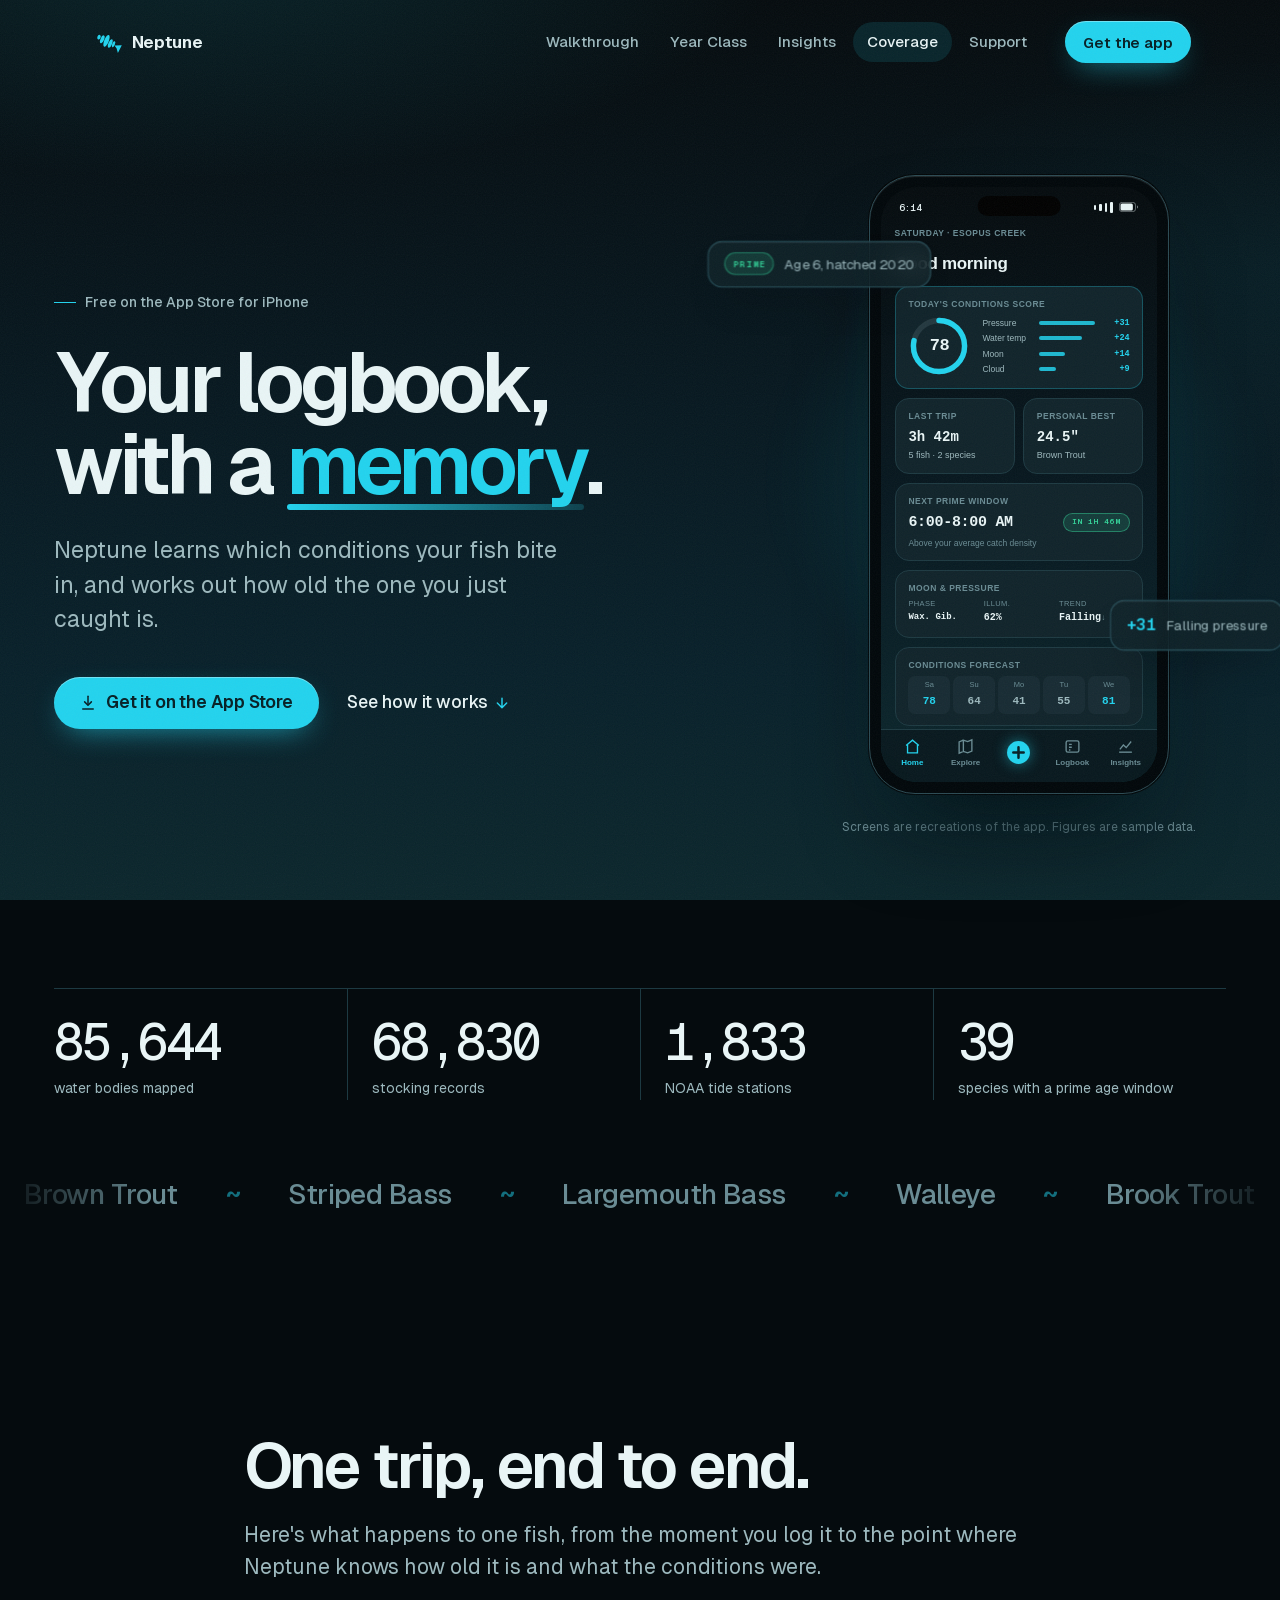
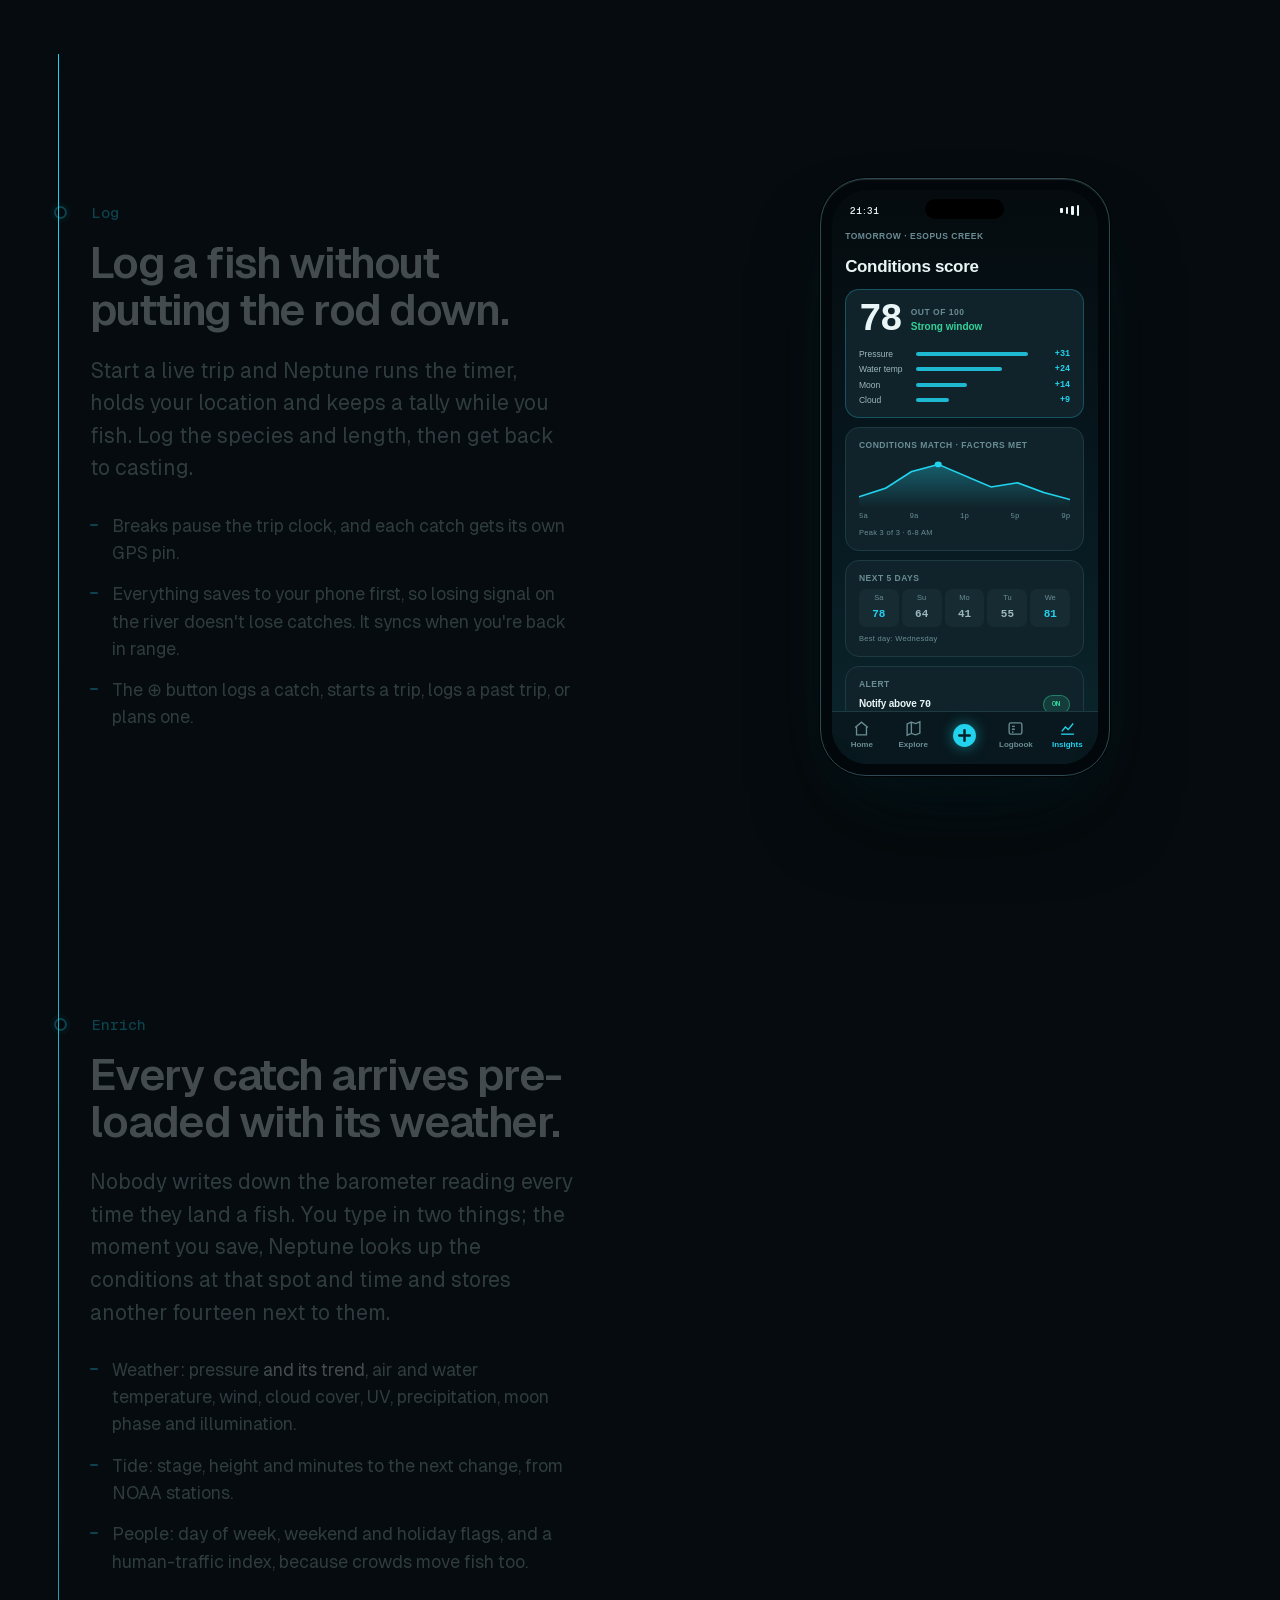
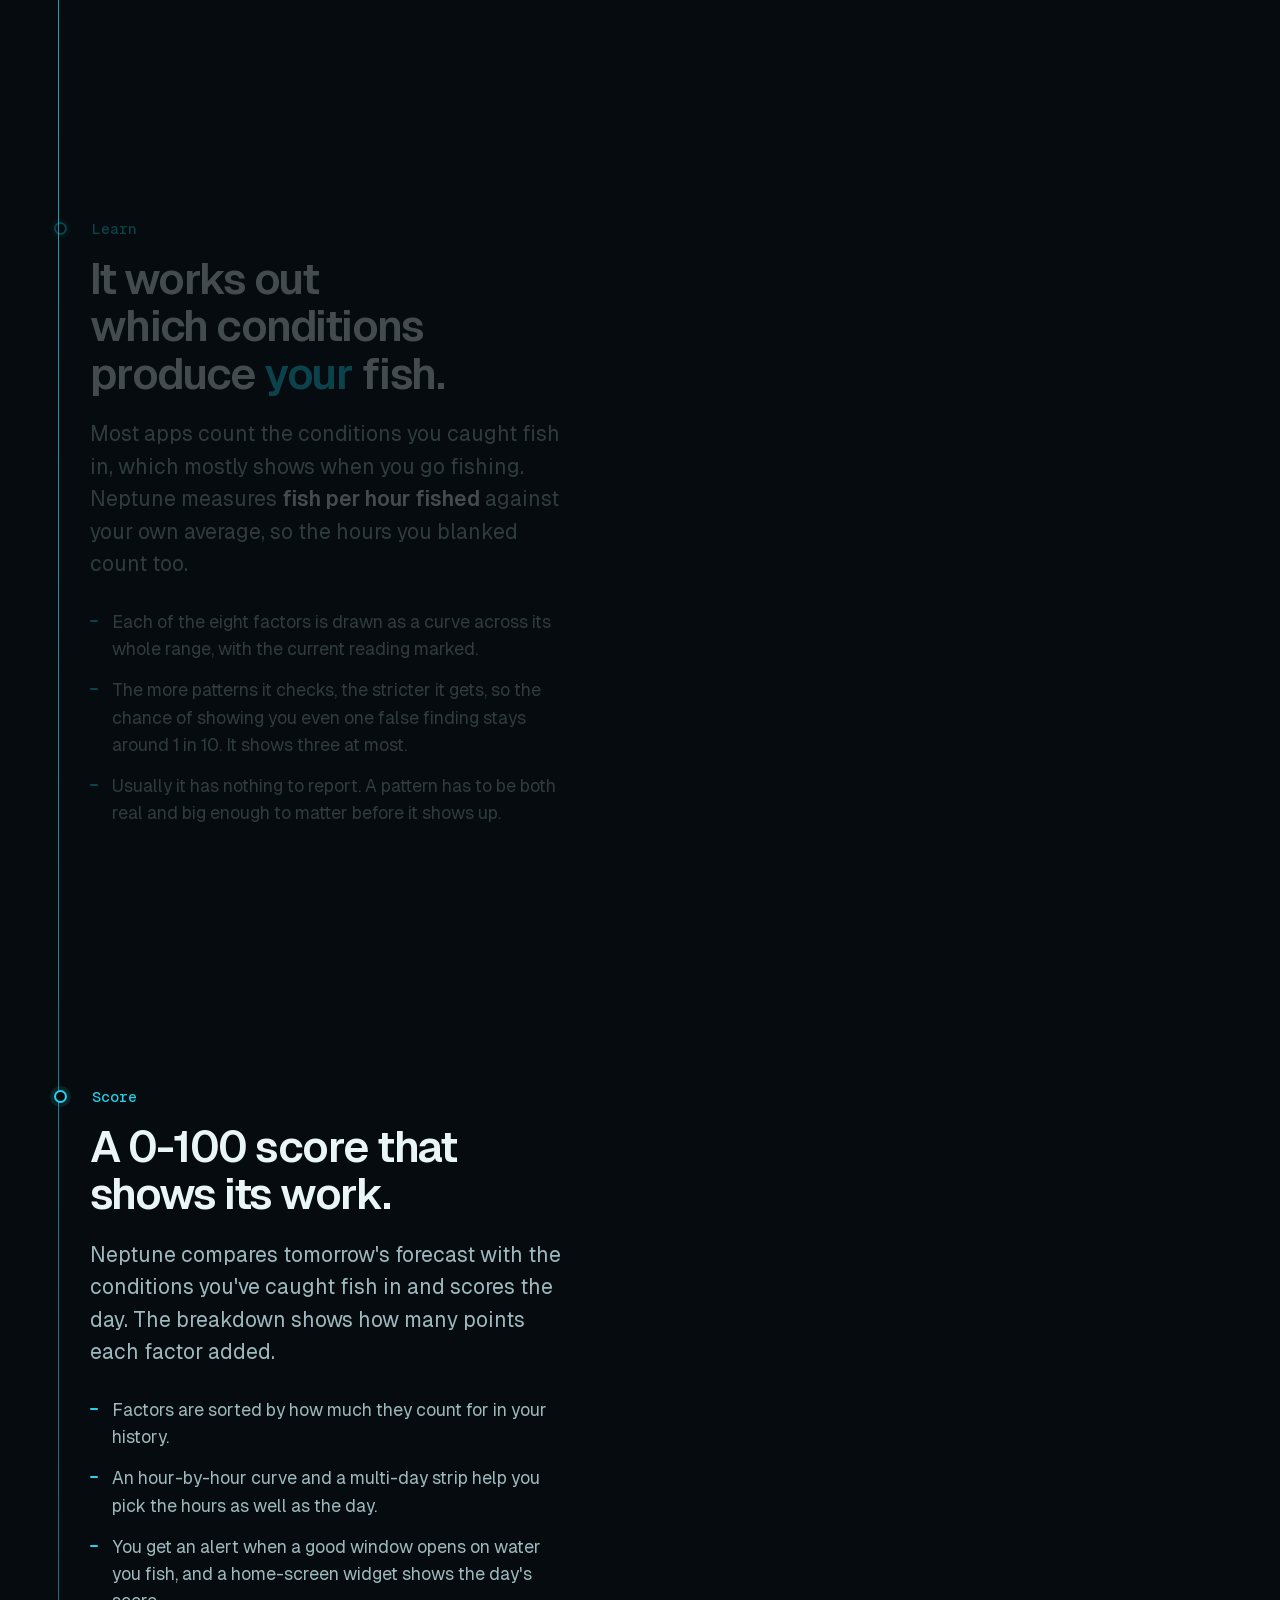
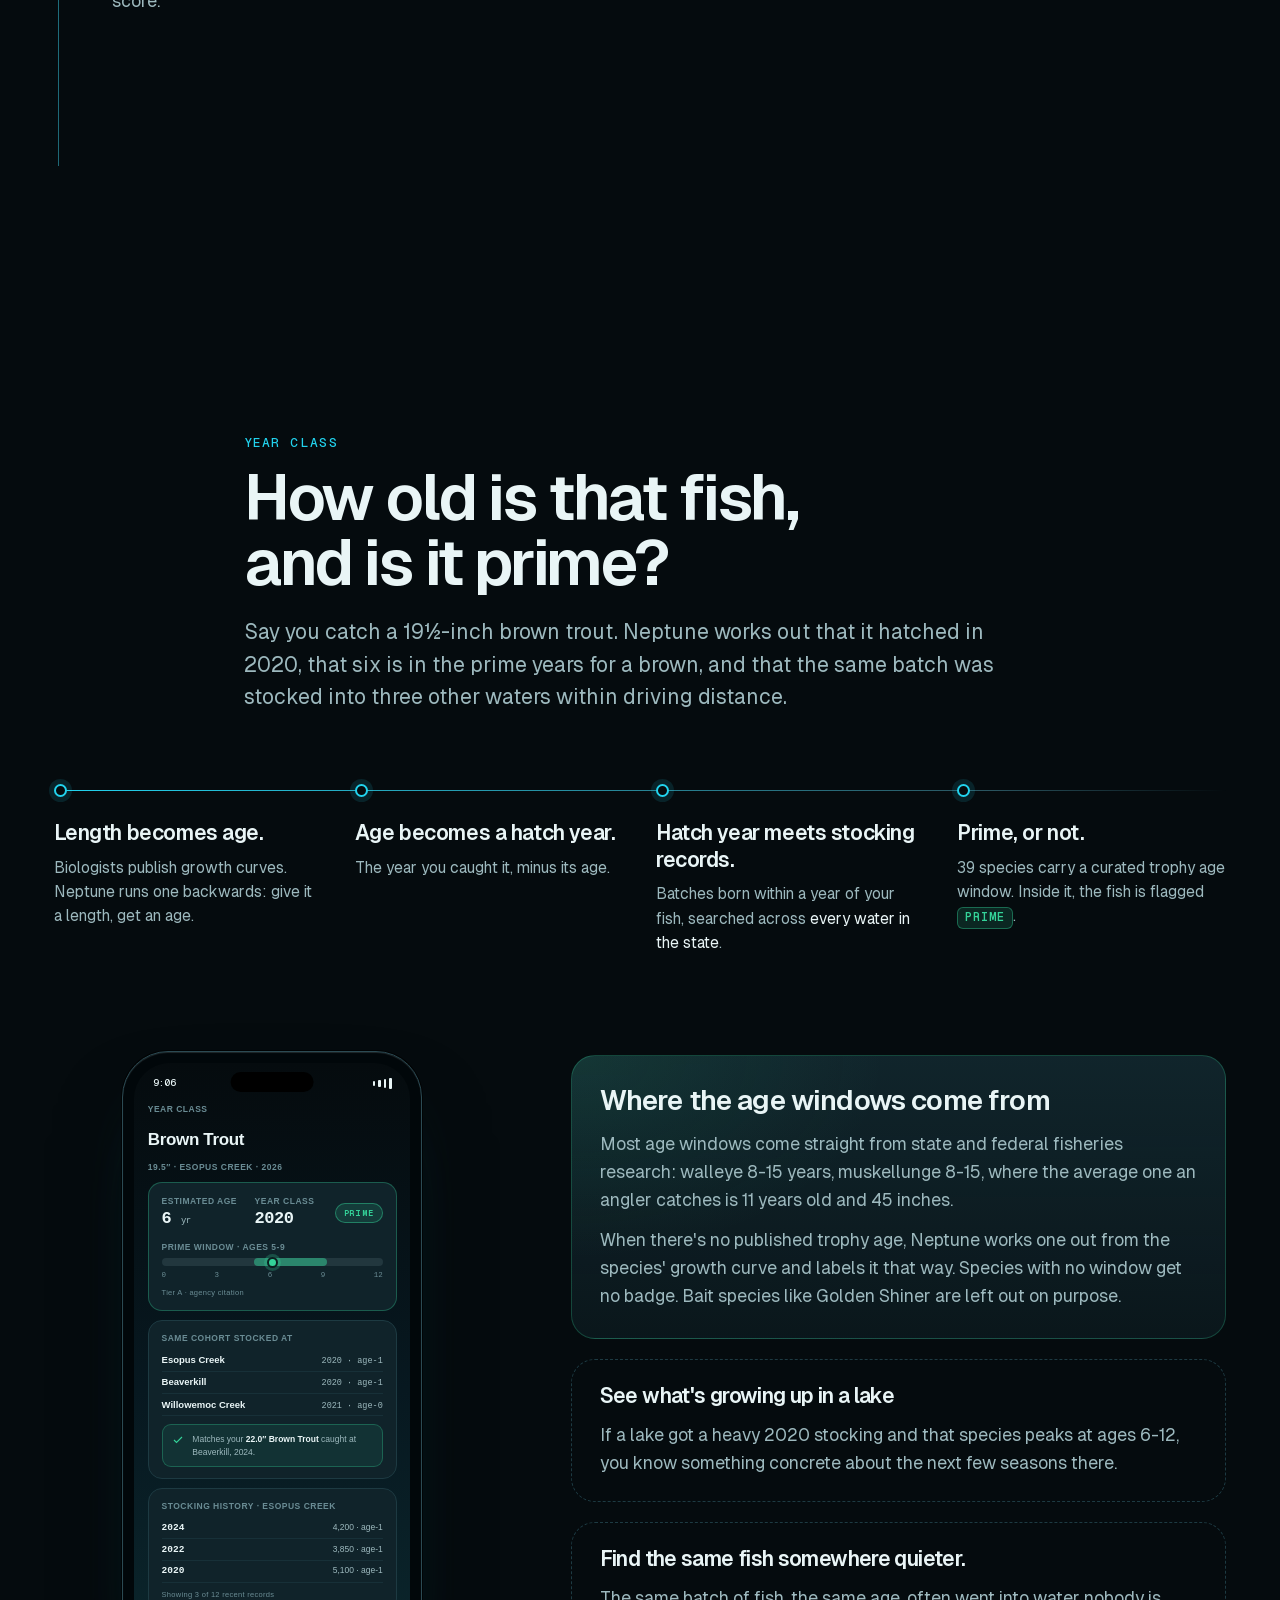
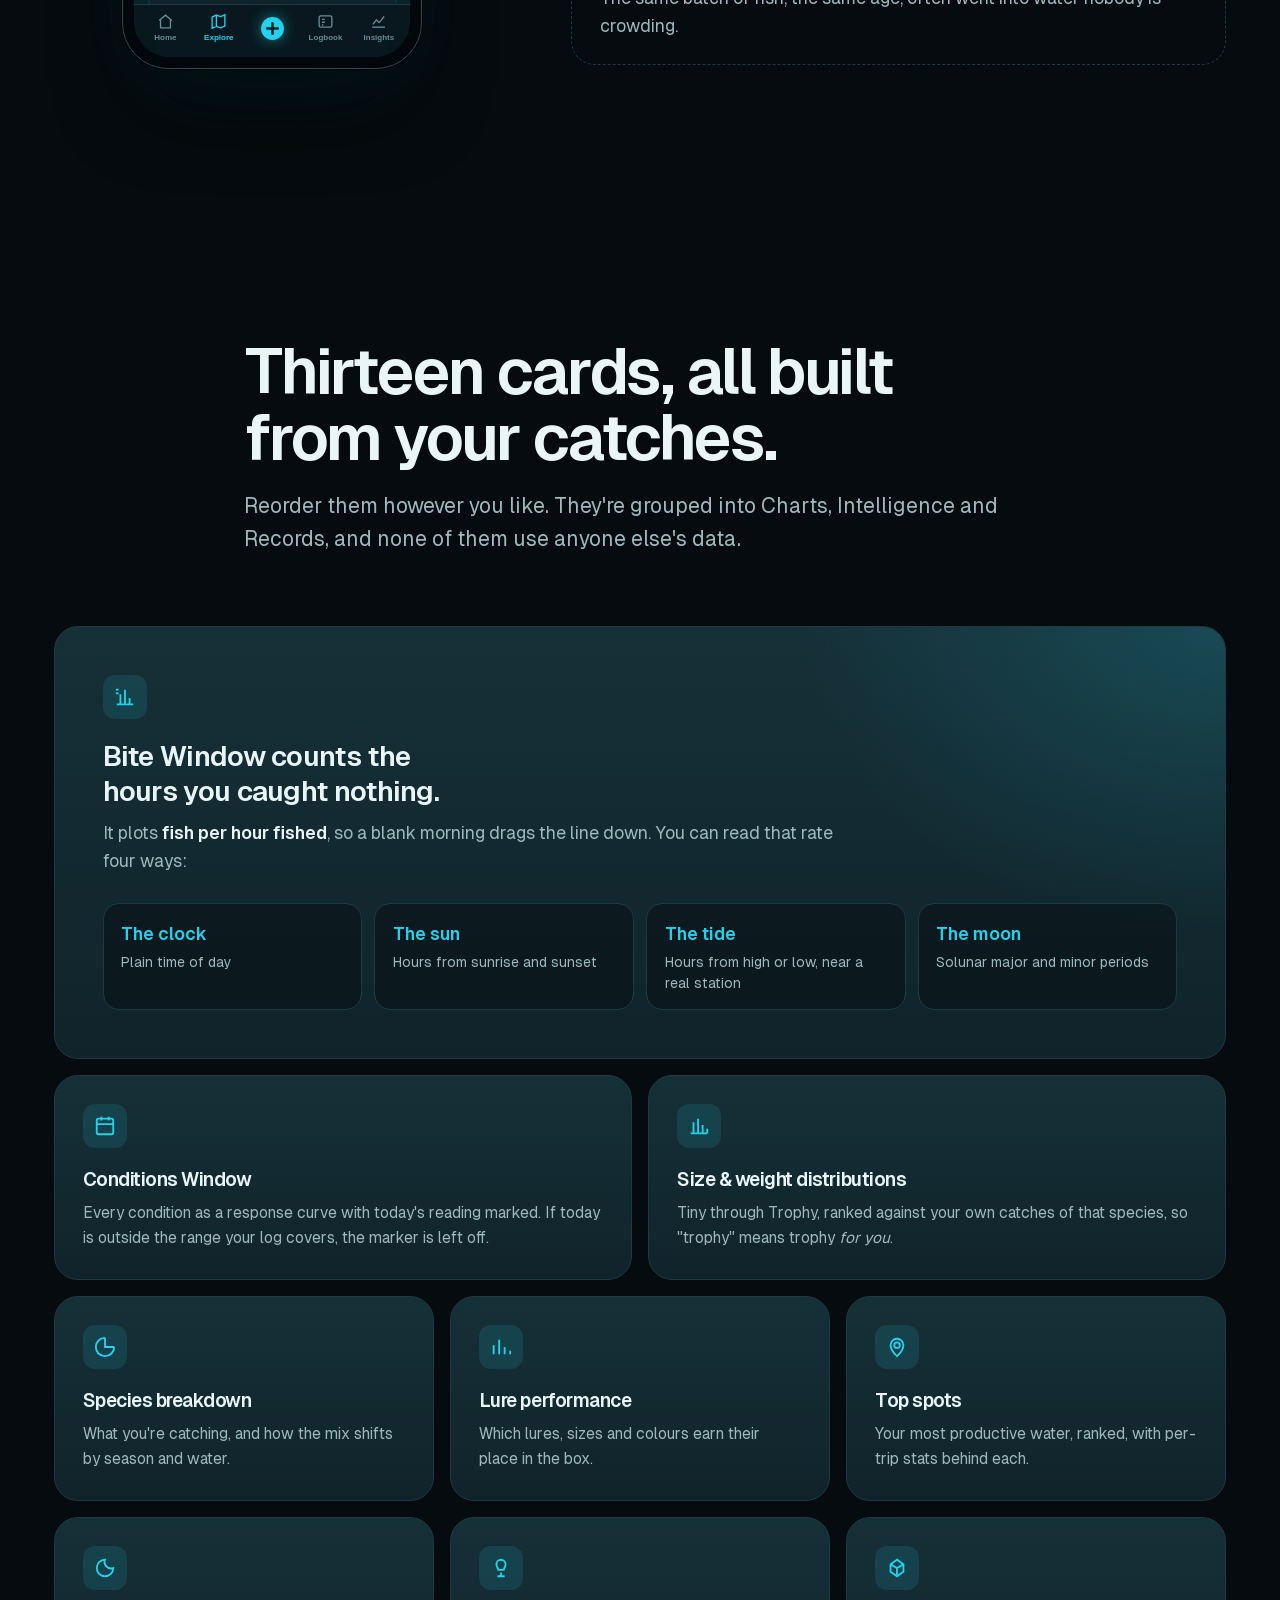
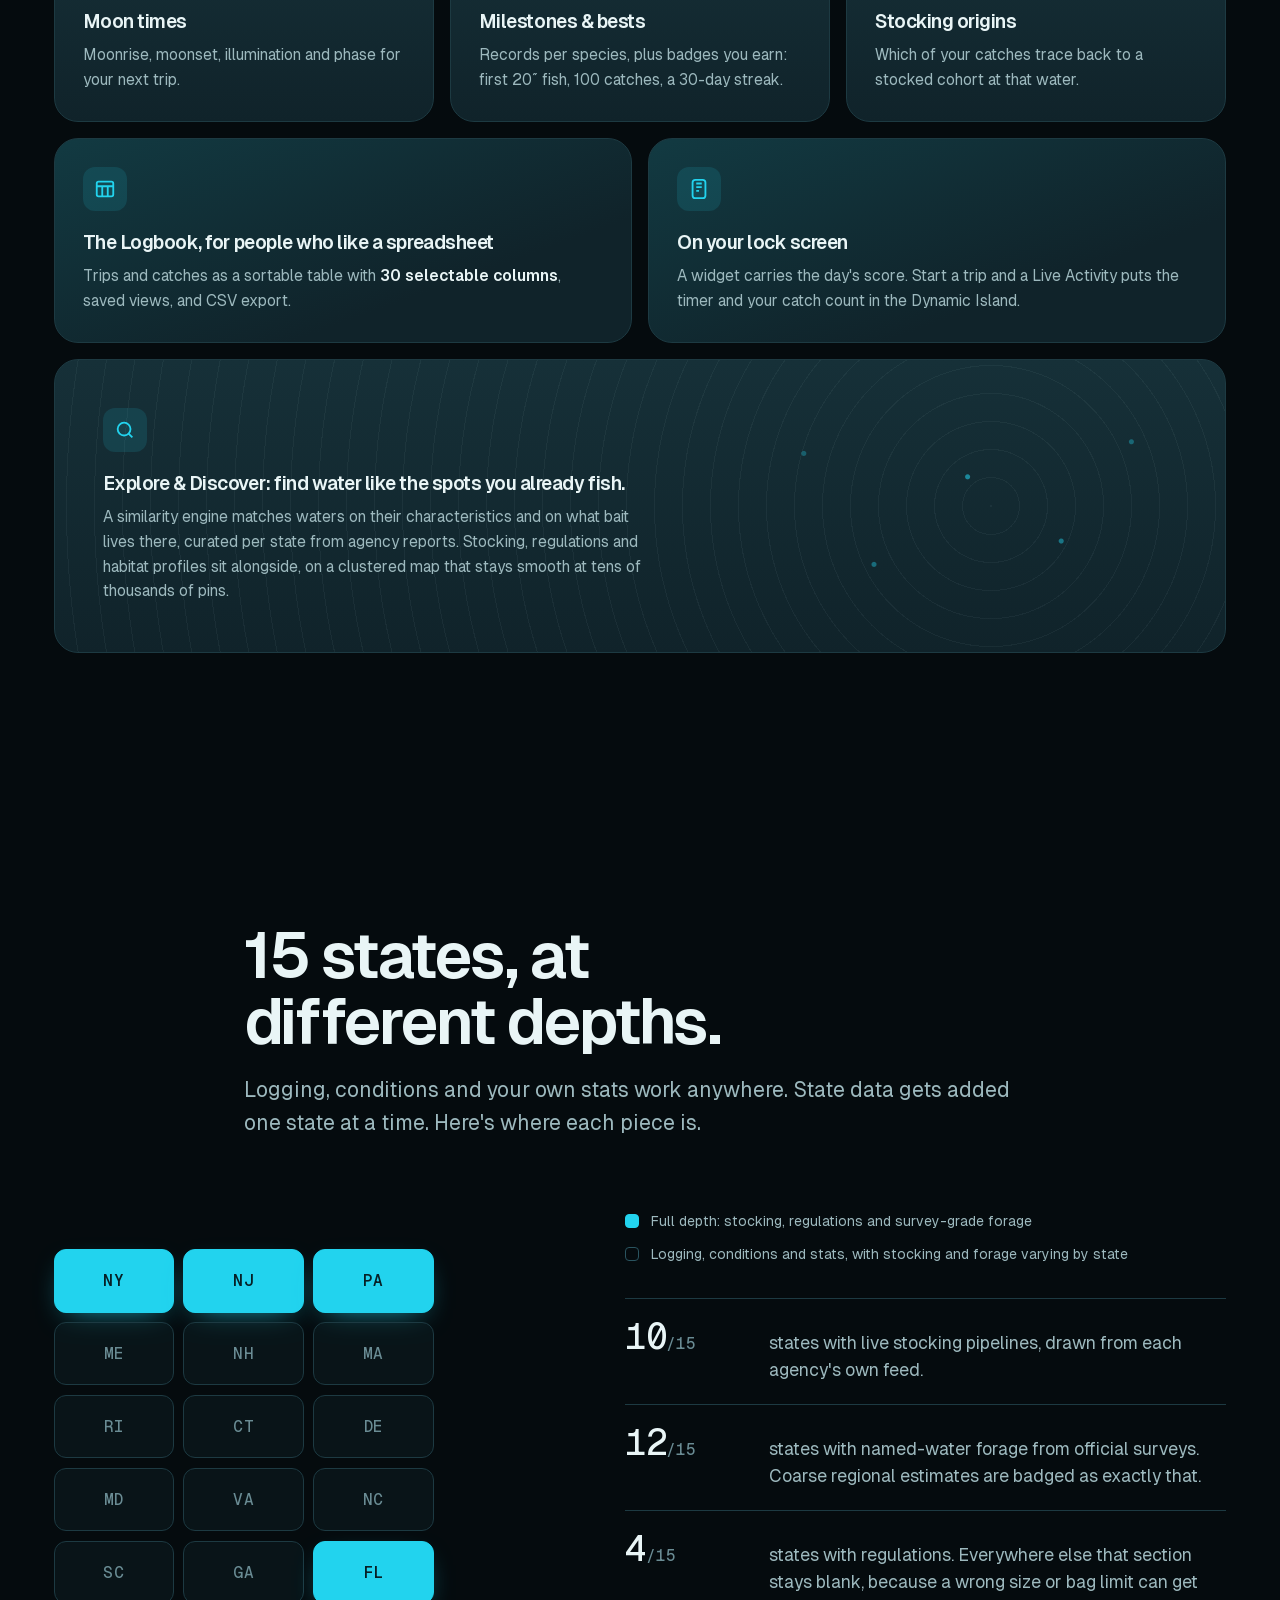
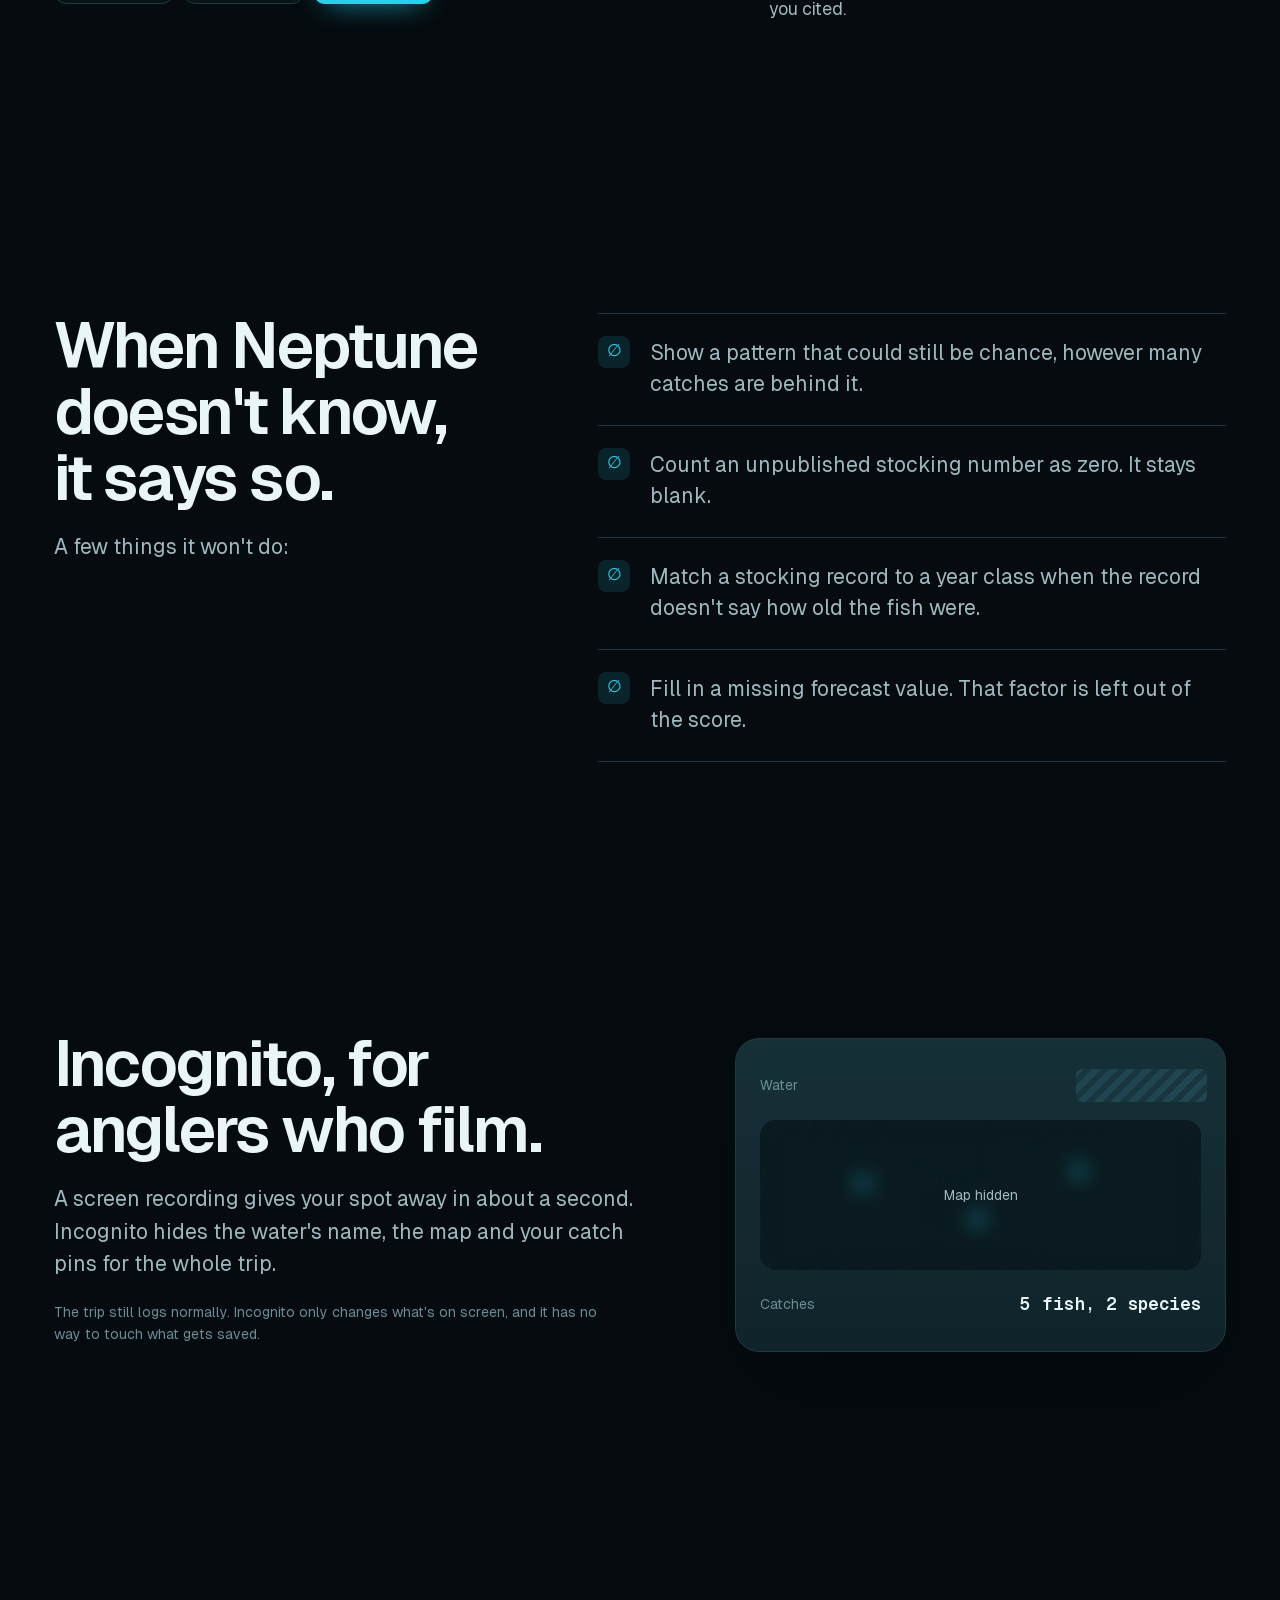
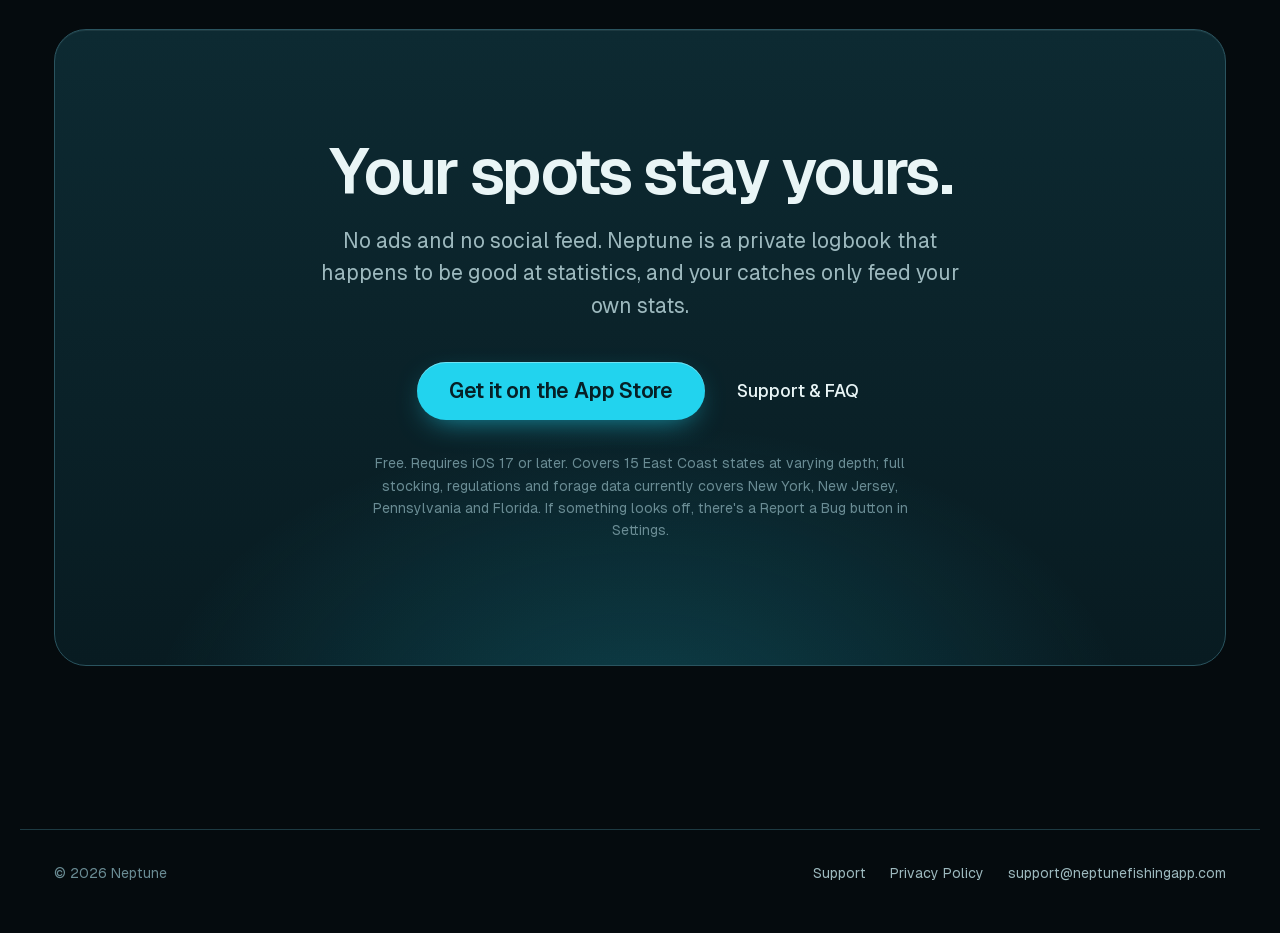
<file: index.html>
<!DOCTYPE html>
<html lang="en">
<head>
<meta charset="UTF-8" />
<meta name="viewport" content="width=device-width, initial-scale=1.0" />
<title>Neptune: A fishing log with a memory</title>
<link rel="icon" href="/favicon.svg" type="image/svg+xml" />
<link rel="icon" href="/favicon.ico" sizes="32x32" />
<link rel="apple-touch-icon" href="/apple-touch-icon.png" />
<meta name="description" content="Neptune is a native iOS fishing log that learns which conditions produce your fish, and works out the year class of the ones you catch." />
<meta name="theme-color" content="#050b0e" />

<meta property="og:title" content="Neptune: A fishing log with a memory" />
<meta property="og:description" content="Log a trip. Neptune captures the conditions, learns your patterns, and tells you how old that fish is." />
<meta property="og:type" content="website" />
<meta property="og:url" content="https://neptunefishingapp.com/" />

<link rel="canonical" href="https://neptunefishingapp.com/" />
<link rel="preload" href="/assets/fonts/Geist-Variable.woff2" as="font" type="font/woff2" crossorigin />
<link rel="stylesheet" href="/assets/site.css" />
<script>document.documentElement.classList.add('js')</script>
<script src="/assets/site.js" defer></script>
</head>
<body>
<a class="skip-link" href="#main">Skip to content</a>

<!-- ===================================================================== -->
<!-- header                                                                -->
<!-- ===================================================================== -->
<header class="site-header" id="siteHeader">
  <div class="wrap header-bar">
    <a class="wordmark" href="/" aria-label="Neptune home">
      <!-- Recreation of the app icon: a sonar-waveform fish skeleton. -->
      <svg class="mark" viewBox="0 0 100 100" aria-hidden="true">
        <g fill="var(--accent)">
          <ellipse cx="20" cy="34" rx="5.4" ry="8" transform="rotate(22 20 34)"/>
          <ellipse cx="31" cy="41" rx="6" ry="14" transform="rotate(22 31 41)"/>
          <ellipse cx="45" cy="46" rx="7.6" ry="21" transform="rotate(22 45 46)"/>
          <ellipse cx="57.5" cy="55" rx="6" ry="15" transform="rotate(22 57.5 55)"/>
          <ellipse cx="68.5" cy="57.5" rx="4.5" ry="10.5" transform="rotate(22 68.5 57.5)"/>
          <path d="M71.5 61.5 L96 60.5 L83 86.5 L78.5 70.5 Z"/>
        </g>
      </svg>
      Neptune
    </a>
    <nav class="nav" aria-label="Page sections">
      <a href="#walkthrough">Walkthrough</a>
      <a href="#year-class">Year Class</a>
      <a href="#insights">Insights</a>
      <a href="#coverage">Coverage</a>
      <a href="/support/">Support</a>
    </nav>
    <!-- App Store href appears in THREE places: this header CTA, the hero
         button, and the closing panel. Update them together.
         Deliberately a SIBLING of .nav, not a child: .nav is hidden on
         narrow screens, and phones are exactly where the install link
         has to stay visible. -->
    <a class="btn btn-primary btn-sm header-cta"
       href="https://apps.apple.com/app/id6786295290" target="_blank" rel="noopener">
      Get the app
    </a>
  </div>
</header>

<main id="main">

<!-- ===================================================================== -->
<!-- hero                                                                  -->
<!-- ===================================================================== -->
<section class="hero" aria-labelledby="hero-title">
  <div class="wrap hero-grid">
    <div class="hero-copy">
      <p class="hero-kicker load" style="--i:0">Free on the App Store for iPhone</p>

      <h1 id="hero-title">
        <span class="line"><span class="load" style="--i:1">Your logbook,</span></span>
        <span class="line"><span class="load" style="--i:2">with a <em>memory</em>.</span></span>
      </h1>

      <p class="hero-lede load" style="--i:3">
        Neptune learns which conditions your fish bite in, and works out how old the one you just caught is.
      </p>

      <div class="hero-actions load" style="--i:4">
        <a class="btn btn-primary" href="https://apps.apple.com/app/id6786295290" target="_blank" rel="noopener">
          <svg viewBox="0 0 24 24" fill="none" stroke="currentColor" stroke-width="2" stroke-linecap="round" stroke-linejoin="round" width="18" height="18" aria-hidden="true"><path d="M12 3v11"/><path d="m7.5 10.5 4.5 4.5 4.5-4.5"/><path d="M5 20h14"/></svg>
          Get it on the App Store
        </a>
        <a class="text-link" href="#walkthrough">
          See how it works
          <svg viewBox="0 0 24 24" fill="none" stroke="currentColor" stroke-width="2.2" stroke-linecap="round" stroke-linejoin="round" width="16" height="16" aria-hidden="true"><path d="M12 5v14M19 12l-7 7-7-7"/></svg>
        </a>
      </div>
    </div>

    <figure class="hero-visual">
      <div class="sonar" aria-hidden="true"><i></i><i></i><i></i></div>
      <div class="tilt" id="heroTilt">
        <div class="phone-wrap">
      <div class="phone">
        <div class="phone-screen">
          <div class="status-bar">
            <span>6:14</span>
            <span class="glyphs" aria-hidden="true">
              <i class="bar" style="height:5px"></i>
              <i class="bar" style="height:7px"></i>
              <i class="bar" style="height:9px"></i>
              <i class="bar" style="height:11px"></i>
              <svg aria-hidden="true" viewBox="0 0 26 13" width="20" height="10" style="margin-left:3px"><rect x="0.5" y="0.5" width="21" height="12" rx="3.5" fill="none" stroke="currentColor" opacity="0.5"/><rect x="2" y="2" width="16" height="9" rx="2" fill="currentColor"/><path d="M23.5 4.5v4a2.2 2.2 0 0 0 0-4z" fill="currentColor" opacity="0.5"/></svg>
            </span>
          </div>

          <div class="screen-body">
            <p class="app-eyebrow" style="margin:0">Saturday · Esopus Creek</p>
            <h2 class="screen-title">Good morning</h2>

            <!-- Conditions Score card -->
            <div class="app-card" style="border-color:var(--accent-line)">
              <p class="app-eyebrow">Today's conditions score</p>
              <div class="score-row">
                <div class="score-ring" role="img" aria-label="Conditions score 78 out of 100">
                  <svg aria-hidden="true" viewBox="0 0 80 80">
                    <circle cx="40" cy="40" r="33" fill="none" stroke="rgba(143,174,180,0.16)" stroke-width="7"/>
                    <circle class="score-arc" cx="40" cy="40" r="33" fill="none" stroke="var(--accent)"
                            stroke-width="7" stroke-linecap="round"
                            stroke-dasharray="207.3" stroke-dashoffset="45.6"
                            transform="rotate(-90 40 40)"/>
                  </svg>
                  <b class="data">78</b>
                </div>
                <div class="score-bars">
                  <div class="fbar"><span>Pressure</span><i style="--w:88%"></i><b class="data">+31</b></div>
                  <div class="fbar"><span>Water temp</span><i style="--w:68%"></i><b class="data">+24</b></div>
                  <div class="fbar"><span>Moon</span><i style="--w:40%"></i><b class="data">+14</b></div>
                  <div class="fbar"><span>Cloud</span><i style="--w:26%"></i><b class="data">+9</b></div>
                </div>
              </div>
            </div>

            <!-- Two small home tiles -->
            <div class="mini-grid">
              <div class="app-card">
                <p class="app-eyebrow">Last trip</p>
                <b class="data" style="font-size:14px">3h 42m</b>
                <p style="margin:1px 0 0;color:var(--text-dim);font-size:9px">5 fish · 2 species</p>
              </div>
              <div class="app-card">
                <p class="app-eyebrow">Personal best</p>
                <b class="data" style="font-size:14px">24.5&Prime;</b>
                <p style="margin:1px 0 0;color:var(--text-dim);font-size:9px">Brown Trout</p>
              </div>
            </div>

            <!-- Prime Windows: contiguous hour-runs where this angler's own
                 catch density beats their average. -->
            <div class="app-card">
              <p class="app-eyebrow">Next prime window</p>
              <div class="live-head">
                <b class="data" style="font-size:15px">6:00-8:00 AM</b>
                <span class="prime-badge" style="font-size:7.5px">IN 1H 46M</span>
              </div>
              <p style="margin:3px 0 0;color:var(--text-faint);font-size:8.5px">
                Above your average catch density
              </p>
            </div>

            <!-- Moon &amp; Pressure, another native Home card. -->
            <div class="app-card">
              <p class="app-eyebrow">Moon &amp; pressure</p>
              <div class="cond-grid" style="grid-template-columns:repeat(3,1fr)">
                <div><span>Phase</span><b class="data" style="font-size:9px">Wax. Gib.</b></div>
                <div><span>Illum.</span><b class="data">62%</b></div>
                <div><span>Trend</span><b class="data">Falling<i>&darr;</i></b></div>
              </div>
            </div>

            <!-- Deliberately clipped by the screen edge: the real Home grid
                 scrolls, and a hard stop at the last card would read as an
                 unnaturally short screen. -->
            <div class="app-card">
              <p class="app-eyebrow">Conditions forecast</p>
              <div class="day-strip">
                <div><span>Sa</span><b class="data hot">78</b></div>
                <div><span>Su</span><b class="data">64</b></div>
                <div><span>Mo</span><b class="data">41</b></div>
                <div><span>Tu</span><b class="data">55</b></div>
                <div><span>We</span><b class="data hot">81</b></div>
              </div>
            </div>
          </div>

          <!-- Tab bar: Home · Explore · ⊕ · Logbook · Insights -->
          <nav class="tab-bar" aria-hidden="true">
            <span aria-current="page">
              <svg aria-hidden="true" viewBox="0 0 24 24" fill="none" stroke="currentColor" stroke-width="1.9"><path d="M3 10.5 12 3l9 7.5"/><path d="M5 9.5V21h14V9.5"/></svg>
              Home
            </span>
            <span>
              <svg aria-hidden="true" viewBox="0 0 24 24" fill="none" stroke="currentColor" stroke-width="1.9"><path d="M9 3 3 5.5v16L9 19l6 2 6-2.5v-16L15 5 9 3v16"/></svg>
              Explore
            </span>
            <span class="fab-slot">
              <svg aria-hidden="true" viewBox="0 0 24 24" fill="var(--accent)"><circle cx="12" cy="12" r="11"/><path d="M12 7v10M7 12h10" stroke="var(--on-accent)" stroke-width="2.4" stroke-linecap="round"/></svg>
            </span>
            <span>
              <svg aria-hidden="true" viewBox="0 0 24 24" fill="none" stroke="currentColor" stroke-width="1.9"><rect x="3" y="4" width="18" height="16" rx="2.5"/><path d="M7 9h4M7 13h4M7 17h2"/></svg>
              Logbook
            </span>
            <span>
              <svg aria-hidden="true" viewBox="0 0 24 24" fill="none" stroke="currentColor" stroke-width="1.9"><path d="M3 20h18"/><path d="M4 16l5-6 4 3.5L20 5"/></svg>
              Insights
            </span>
          </nav>
        </div>
      </div>
        </div>
        <div class="float-chip chip-a" aria-hidden="true">
          <span class="prime-badge">PRIME</span>
          <span>Age 6, hatched 2020</span>
        </div>
        <div class="float-chip chip-b" aria-hidden="true">
          <b class="data">+31</b>
          <span>Falling pressure</span>
        </div>
      </div>
      <figcaption>Screens are recreations of the app. Figures are sample data.</figcaption>
    </figure>
  </div>
</section>

<!-- ===================================================================== -->
<!-- numbers + species marquee                                             -->
<!-- ===================================================================== -->
<section class="numbers" aria-label="Neptune by the numbers">
  <div class="wrap">
    <dl class="num-grid">
      <div class="num reveal" style="--i:0"><dd class="data" data-count="85644">85,644</dd><dt>water bodies mapped</dt></div>
      <div class="num reveal" style="--i:1"><dd class="data" data-count="68830">68,830</dd><dt>stocking records</dt></div>
      <div class="num reveal" style="--i:2"><dd class="data" data-count="1833">1,833</dd><dt>NOAA tide stations</dt></div>
      <div class="num reveal" style="--i:3"><dd class="data" data-count="39">39</dd><dt>species with a prime age window</dt></div>
    </dl>
  </div>

  <div class="marquee" aria-label="Some of the species Neptune knows">
    <div class="marquee-track">
      <ul><li>Brown Trout</li><li>Striped Bass</li><li>Largemouth Bass</li><li>Walleye</li><li>Brook Trout</li><li>Red Drum</li><li>Smallmouth Bass</li><li>Muskellunge</li><li>Summer Flounder</li><li>Rainbow Trout</li><li>Spotted Seatrout</li><li>Northern Pike</li><li>Bluefish</li><li>Lake Trout</li><li>Snook</li><li>Yellow Perch</li><li>Tautog</li><li>Chain Pickerel</li><li>Black Crappie</li><li>Tarpon</li><li>Channel Catfish</li><li>Bluegill</li></ul><ul aria-hidden="true"><li>Brown Trout</li><li>Striped Bass</li><li>Largemouth Bass</li><li>Walleye</li><li>Brook Trout</li><li>Red Drum</li><li>Smallmouth Bass</li><li>Muskellunge</li><li>Summer Flounder</li><li>Rainbow Trout</li><li>Spotted Seatrout</li><li>Northern Pike</li><li>Bluefish</li><li>Lake Trout</li><li>Snook</li><li>Yellow Perch</li><li>Tautog</li><li>Chain Pickerel</li><li>Black Crappie</li><li>Tarpon</li><li>Channel Catfish</li><li>Bluegill</li></ul>
    </div>
  </div>
</section>

<!-- ===================================================================== -->
<!-- walkthrough: sticky phone, scrolling steps                            -->
<!-- ===================================================================== -->
<section class="section" id="walkthrough">
  <div class="wrap section-head reveal">
    <h2 class="section-title">One trip, end to end.</h2>
    <p class="section-lede">
      Here's what happens to one fish, from the moment you log it to the point where Neptune knows how old it is and what the conditions were.
    </p>
  </div>

  <div class="wrap story" id="story">
    <!-- Each .story-step is display:contents on wide screens, so its copy
         lands in the left column and its phone stacks with the others in
         one sticky cell on the right. On narrow screens it is a plain block
         and the phone sits under its own copy. -->
    <div class="story-step">
      <div class="story-copy" data-step="0">
        <p class="step-label">Log</p>
        <h3 class="step-title">Log a fish without putting the rod down.</h3>
        <p class="step-body">
          Start a live trip and Neptune runs the timer, holds your location
          and keeps a tally while you fish. Log the species and length, then
          get back to casting.
        </p>
        <ul class="points">
          <li>Breaks pause the trip clock, and each catch gets its own GPS pin.</li>
          <li>Everything saves to your phone first, so losing signal on the river doesn't lose catches. It syncs when you're back in range.</li>
          <li>The ⊕ button logs a catch, starts a trip, logs a past trip, or plans one.</li>
        </ul>
      </div>
      <div class="phone-wrap story-phone">
        <div class="phone">
          <div class="phone-screen">
            <div class="status-bar"><span>9:02</span><span class="glyphs" aria-hidden="true"><i class="bar" style="height:5px"></i><i class="bar" style="height:7px"></i><i class="bar" style="height:9px"></i><i class="bar" style="height:11px"></i></span></div>
            <div class="screen-body">
              <div class="live-head">
                <span class="live-pill"><span class="dot live" aria-hidden="true"></span>LIVE</span>
                <b class="data">02:47:13</b>
              </div>
              <h2 class="screen-title">Esopus Creek</h2>
              <p class="app-eyebrow" style="margin:0">5 fish · 2 species · 1 break</p>

              <div class="app-card catch-row">
                <div class="fish-dot"></div>
                <div>
                  <b>Brown Trout</b>
                  <p>8:41 AM · dry fly</p>
                </div>
                <span class="data">19.5&Prime;</span>
              </div>
              <div class="app-card catch-row">
                <div class="fish-dot"></div>
                <div>
                  <b>Rainbow Trout</b>
                  <p>8:12 AM · nymph</p>
                </div>
                <span class="data">12.0&Prime;</span>
              </div>
              <div class="app-card catch-row" style="opacity:0.6">
                <div class="fish-dot"></div>
                <div>
                  <b>Brown Trout</b>
                  <p>7:38 AM · nymph</p>
                </div>
                <span class="data">14.25&Prime;</span>
              </div>

              <button class="app-cta" type="button">+ Log a catch</button>
            </div>
          <nav class="tab-bar" aria-hidden="true">
            <span aria-current="page">
              <svg viewBox="0 0 24 24" fill="none" stroke="currentColor" stroke-width="1.9"><path d="M3 10.5 12 3l9 7.5"/><path d="M5 9.5V21h14V9.5"/></svg>
              Home
            </span>
            <span>
              <svg viewBox="0 0 24 24" fill="none" stroke="currentColor" stroke-width="1.9"><path d="M9 3 3 5.5v16L9 19l6 2 6-2.5v-16L15 5 9 3v16"/></svg>
              Explore
            </span>
            <span class="fab-slot">
              <svg viewBox="0 0 24 24" fill="var(--accent)"><circle cx="12" cy="12" r="11"/><path d="M12 7v10M7 12h10" stroke="var(--on-accent)" stroke-width="2.4" stroke-linecap="round"/></svg>
            </span>
            <span>
              <svg viewBox="0 0 24 24" fill="none" stroke="currentColor" stroke-width="1.9"><rect x="3" y="4" width="18" height="16" rx="2.5"/><path d="M7 9h4M7 13h4M7 17h2"/></svg>
              Logbook
            </span>
            <span>
              <svg viewBox="0 0 24 24" fill="none" stroke="currentColor" stroke-width="1.9"><path d="M3 20h18"/><path d="M4 16l5-6 4 3.5L20 5"/></svg>
              Insights
            </span>
          </nav>
          </div>
        </div>
      </div>
    </div>

    <div class="story-step">
      <div class="story-copy" data-step="1">
        <p class="step-label">Enrich</p>
        <h3 class="step-title">Every catch arrives pre-loaded with its weather.</h3>
        <p class="step-body">
          Nobody writes down the barometer reading every time they land a
          fish. You type in two things; the moment you save, Neptune looks up
          the conditions at that spot and time and stores another fourteen
          next to them.
        </p>
        <ul class="points">
          <li>Weather: pressure <em>and its trend</em>, air and water temperature, wind, cloud cover, UV, precipitation, moon phase and illumination.</li>
          <li>Tide: stage, height and minutes to the next change, from NOAA stations.</li>
          <li>People: day of week, weekend and holiday flags, and a human-traffic index, because crowds move fish too.</li>
        </ul>
      </div>
      <div class="phone-wrap story-phone">
        <div class="phone">
          <div class="phone-screen">
            <div class="status-bar"><span>9:04</span><span class="glyphs" aria-hidden="true"><i class="bar" style="height:5px"></i><i class="bar" style="height:7px"></i><i class="bar" style="height:9px"></i><i class="bar" style="height:11px"></i></span></div>
            <div class="screen-body">
              <p class="app-eyebrow" style="margin:0">Catch detail</p>
              <h2 class="screen-title">Brown Trout</h2>
              <div class="measure-row">
                <span><b class="data">19.5</b> in</span>
                <span><b class="data">3.1</b> lb</span>
                <span class="tier-chip">Trophy tier</span>
              </div>

              <div class="app-card">
                <p class="app-eyebrow">
                  Conditions at catch
                  <span class="auto-chip">AUTO</span>
                </p>
                <div class="cond-grid">
                  <div><span>Pressure</span><b class="data">30.12<i>&darr;</i></b></div>
                  <div><span>Water</span><b class="data">54&deg;F</b></div>
                  <div><span>Air</span><b class="data">61&deg;F</b></div>
                  <div><span>Wind</span><b class="data">6 NW</b></div>
                  <div><span>Cloud</span><b class="data">80%</b></div>
                  <div><span>Precip</span><b class="data">0.02&Prime;</b></div>
                  <div><span>Moon</span><b class="data">62%</b></div>
                  <div><span>UV</span><b class="data">3</b></div>
                </div>
              </div>

              <div class="app-card">
                <p class="app-eyebrow">Location</p>
                <div class="map-stub" aria-hidden="true">
                  <span class="pin"></span>
                </div>
              </div>

              <!-- The manual side of the record, for contrast with AUTO above. -->
              <div class="app-card">
                <p class="app-eyebrow">Tackle</p>
                <div class="cond-grid" style="grid-template-columns:repeat(2,1fr)">
                  <div><span>Lure</span><b style="font-size:9.5px">Elk Hair Caddis</b></div>
                  <div><span>Size / colour</span><b style="font-size:9.5px">#14 · Tan</b></div>
                  <div><span>Main line</span><b class="data">6 lb mono</b></div>
                  <div><span>Leader</span><b class="data">5x fluoro</b></div>
                </div>
              </div>

              <div class="app-card">
                <p class="app-eyebrow">Notes</p>
                <p style="margin:0;font-size:9.5px;color:var(--text-dim);line-height:1.45">
                  Riffle below the bend, third cast. Fish held tight to the
                  seam once the light went off the water.
                </p>
              </div>

              <!-- Narrative bridge to the Year Class section further down. -->
              <div class="app-card yc-card">
                <div class="live-head">
                  <div>
                    <p class="app-eyebrow" style="margin:0">Year class</p>
                    <b class="data" style="font-size:13px">2020 &middot; age 6</b>
                  </div>
                  <span class="prime-badge">PRIME</span>
                </div>
              </div>
            </div>
          <nav class="tab-bar" aria-hidden="true">
            <span>
              <svg viewBox="0 0 24 24" fill="none" stroke="currentColor" stroke-width="1.9"><path d="M3 10.5 12 3l9 7.5"/><path d="M5 9.5V21h14V9.5"/></svg>
              Home
            </span>
            <span>
              <svg viewBox="0 0 24 24" fill="none" stroke="currentColor" stroke-width="1.9"><path d="M9 3 3 5.5v16L9 19l6 2 6-2.5v-16L15 5 9 3v16"/></svg>
              Explore
            </span>
            <span class="fab-slot">
              <svg viewBox="0 0 24 24" fill="var(--accent)"><circle cx="12" cy="12" r="11"/><path d="M12 7v10M7 12h10" stroke="var(--on-accent)" stroke-width="2.4" stroke-linecap="round"/></svg>
            </span>
            <span aria-current="page">
              <svg viewBox="0 0 24 24" fill="none" stroke="currentColor" stroke-width="1.9"><rect x="3" y="4" width="18" height="16" rx="2.5"/><path d="M7 9h4M7 13h4M7 17h2"/></svg>
              Logbook
            </span>
            <span>
              <svg viewBox="0 0 24 24" fill="none" stroke="currentColor" stroke-width="1.9"><path d="M3 20h18"/><path d="M4 16l5-6 4 3.5L20 5"/></svg>
              Insights
            </span>
          </nav>
          </div>
        </div>
      </div>
    </div>

    <div class="story-step">
      <div class="story-copy" data-step="2">
        <p class="step-label">Learn</p>
        <h3 class="step-title">It works out which conditions produce <em>your</em> fish.</h3>
        <p class="step-body">
          Most apps count the conditions you caught fish in, which mostly
          shows when you go fishing. Neptune measures
          <strong>fish per hour fished</strong> against your own average, so
          the hours you blanked count too.
        </p>
        <ul class="points">
          <li>Each of the eight factors is drawn as a curve across its whole range, with the current reading marked.</li>
          <li>The more patterns it checks, the stricter it gets, so the chance of showing you even one false finding stays around 1 in 10. It shows three at most.</li>
          <li>Usually it has nothing to report. A pattern has to be both real and big enough to matter before it shows up.</li>
        </ul>
      </div>
      <div class="phone-wrap story-phone">
        <div class="phone">
          <div class="phone-screen">
            <div class="status-bar"><span>21:30</span><span class="glyphs" aria-hidden="true"><i class="bar" style="height:5px"></i><i class="bar" style="height:7px"></i><i class="bar" style="height:9px"></i><i class="bar" style="height:11px"></i></span></div>
            <div class="screen-body">
              <p class="app-eyebrow" style="margin:0">Conditions window</p>
              <h2 class="screen-title">Barometric pressure</h2>
              <div class="seg" role="tablist" aria-hidden="true">
                <span aria-selected="true">All species</span><span>Spring</span>
              </div>

              <!-- A response curve, not a table: catch rate per hour fished across
                   the factor's whole range, with today's reading marked on it. The
                   y-axis is fish/hr, which is what having a denominator buys. -->
              <div class="app-card">
                <p class="app-eyebrow">Catch rate &middot; fish per hour fished</p>
                <svg class="spark" viewBox="0 0 240 74" preserveAspectRatio="none" role="img" aria-label="Catch rate against barometric pressure, peaking near 30.0 inches of mercury">
                  <defs>
                    <linearGradient id="curveFill" x1="0" y1="0" x2="0" y2="1">
                      <stop offset="0%" stop-color="var(--accent)" stop-opacity="0.30"/>
                      <stop offset="100%" stop-color="var(--accent)" stop-opacity="0"/>
                    </linearGradient>
                  </defs>
                  <path d="M0 62 L40 55 L80 34 L120 16 L160 30 L200 50 L240 60 L240 74 L0 74 Z" fill="url(#curveFill)"/>
                  <path d="M0 62 L40 55 L80 34 L120 16 L160 30 L200 50 L240 60" fill="none" stroke="var(--accent)" stroke-width="2.2" stroke-linecap="round" stroke-linejoin="round"/>
                  <circle cx="120" cy="16" r="4" fill="var(--accent)"/>
                  <line x1="120" y1="16" x2="120" y2="74" stroke="var(--accent)" stroke-width="1" stroke-dasharray="2 3" opacity="0.55"/>
                </svg>
                <div class="spark-axis data"><span>29.4</span><span>29.7</span><span>30.0</span><span>30.3</span><span>30.6</span></div>
                <p class="yc-src" style="margin-top:0.35rem">Now: 30.12 inHg &middot; 1.8 fish/hr</p>
              </div>

              <!-- The Insights card: at most three findings, each one already
                   through the interval, effect-floor and family-wise gates. -->
              <div class="app-card lift-row">
                <div class="lift-head"><b>Pressure trend</b><span class="lift-val data">1.9&times;</span></div>
                <p class="lift-band data">Falling &middot; 2.1 vs 1.1 fish/hr</p>
                <div class="lift-bar"><i style="--w:100%"></i></div>
                <p class="lift-n data">90% interval 1.3-2.8 &middot; 41 trips</p>
              </div>

              <div class="app-card lift-row">
                <div class="lift-head"><b>Water Temp</b><span class="lift-val data">1.5&times;</span></div>
                <p class="lift-band data">52-56 &deg;F &middot; 1.7 fish/hr</p>
                <div class="lift-bar"><i style="--w:70%"></i></div>
                <p class="lift-n data">90% interval 1.1-2.2 &middot; 36 trips</p>
              </div>

              <!-- What the card looks like most of the time, and deliberately so. -->
              <div class="app-card lift-row muted">
                <div class="lift-head"><b>Everything else</b><span class="lift-val data">n/a</span></div>
                <p class="lift-band">No solid pattern yet</p>
                <div class="lift-bar"><i style="--w:0%"></i></div>
                <p class="lift-n data">Intervals still cross 1.0&times;</p>
              </div>
            </div>
          <nav class="tab-bar" aria-hidden="true">
            <span>
              <svg viewBox="0 0 24 24" fill="none" stroke="currentColor" stroke-width="1.9"><path d="M3 10.5 12 3l9 7.5"/><path d="M5 9.5V21h14V9.5"/></svg>
              Home
            </span>
            <span>
              <svg viewBox="0 0 24 24" fill="none" stroke="currentColor" stroke-width="1.9"><path d="M9 3 3 5.5v16L9 19l6 2 6-2.5v-16L15 5 9 3v16"/></svg>
              Explore
            </span>
            <span class="fab-slot">
              <svg viewBox="0 0 24 24" fill="var(--accent)"><circle cx="12" cy="12" r="11"/><path d="M12 7v10M7 12h10" stroke="var(--on-accent)" stroke-width="2.4" stroke-linecap="round"/></svg>
            </span>
            <span>
              <svg viewBox="0 0 24 24" fill="none" stroke="currentColor" stroke-width="1.9"><rect x="3" y="4" width="18" height="16" rx="2.5"/><path d="M7 9h4M7 13h4M7 17h2"/></svg>
              Logbook
            </span>
            <span aria-current="page">
              <svg viewBox="0 0 24 24" fill="none" stroke="currentColor" stroke-width="1.9"><path d="M3 20h18"/><path d="M4 16l5-6 4 3.5L20 5"/></svg>
              Insights
            </span>
          </nav>
          </div>
        </div>
      </div>
    </div>

    <div class="story-step">
      <div class="story-copy" data-step="3">
        <p class="step-label">Score</p>
        <h3 class="step-title">A 0-100 score that shows its work.</h3>
        <p class="step-body">
          Neptune compares tomorrow's forecast with the conditions you've caught fish in and scores the day. The breakdown shows how many points each factor added.
        </p>
        <ul class="points">
          <li>Factors are sorted by how much they count for in your history.</li>
          <li>An hour-by-hour curve and a multi-day strip help you pick the hours as well as the day.</li>
          <li>You get an alert when a good window opens on water you fish, and a home-screen widget shows the day's score.</li>
        </ul>
      </div>
      <div class="phone-wrap story-phone">
        <div class="phone">
          <div class="phone-screen">
            <div class="status-bar"><span>21:31</span><span class="glyphs" aria-hidden="true"><i class="bar" style="height:5px"></i><i class="bar" style="height:7px"></i><i class="bar" style="height:9px"></i><i class="bar" style="height:11px"></i></span></div>
            <div class="screen-body">
              <p class="app-eyebrow" style="margin:0">Tomorrow · Esopus Creek</p>
              <h2 class="screen-title">Conditions score</h2>

              <div class="app-card" style="border-color:var(--accent-line)">
                <div class="big-score">
                  <b class="data">78</b>
                  <div>
                    <p class="app-eyebrow" style="margin:0">out of 100</p>
                    <p style="margin:2px 0 0;font-size:10px;color:var(--success);font-weight:700">Strong window</p>
                  </div>
                </div>
                <div class="score-bars" style="margin-top:0.55rem">
                  <div class="fbar"><span>Pressure</span><i style="--w:88%"></i><b class="data">+31</b></div>
                  <div class="fbar"><span>Water temp</span><i style="--w:68%"></i><b class="data">+24</b></div>
                  <div class="fbar"><span>Moon</span><i style="--w:40%"></i><b class="data">+14</b></div>
                  <div class="fbar"><span>Cloud</span><i style="--w:26%"></i><b class="data">+9</b></div>
                </div>
              </div>

              <div class="app-card">
                <!-- Distinct metric from the 0-100 score above: this is the
                     Home hero card's conditions-MATCH curve, a 0-3 count of
                     how many of the angler's best-condition factors an hour
                     meets. Deliberately not labelled as a score. -->
                <p class="app-eyebrow">Conditions match &middot; factors met</p>
                <svg class="spark" viewBox="0 0 240 74" preserveAspectRatio="none" role="img" aria-label="Hourly conditions match, peaking at 3 of 3 factors met in early morning">
                  <defs>
                    <linearGradient id="sparkFill" x1="0" y1="0" x2="0" y2="1">
                      <stop offset="0%" stop-color="var(--accent)" stop-opacity="0.34"/>
                      <stop offset="100%" stop-color="var(--accent)" stop-opacity="0"/>
                    </linearGradient>
                  </defs>
                  <path d="M0 58 L30 46 L60 22 L90 12 L120 28 L150 44 L180 38 L210 52 L240 62 L240 74 L0 74 Z" fill="url(#sparkFill)"/>
                  <path d="M0 58 L30 46 L60 22 L90 12 L120 28 L150 44 L180 38 L210 52 L240 62" fill="none" stroke="var(--accent)" stroke-width="2.2" stroke-linecap="round" stroke-linejoin="round"/>
                  <circle cx="90" cy="12" r="4" fill="var(--accent)"/>
                </svg>
                <div class="spark-axis data"><span>5a</span><span>9a</span><span>1p</span><span>5p</span><span>9p</span></div>
                <p class="yc-src" style="margin-top:0.35rem">Peak 3 of 3 &middot; 6-8 AM</p>
              </div>

              <div class="app-card">
                <p class="app-eyebrow">Next 5 days</p>
                <div class="day-strip">
                  <div><span>Sa</span><b class="data hot">78</b></div>
                  <div><span>Su</span><b class="data">64</b></div>
                  <div><span>Mo</span><b class="data">41</b></div>
                  <div><span>Tu</span><b class="data">55</b></div>
                  <div><span>We</span><b class="data hot">81</b></div>
                </div>
                <p class="yc-src">Best day: Wednesday</p>
              </div>

              <!-- Conditions Alerts: a real subscription, threshold-gated. -->
              <div class="app-card">
                <p class="app-eyebrow">Alert</p>
                <div class="live-head">
                  <b style="font-size:10px;font-weight:650">Notify above <span class="data">70</span></b>
                  <span class="prime-badge" style="font-size:7.5px">ON</span>
                </div>
                <p style="margin:3px 0 0;color:var(--text-faint);font-size:8.5px">
                  Esopus Creek &middot; 7-day lookahead &middot; quiet hours respected
                </p>
              </div>
            </div>
          <nav class="tab-bar" aria-hidden="true">
            <span>
              <svg viewBox="0 0 24 24" fill="none" stroke="currentColor" stroke-width="1.9"><path d="M3 10.5 12 3l9 7.5"/><path d="M5 9.5V21h14V9.5"/></svg>
              Home
            </span>
            <span>
              <svg viewBox="0 0 24 24" fill="none" stroke="currentColor" stroke-width="1.9"><path d="M9 3 3 5.5v16L9 19l6 2 6-2.5v-16L15 5 9 3v16"/></svg>
              Explore
            </span>
            <span class="fab-slot">
              <svg viewBox="0 0 24 24" fill="var(--accent)"><circle cx="12" cy="12" r="11"/><path d="M12 7v10M7 12h10" stroke="var(--on-accent)" stroke-width="2.4" stroke-linecap="round"/></svg>
            </span>
            <span>
              <svg viewBox="0 0 24 24" fill="none" stroke="currentColor" stroke-width="1.9"><rect x="3" y="4" width="18" height="16" rx="2.5"/><path d="M7 9h4M7 13h4M7 17h2"/></svg>
              Logbook
            </span>
            <span aria-current="page">
              <svg viewBox="0 0 24 24" fill="none" stroke="currentColor" stroke-width="1.9"><path d="M3 20h18"/><path d="M4 16l5-6 4 3.5L20 5"/></svg>
              Insights
            </span>
          </nav>
          </div>
        </div>
      </div>
    </div>
  </div>
</section>

<!-- ===================================================================== -->
<!-- year class                                                            -->
<!-- ===================================================================== -->
<section class="section yc-section" id="year-class">
  <div class="wrap section-head reveal">
    <p class="eyebrow">Year Class</p>
    <h2 class="section-title">How old is that fish, and is it&nbsp;prime?</h2>
    <p class="section-lede">
      Say you catch a 19½-inch brown trout. Neptune works out that it hatched in 2020, that six is in the prime years for a brown, and that the same batch was stocked into three other waters within driving distance.
    </p>
  </div>

  <div class="wrap">
    <ol class="chain reveal" id="chain">
      <li style="--i:0">
        <span class="chain-dot" aria-hidden="true"></span>
        <b>Length becomes age.</b>
        <p>Biologists publish growth curves. Neptune runs one backwards: give it a length, get an age.</p>
      </li>
      <li style="--i:1">
        <span class="chain-dot" aria-hidden="true"></span>
        <b>Age becomes a hatch year.</b>
        <p>The year you caught it, minus its age.</p>
      </li>
      <li style="--i:2">
        <span class="chain-dot" aria-hidden="true"></span>
        <b>Hatch year meets stocking records.</b>
        <p>Batches born within a year of your fish, searched across <em>every water in the state</em>.</p>
      </li>
      <li style="--i:3">
        <span class="chain-dot" aria-hidden="true"></span>
        <b>Prime, or not.</b>
        <p>39 species carry a curated trophy age window. Inside it, the fish is flagged <span class="prime-inline">PRIME</span>.</p>
      </li>
    </ol>
  </div>

  <div class="wrap yc-split">
    <div class="phone-wrap yc-phone reveal">
        <div class="phone">
          <div class="phone-screen">
            <div class="status-bar"><span>9:06</span><span class="glyphs" aria-hidden="true"><i class="bar" style="height:5px"></i><i class="bar" style="height:7px"></i><i class="bar" style="height:9px"></i><i class="bar" style="height:11px"></i></span></div>
            <div class="screen-body">
              <p class="app-eyebrow" style="margin:0">Year class</p>
              <h2 class="screen-title">Brown Trout</h2>
              <p class="app-eyebrow" style="margin:0">19.5&Prime; · Esopus Creek · 2026</p>

              <div class="app-card yc-card">
                <div class="yc-top">
                  <div>
                    <p class="app-eyebrow" style="margin:0">Estimated age</p>
                    <b class="data yc-age">6 <i>yr</i></b>
                  </div>
                  <div>
                    <p class="app-eyebrow" style="margin:0">Year class</p>
                    <b class="data yc-age">2020</b>
                  </div>
                  <span class="prime-badge">PRIME</span>
                </div>

                <p class="app-eyebrow" style="margin:0.6rem 0 0.3rem">Prime window · ages 5-9</p>
                <!-- Age axis 0-12 with the prime band highlighted and a marker at 6. -->
                <div class="yc-axis">
                  <div class="yc-band"></div>
                  <div class="yc-marker" title="Age 6"></div>
                </div>
                <div class="yc-ticks data"><span>0</span><span>3</span><span>6</span><span>9</span><span>12</span></div>
                <p class="yc-src">Tier A · agency citation</p>
              </div>

              <div class="app-card">
                <p class="app-eyebrow">Same cohort stocked at</p>
                <div class="cohort-row"><b>Esopus Creek</b><span class="data">2020 · age-1</span></div>
                <div class="cohort-row"><b>Beaverkill</b><span class="data">2020 · age-1</span></div>
                <div class="cohort-row"><b>Willowemoc Creek</b><span class="data">2021 · age-0</span></div>

                <!-- The real payoff: ties a researched water back to the
                     angler's own trophy-tier catch from the same cohort. -->
                <div class="match-callout">
                  <svg viewBox="0 0 24 24" fill="none" stroke="currentColor" stroke-width="2.2" aria-hidden="true"><path d="M20 6 9 17l-5-5"/></svg>
                  <span>Matches your <b>22.0&Prime; Brown Trout</b> caught at Beaverkill, 2024.</span>
                </div>
              </div>

              <!-- The underlying records the cohort math reads from. -->
              <div class="app-card">
                <p class="app-eyebrow">Stocking history &middot; Esopus Creek</p>
                <div class="cohort-row"><b class="data">2024</b><span>4,200 &middot; age-1</span></div>
                <div class="cohort-row"><b class="data">2022</b><span>3,850 &middot; age-1</span></div>
                <div class="cohort-row"><b class="data">2020</b><span>5,100 &middot; age-1</span></div>
                <p class="yc-src">Showing 3 of 12 recent records</p>
              </div>
            </div>
          <nav class="tab-bar" aria-hidden="true">
            <span>
              <svg viewBox="0 0 24 24" fill="none" stroke="currentColor" stroke-width="1.9"><path d="M3 10.5 12 3l9 7.5"/><path d="M5 9.5V21h14V9.5"/></svg>
              Home
            </span>
            <span aria-current="page">
              <svg viewBox="0 0 24 24" fill="none" stroke="currentColor" stroke-width="1.9"><path d="M9 3 3 5.5v16L9 19l6 2 6-2.5v-16L15 5 9 3v16"/></svg>
              Explore
            </span>
            <span class="fab-slot">
              <svg viewBox="0 0 24 24" fill="var(--accent)"><circle cx="12" cy="12" r="11"/><path d="M12 7v10M7 12h10" stroke="var(--on-accent)" stroke-width="2.4" stroke-linecap="round"/></svg>
            </span>
            <span>
              <svg viewBox="0 0 24 24" fill="none" stroke="currentColor" stroke-width="1.9"><rect x="3" y="4" width="18" height="16" rx="2.5"/><path d="M7 9h4M7 13h4M7 17h2"/></svg>
              Logbook
            </span>
            <span>
              <svg viewBox="0 0 24 24" fill="none" stroke="currentColor" stroke-width="1.9"><path d="M3 20h18"/><path d="M4 16l5-6 4 3.5L20 5"/></svg>
              Insights
            </span>
          </nav>
          </div>
        </div>
    </div>

    <div class="yc-copy">
      <div class="note reveal">
        <h3>Where the age windows come from</h3>
        <p>
          Most age windows come straight from state and federal fisheries
          research: walleye 8-15 years, muskellunge 8-15, where the average one
          an angler catches is 11 years old and 45 inches.
        </p>
        <p>
          When there's no published trophy age, Neptune works one out from the species' growth curve and labels it that way. Species with no window get no badge. Bait species like Golden Shiner are left out on purpose.
        </p>
      </div>

      <div class="why reveal">
        <h3>See what's growing up in a lake</h3>
        <p>
          If a lake got a heavy 2020 stocking and that species peaks at ages
          6-12, you know something concrete about the next few seasons there.
        </p>
      </div>
      <div class="why reveal">
        <h3>Find the same fish somewhere quieter.</h3>
        <p>
          The same batch of fish, the same age, often went into water nobody
          is crowding.
        </p>
      </div>
    </div>
  </div>
</section>

<!-- ===================================================================== -->
<!-- insights bento                                                        -->
<!-- ===================================================================== -->
<section class="section" id="insights">
  <div class="wrap section-head reveal">
    <h2 class="section-title">Thirteen cards, all built from your catches.</h2>
    <p class="section-lede">
      Reorder them however you like. They're grouped into Charts, Intelligence and Records, and none of them use anyone else's data.
    </p>
  </div>

  <div class="wrap">
    <div class="bento" id="bento">
      <!-- Given the full row: the blank-day comparison is the most
           statistically unusual thing in the app. -->
      <article class="tile full tile-feature reveal">
        <div class="tile-icon"><svg aria-hidden="true" viewBox="0 0 24 24" fill="none" stroke="currentColor" stroke-width="2"><path d="M3 20h18"/><path d="M7 20V9M12 20V4M17 20v-7"/><path d="M2 4h3M2 8h3"/></svg></div>
        <h3>Bite Window counts the hours you caught nothing.</h3>
        <p>
          It plots <strong>fish per hour fished</strong>, so a blank morning drags the line down. You can read that rate four ways:
        </p>
        <ul class="lenses">
          <li><b>The clock</b><span>Plain time of day</span></li>
          <li><b>The sun</b><span>Hours from sunrise and sunset</span></li>
          <li><b>The tide</b><span>Hours from high or low, near a real station</span></li>
          <li><b>The moon</b><span>Solunar major and minor periods</span></li>
        </ul>
      </article>

      <article class="tile wide reveal">
        <div class="tile-icon"><svg aria-hidden="true" viewBox="0 0 24 24" fill="none" stroke="currentColor" stroke-width="2"><rect x="3" y="4" width="18" height="17" rx="2"/><path d="M8 2v4M16 2v4M3 10h18"/></svg></div>
        <h3>Conditions Window</h3>
        <p>
          Every condition as a response curve with today's reading marked. If today is outside the range your log covers, the marker is left off.
        </p>
      </article>

      <article class="tile wide reveal">
        <div class="tile-icon"><svg aria-hidden="true" viewBox="0 0 24 24" fill="none" stroke="currentColor" stroke-width="2"><path d="M3 20h18"/><path d="M6 20V8M11 20V4M16 20v-9M21 20v-5"/></svg></div>
        <h3>Size &amp; weight distributions</h3>
        <p>
          Tiny through Trophy, ranked against your own catches of that species,
          so "trophy" means trophy <em>for you</em>.
        </p>
      </article>

      <article class="tile reveal">
        <div class="tile-icon"><svg aria-hidden="true" viewBox="0 0 24 24" fill="none" stroke="currentColor" stroke-width="2"><path d="M12 2a10 10 0 1 0 10 10"/><path d="M12 2v10h10"/></svg></div>
        <h3>Species breakdown</h3>
        <p>What you're catching, and how the mix shifts by season and water.</p>
      </article>
      <article class="tile reveal">
        <div class="tile-icon"><svg aria-hidden="true" viewBox="0 0 24 24" fill="none" stroke="currentColor" stroke-width="2"><path d="M4 20V10M10 20V4M16 20v-8M22 20v-4"/></svg></div>
        <h3>Lure performance</h3>
        <p>Which lures, sizes and colours earn their place in the box.</p>
      </article>
      <article class="tile reveal">
        <div class="tile-icon"><svg aria-hidden="true" viewBox="0 0 24 24" fill="none" stroke="currentColor" stroke-width="2"><circle cx="12" cy="10" r="3"/><path d="M12 22s7-6.4 7-12a7 7 0 1 0-14 0c0 5.6 7 12 7 12z"/></svg></div>
        <h3>Top spots</h3>
        <p>Your most productive water, ranked, with per-trip stats behind each.</p>
      </article>
      <article class="tile reveal">
        <div class="tile-icon"><svg aria-hidden="true" viewBox="0 0 24 24" fill="none" stroke="currentColor" stroke-width="2"><path d="M12 3a9 9 0 1 0 9 9 7 7 0 0 1-9-9z"/></svg></div>
        <h3>Moon times</h3>
        <p>Moonrise, moonset, illumination and phase for your next trip.</p>
      </article>
      <article class="tile reveal">
        <div class="tile-icon"><svg aria-hidden="true" viewBox="0 0 24 24" fill="none" stroke="currentColor" stroke-width="2"><path d="M8 21h8M12 17v4"/><path d="M12 3a5 5 0 0 1 5 5c0 3-2 4-2 6H9c0-2-2-3-2-6a5 5 0 0 1 5-5z"/></svg></div>
        <h3>Milestones &amp; bests</h3>
        <p>Records per species, plus badges you earn: first 20&Prime; fish, 100 catches, a 30-day streak.</p>
      </article>
      <article class="tile reveal">
        <div class="tile-icon"><svg aria-hidden="true" viewBox="0 0 24 24" fill="none" stroke="currentColor" stroke-width="2"><path d="M12 3 5 8v8l7 5 7-5V8z"/><path d="M12 12v9M12 12 5 8M12 12l7-4"/></svg></div>
        <h3>Stocking origins</h3>
        <p>Which of your catches trace back to a stocked cohort at that water.</p>
      </article>

      <article class="tile wide tile-tint reveal">
        <div class="tile-icon"><svg aria-hidden="true" viewBox="0 0 24 24" fill="none" stroke="currentColor" stroke-width="2"><rect x="3" y="4" width="18" height="16" rx="2"/><path d="M3 9h18M9 9v11M15 9v11"/></svg></div>
        <h3>The Logbook, for people who like a spreadsheet</h3>
        <p>
          Trips and catches as a sortable table with
          <strong>30 selectable columns</strong>, saved views, and CSV export.
        </p>
      </article>
      <article class="tile wide tile-tint reveal">
        <div class="tile-icon"><svg aria-hidden="true" viewBox="0 0 24 24" fill="none" stroke="currentColor" stroke-width="2"><rect x="5" y="2" width="14" height="20" rx="3"/><path d="M9 6h6M9 10h6M9 14h3"/></svg></div>
        <h3>On your lock screen</h3>
        <p>
          A widget carries the day's score. Start a trip and a Live Activity
          puts the timer and your catch count in the Dynamic Island.
        </p>
      </article>

      <article class="tile full tile-map reveal">
        <div class="tile-icon"><svg aria-hidden="true" viewBox="0 0 24 24" fill="none" stroke="currentColor" stroke-width="2"><circle cx="11" cy="11" r="7"/><path d="M20 20l-4.3-4.3"/></svg></div>
        <h3>Explore &amp; Discover: find water like the spots you already fish.</h3>
        <p>
          A similarity engine matches waters on their characteristics and on
          what bait lives there, curated per state from agency reports.
          Stocking, regulations and habitat profiles sit alongside, on a
          clustered map that stays smooth at tens of thousands of pins.
        </p>
      </article>
    </div>
  </div>
</section>

<!-- ===================================================================== -->
<!-- coverage                                                              -->
<!-- ===================================================================== -->
<section class="section" id="coverage">
  <div class="wrap section-head reveal">
    <h2 class="section-title">15 states, at different depths.</h2>
    <p class="section-lede">
      Logging, conditions and your own stats work anywhere. State data gets added one state at a time. Here's where each piece is.
    </p>
  </div>

  <div class="wrap coverage">
    <div class="states reveal" role="img"
         aria-label="Full depth in New York, New Jersey, Pennsylvania and Florida. Partial data in the other eleven states.">
      <span class="st deep">NY</span><span class="st deep">NJ</span><span class="st deep">PA</span>
      <span class="st">ME</span><span class="st">NH</span><span class="st">MA</span>
      <span class="st">RI</span><span class="st">CT</span><span class="st">DE</span>
      <span class="st">MD</span><span class="st">VA</span><span class="st">NC</span>
      <span class="st">SC</span><span class="st">GA</span><span class="st deep">FL</span>
    </div>

    <div class="coverage-facts">
      <p class="legend reveal">
        <span><i class="key deep" aria-hidden="true"></i>Full depth: stocking, regulations and survey-grade forage</span>
        <span><i class="key" aria-hidden="true"></i>Logging, conditions and stats, with stocking and forage varying by state</span>
      </p>
      <dl class="facts">
        <div class="reveal"><dt class="data">10<small>/15</small></dt><dd>states with live stocking pipelines, drawn from each agency's own feed.</dd></div>
        <div class="reveal"><dt class="data">12<small>/15</small></dt><dd>states with named-water forage from official surveys. Coarse regional estimates are badged as exactly that.</dd></div>
        <div class="reveal"><dt class="data">4<small>/15</small></dt><dd>states with regulations. Everywhere else that section stays blank, because a wrong size or bag limit can get you cited.</dd></div>
      </dl>
    </div>
  </div>
</section>

<!-- ===================================================================== -->
<!-- honesty                                                               -->
<!-- ===================================================================== -->
<section class="section honesty">
  <div class="wrap honesty-grid">
    <div class="honesty-head reveal">
      <h2 class="section-title">When Neptune doesn't know, it says so.</h2>
      <p class="section-lede">
        A few things it won't do:
      </p>
    </div>
    <ul class="refusals">
      <li class="reveal">Show a pattern that could still be chance, however many catches are behind it.</li>
      <li class="reveal">Count an unpublished stocking number as zero. It stays blank.</li>
      <li class="reveal">Match a stocking record to a year class when the record doesn't say how old the fish were.</li>
      
      <li class="reveal">Fill in a missing forecast value. That factor is left out of the score.</li>
    </ul>
  </div>
</section>

<!-- ===================================================================== -->
<!-- incognito                                                             -->
<!-- ===================================================================== -->
<section class="section incognito">
  <div class="wrap incognito-grid">
    <div class="incog-copy reveal">
      <h2 class="section-title">Incognito, for anglers who film.</h2>
      <p class="section-lede">
        A screen recording gives your spot away in about a second. Incognito
        hides the water's name, the map and your catch pins for the whole trip.
      </p>
      <p class="fine">
        The trip still logs normally. Incognito only changes what's on screen, and it has no way to touch what gets saved.
      </p>
    </div>

    <div class="incog-demo reveal" aria-hidden="true">
      <div class="incog-row">
        <span class="incog-label">Water</span>
        <span class="redact"><span>Esopus Creek</span></span>
      </div>
      <div class="incog-map">
        <i style="--x:22%;--y:38%"></i><i style="--x:48%;--y:62%"></i><i style="--x:71%;--y:30%"></i>
      </div>
      <div class="incog-row">
        <span class="incog-label">Catches</span>
        <b class="data">5 fish, 2 species</b>
      </div>
    </div>
  </div>
</section>

<!-- ===================================================================== -->
<!-- closing                                                               -->
<!-- ===================================================================== -->
<section class="section closing">
  <div class="wrap">
    <div class="cta-panel reveal">
      <div class="sonar sonar-cta" aria-hidden="true"><i></i><i></i><i></i></div>
      <h2 class="section-title">Your spots stay yours.</h2>
      <p class="section-lede">
        No ads and no social feed. Neptune is a private logbook that happens to be good at statistics, and your catches only feed your own stats.
      </p>
      <div class="cta-actions">
        <a class="btn btn-primary btn-lg" href="https://apps.apple.com/app/id6786295290" target="_blank" rel="noopener">
          Get it on the App Store
        </a>
        <a class="text-link" href="/support/">Support &amp; FAQ</a>
      </div>
      <!-- Says plainly how uneven the state coverage still is, so nobody
           installs expecting full data for all fifteen states. -->
      <p class="fine center">
        Free. Requires iOS 17 or later. Covers 15 East Coast states at varying
        depth; full stocking, regulations and forage data currently covers New
        York, New Jersey, Pennsylvania and Florida. If something looks off,
        there's a Report a Bug button in Settings.
      </p>
    </div>
  </div>
</section>

</main>

<footer class="site-footer">
  <div class="wrap footer-grid">
    <span>&copy; 2026 Neptune</span>
    <nav aria-label="Footer">
      <a href="/support/">Support</a>
      <a href="/privacy.html">Privacy Policy</a>
      <a href="mailto:support@neptunefishingapp.com">support@neptunefishingapp.com</a>
    </nav>
  </div>
</footer>
</body>
</html>
</file>
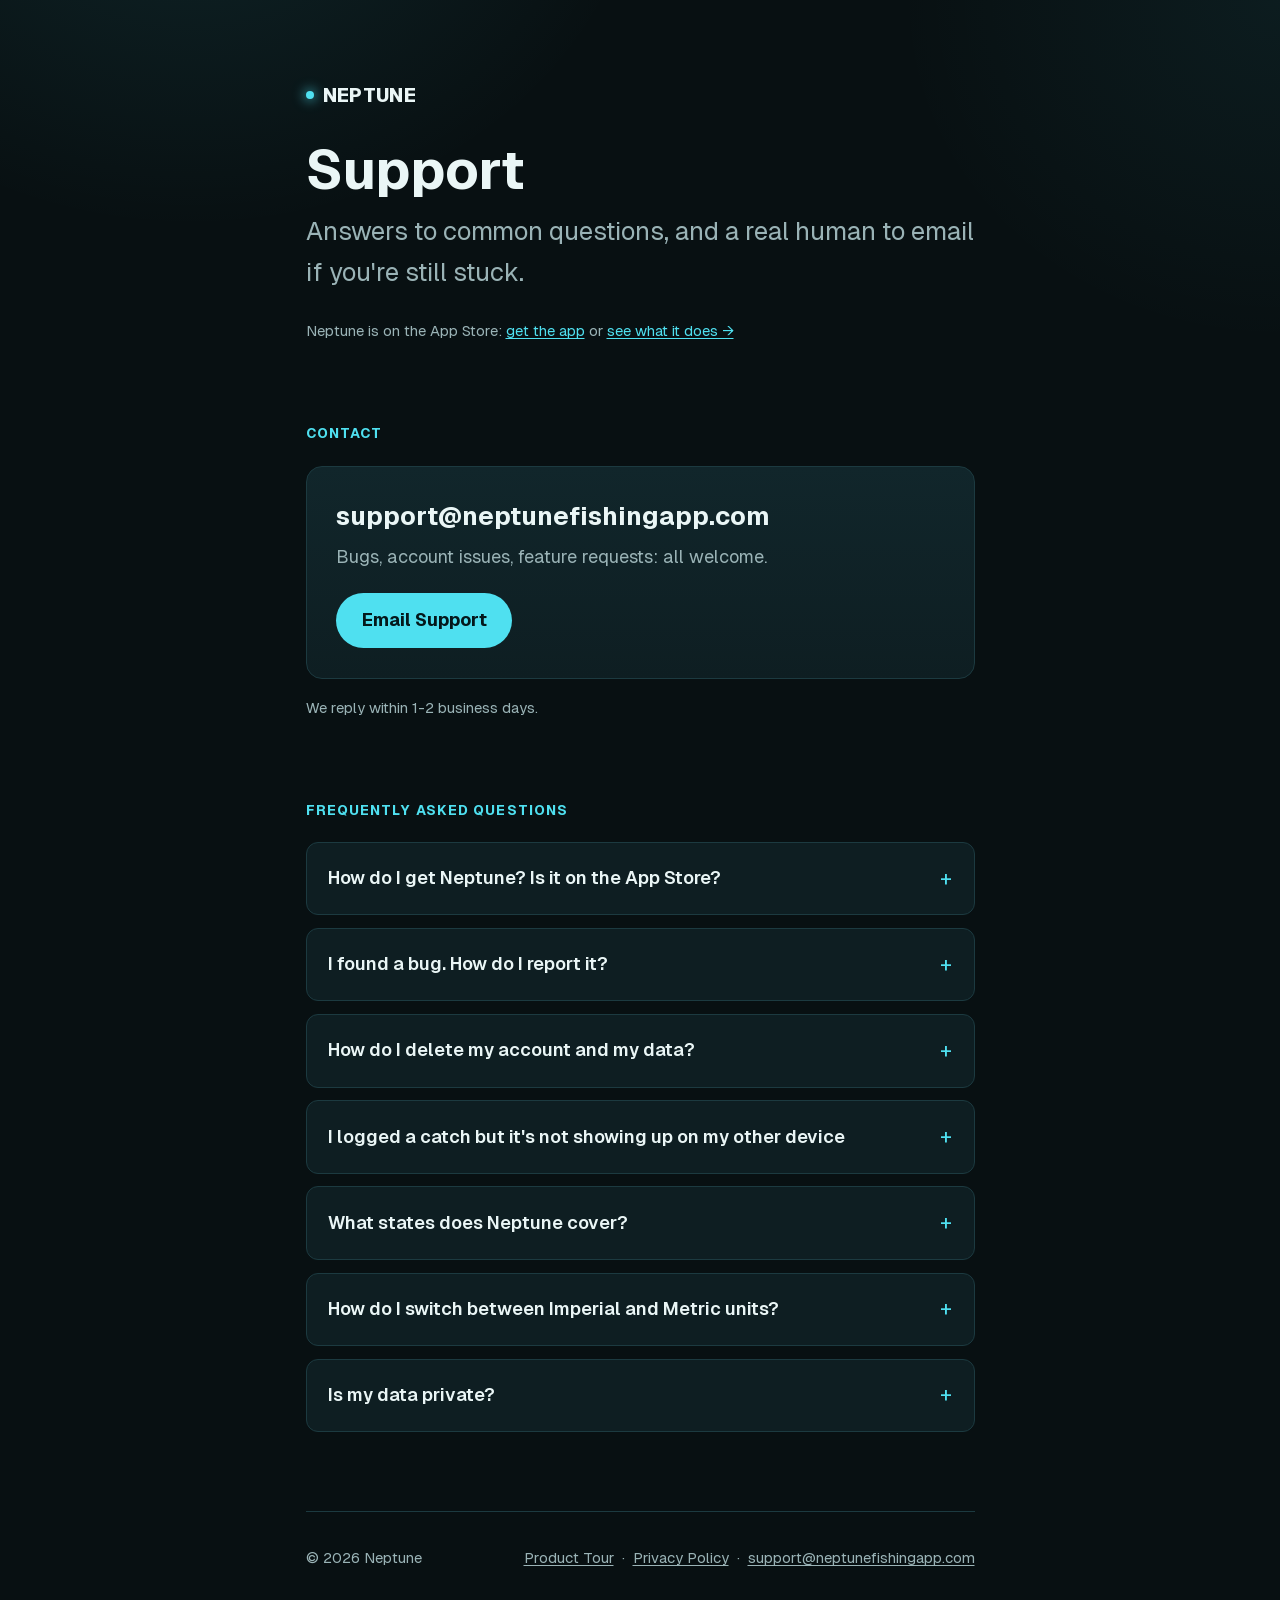
<file: support/index.html>
<!DOCTYPE html>
<html lang="en">
<head>
<meta charset="UTF-8" />
<meta name="viewport" content="width=device-width, initial-scale=1.0" />
<title>Neptune Support</title>
<link rel="icon" href="/favicon.svg" type="image/svg+xml" />
<link rel="icon" href="/favicon.ico" sizes="32x32" />
<link rel="apple-touch-icon" href="/apple-touch-icon.png" />
<meta name="description" content="Support and frequently asked questions for the Neptune fishing log app." />
<style>
/* Same self-hosted face as the homepage (assets/site.css). */
@font-face { font-family: "Geist"; src: url("/assets/fonts/Geist-Variable.woff2") format("woff2"); font-weight: 100 900; font-display: swap; }
:root {
  --color-bg: #081012;
  --color-surface: #0e1e22;
  --color-surface-raised: #11262b;
  --color-border: #1c3a40;
  --color-text: #eaf6f6;
  --color-text-dim: #9ab3b6;
  --color-accent: #4fe0f0;
  --color-accent-dim: #1c4e57;

  --text-base: clamp(1rem, 0.95rem + 0.2vw, 1.0625rem);
  --text-lg: clamp(1.25rem, 1.1rem + 0.6vw, 1.5rem);
  --text-hero: clamp(2.25rem, 1.8rem + 2vw, 3.25rem);

  --space-section: clamp(3rem, 2.4rem + 3vw, 6rem);
  --radius: 16px;
}

/* Neptune's product identity is dark navy + cyan end to end (app UI, icon,
   marketing); these pages intentionally mirror that rather than switching
   to a generic light theme regardless of system preference. */

* { box-sizing: border-box; }

/* Links in body copy. Without an explicit rule these fall back to the
   browser's default blue, which is both off-brand and illegible against the
   dark navy background. Underlined by default so the link isn't signalled by
   colour alone. .btn, .wordmark and footer links set their own colour and are
   unaffected by this. */
a {
  color: var(--color-accent);
  text-decoration-thickness: 1px;
  text-underline-offset: 2px;
}

a:hover {
  text-decoration: none;
}

a:focus-visible {
  outline: 2px solid var(--color-accent);
  outline-offset: 2px;
  border-radius: 3px;
}

html, body {
  margin: 0;
  padding: 0;
  background: var(--color-bg);
  color: var(--color-text);
  font-family: "Geist", -apple-system, BlinkMacSystemFont, "Segoe UI", Roboto, sans-serif;
  font-size: var(--text-base);
  line-height: 1.6;
}

body {
  background-image:
    radial-gradient(ellipse 60% 40% at 15% -10%, rgba(79, 224, 240, 0.10), transparent 60%),
    radial-gradient(ellipse 50% 35% at 100% 0%, rgba(79, 224, 240, 0.06), transparent 60%);
  background-repeat: no-repeat;
}

main {
  max-width: 720px;
  margin: 0 auto;
  padding: var(--space-section) 1.5rem 4rem;
}

header.hero {
  margin-bottom: var(--space-section);
}

.wordmark {
  display: inline-flex;
  align-items: center;
  gap: 0.5rem;
  font-weight: 800;
  font-size: 1.125rem;
  letter-spacing: 0.02em;
  color: var(--color-text);
  text-decoration: none;
}

.wordmark .dot {
  width: 0.5rem;
  height: 0.5rem;
  border-radius: 50%;
  background: var(--color-accent);
  box-shadow: 0 0 12px 2px rgba(79, 224, 240, 0.6);
}

h1 {
  font-size: var(--text-hero);
  line-height: 1.08;
  letter-spacing: -0.01em;
  margin: 1.75rem 0 0.75rem;
}

.lede {
  color: var(--color-text-dim);
  font-size: var(--text-lg);
  max-width: 46ch;
  margin: 0;
}

section {
  margin-top: var(--space-section);
}

.section-label {
  font-size: 0.8125rem;
  text-transform: uppercase;
  letter-spacing: 0.08em;
  color: var(--color-accent);
  margin: 0 0 1.25rem;
}

.contact-card {
  display: flex;
  flex-wrap: wrap;
  align-items: center;
  justify-content: space-between;
  gap: 1.25rem;
  background: linear-gradient(180deg, var(--color-surface-raised), var(--color-surface));
  border: 1px solid var(--color-border);
  border-radius: var(--radius);
  padding: 1.75rem;
}

.contact-card p {
  margin: 0.35rem 0 0;
  color: var(--color-text-dim);
}

/* Let the long address break rather than push past the card on phones. */
.contact-card > div { min-width: 0; }
.contact-card strong {
  display: block;
  overflow-wrap: anywhere;
  font-size: var(--text-lg);
  color: var(--color-text);
}

.btn {
  display: inline-flex;
  align-items: center;
  justify-content: center;
  padding: 0.75rem 1.5rem;
  border-radius: 999px;
  background: var(--color-accent);
  color: #04181b;
  font-weight: 700;
  text-decoration: none;
  white-space: nowrap;
  transition: transform 150ms cubic-bezier(0.16, 1, 0.3, 1), box-shadow 150ms cubic-bezier(0.16, 1, 0.3, 1);
}

.btn:hover, .btn:focus-visible {
  transform: translateY(-1px);
  box-shadow: 0 8px 24px -8px rgba(79, 224, 240, 0.55);
}

.btn:focus-visible {
  outline: 2px solid var(--color-accent);
  outline-offset: 3px;
}

.response-note {
  color: var(--color-text-dim);
  font-size: 0.875rem;
  margin-top: 1rem;
}

details {
  border: 1px solid var(--color-border);
  border-radius: 12px;
  background: var(--color-surface);
  padding: 0;
  margin-bottom: 0.75rem;
  overflow: hidden;
}

summary {
  cursor: pointer;
  list-style: none;
  padding: 1.1rem 1.25rem;
  font-weight: 600;
  display: flex;
  align-items: center;
  justify-content: space-between;
  gap: 1rem;
}

summary::-webkit-details-marker { display: none; }

summary::after {
  content: "+";
  flex-shrink: 0;
  color: var(--color-accent);
  font-size: 1.25rem;
  font-weight: 400;
  transition: transform 200ms ease;
}

details[open] summary::after {
  transform: rotate(45deg);
}

summary:focus-visible {
  outline: 2px solid var(--color-accent);
  outline-offset: -2px;
}

details .answer {
  padding: 0 1.25rem 1.25rem;
  color: var(--color-text-dim);
  margin: 0;
}

details .answer code {
  background: var(--color-surface-raised);
  border: 1px solid var(--color-border);
  border-radius: 6px;
  padding: 0.1rem 0.4rem;
  font-size: 0.875em;
  color: var(--color-text);
}

footer {
  margin-top: var(--space-section);
  padding-top: 2rem;
  border-top: 1px solid var(--color-border);
  color: var(--color-text-dim);
  font-size: 0.875rem;
  display: flex;
  flex-wrap: wrap;
  gap: 0.5rem 1.5rem;
  justify-content: space-between;
}

footer a {
  color: var(--color-text-dim);
}

footer a:hover {
  color: var(--color-accent);
}

@media (max-width: 480px) {
  .contact-card {
    flex-direction: column;
    align-items: flex-start;
  }
  .btn { width: 100%; }
}
</style>
</head>
<body>
<main>
  <header class="hero">
    <a class="wordmark" href="/"><span class="dot" aria-hidden="true"></span>NEPTUNE</a>
    <h1>Support</h1>
    <p class="lede">Answers to common questions, and a real human to email if you're still stuck.</p>
    <p class="response-note" style="margin-top:1.5rem">
      Neptune is on the App Store: <a href="https://apps.apple.com/app/id6786295290" target="_blank" rel="noopener">get the app</a>
      or <a href="/">see what it does &rarr;</a>
    </p>
  </header>

  <section aria-labelledby="contact-heading">
    <h2 id="contact-heading" class="section-label">Contact</h2>
    <div class="contact-card">
      <div>
        <strong>support@<wbr />neptunefishingapp.com</strong>
        <p>Bugs, account issues, feature requests: all welcome.</p>
      </div>
      <a class="btn" href="mailto:support@neptunefishingapp.com?subject=Neptune%20Support">Email Support</a>
    </div>
    <p class="response-note">We reply within 1-2 business days.</p>
  </section>

  <section aria-labelledby="faq-heading">
    <h2 id="faq-heading" class="section-label">Frequently Asked Questions</h2>

    <details>
      <summary>How do I get Neptune? Is it on the App Store?</summary>
      <p class="answer">Yes. <a href="https://apps.apple.com/app/id6786295290" target="_blank" rel="noopener">Neptune is free on the App Store</a>. You'll need an iPhone running iOS 17 or later. Logging, conditions and your personal statistics work anywhere; the reference data covers 15 East Coast states at varying depth: see "What states does Neptune cover?" below.</p>
    </details>

    <details>
      <summary>I found a bug. How do I report it?</summary>
      <p class="answer">Please do, and thank you. Open <code>Settings &rarr; Report a Bug</code> in the app, which sends us the details along with a screenshot and your device info. You can also just email us. If something looks wrong in your <em>stats</em> rather than the interface, mention roughly how many catches you've logged: several insights deliberately stay hidden until they have enough data to be trustworthy, so an empty card is sometimes correct behaviour rather than a bug.</p>
    </details>

    <details>
      <summary>How do I delete my account and my data?</summary>
      <p class="answer">Open Neptune, go to <code>Settings &rarr; Account &rarr; Delete Account</code>, and confirm. This permanently deletes your account and every catch and trip you've logged. It can't be undone. If you're having trouble accessing the app to do this yourself, email us and we'll take care of it.</p>
    </details>

    <details>
      <summary>I logged a catch but it's not showing up on my other device</summary>
      <p class="answer">Neptune logs everything offline-first, then syncs automatically once you have a signal. If something looks stuck, open <code>Settings &rarr; Sync Status</code> and tap <code>Retry All</code>. If it's still stuck after that, email us with your account email and roughly when the catch was logged.</p>
    </details>

    <details>
      <summary>What states does Neptune cover?</summary>
      <p class="answer">Logging, conditions and your own statistics work anywhere: they only need your catches and public weather data. The <em>reference</em> data is built state by state, so it's worth being specific:
        <br /><br />
        <strong>Full depth: New York, New Jersey, Pennsylvania, Florida.</strong> Stocking history, fishing regulations, and survey-grade forage data.
        <br /><br />
        <strong>Water bodies and forage data: 15 states</strong> along the East Coast. The four above plus Maine, New Hampshire, Massachusetts, Rhode Island, Connecticut, Delaware, Maryland, Virginia, North Carolina, South Carolina and Georgia.
        <br /><br />
        <strong>Stocking data: 10 of those 15</strong> so far, wherever the state agency publishes a usable feed. Regulations are still the four states only: we leave them blank rather than show you an approximate size or bag limit, because that's the one number where being wrong has legal consequences. Check your state agency for those.</p>
    </details>

    <details>
      <summary>How do I switch between Imperial and Metric units?</summary>
      <p class="answer"><code>Settings &rarr; Units</code>. The change applies immediately across the whole app, including past entries.</p>
    </details>

    <details>
      <summary>Is my data private?</summary>
      <p class="answer">Yes. Neptune has no ads, no social feed, and doesn't sell your data. Your catch history is yours. It's used only to power your own personal bite-pattern insights. See our <a href="/privacy.html">Privacy Policy</a> for details.</p>
    </details>
  </section>

  <footer>
    <span>&copy; 2026 Neptune</span>
    <span>
      <a href="/">Product Tour</a>
      &nbsp;&middot;&nbsp;
      <a href="/privacy.html">Privacy Policy</a>
      &nbsp;&middot;&nbsp;
      <a href="mailto:support@neptunefishingapp.com">support@neptunefishingapp.com</a>
    </span>
  </footer>
</main>
</body>
</html>
</file>
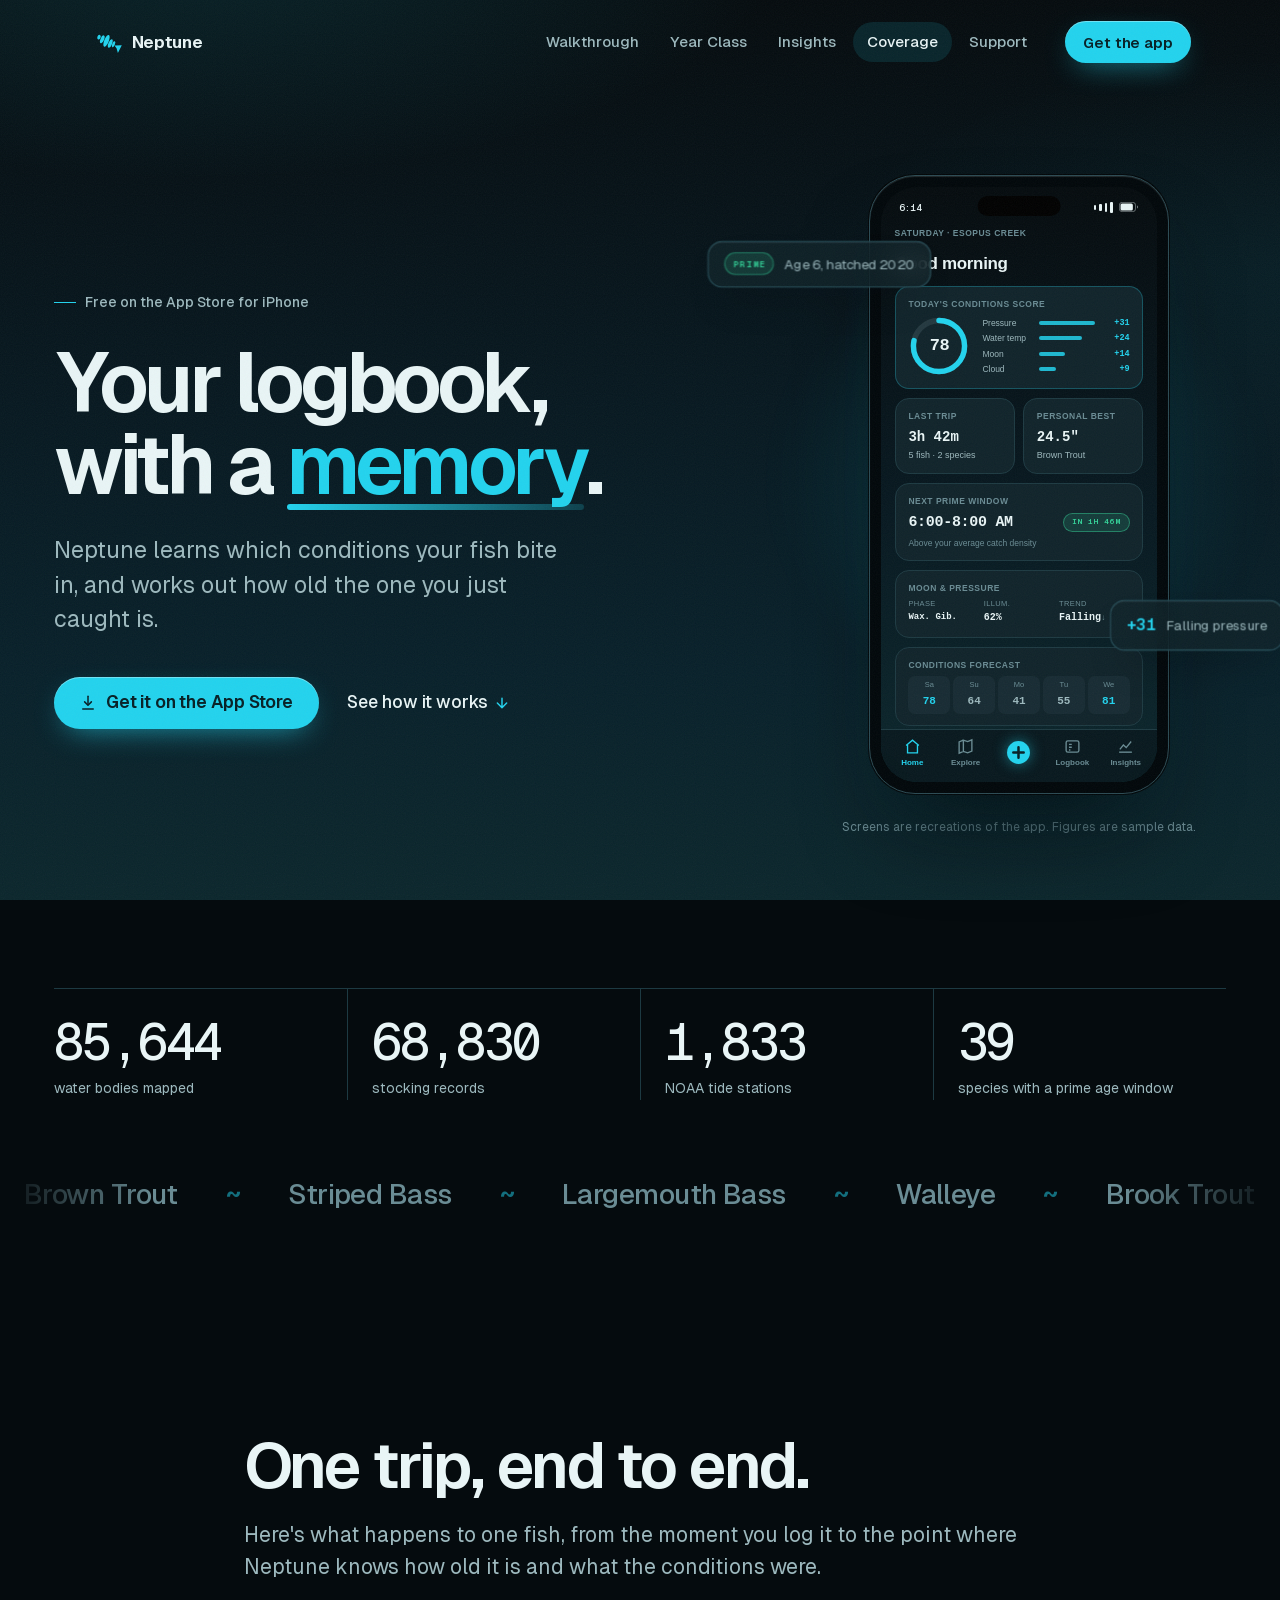
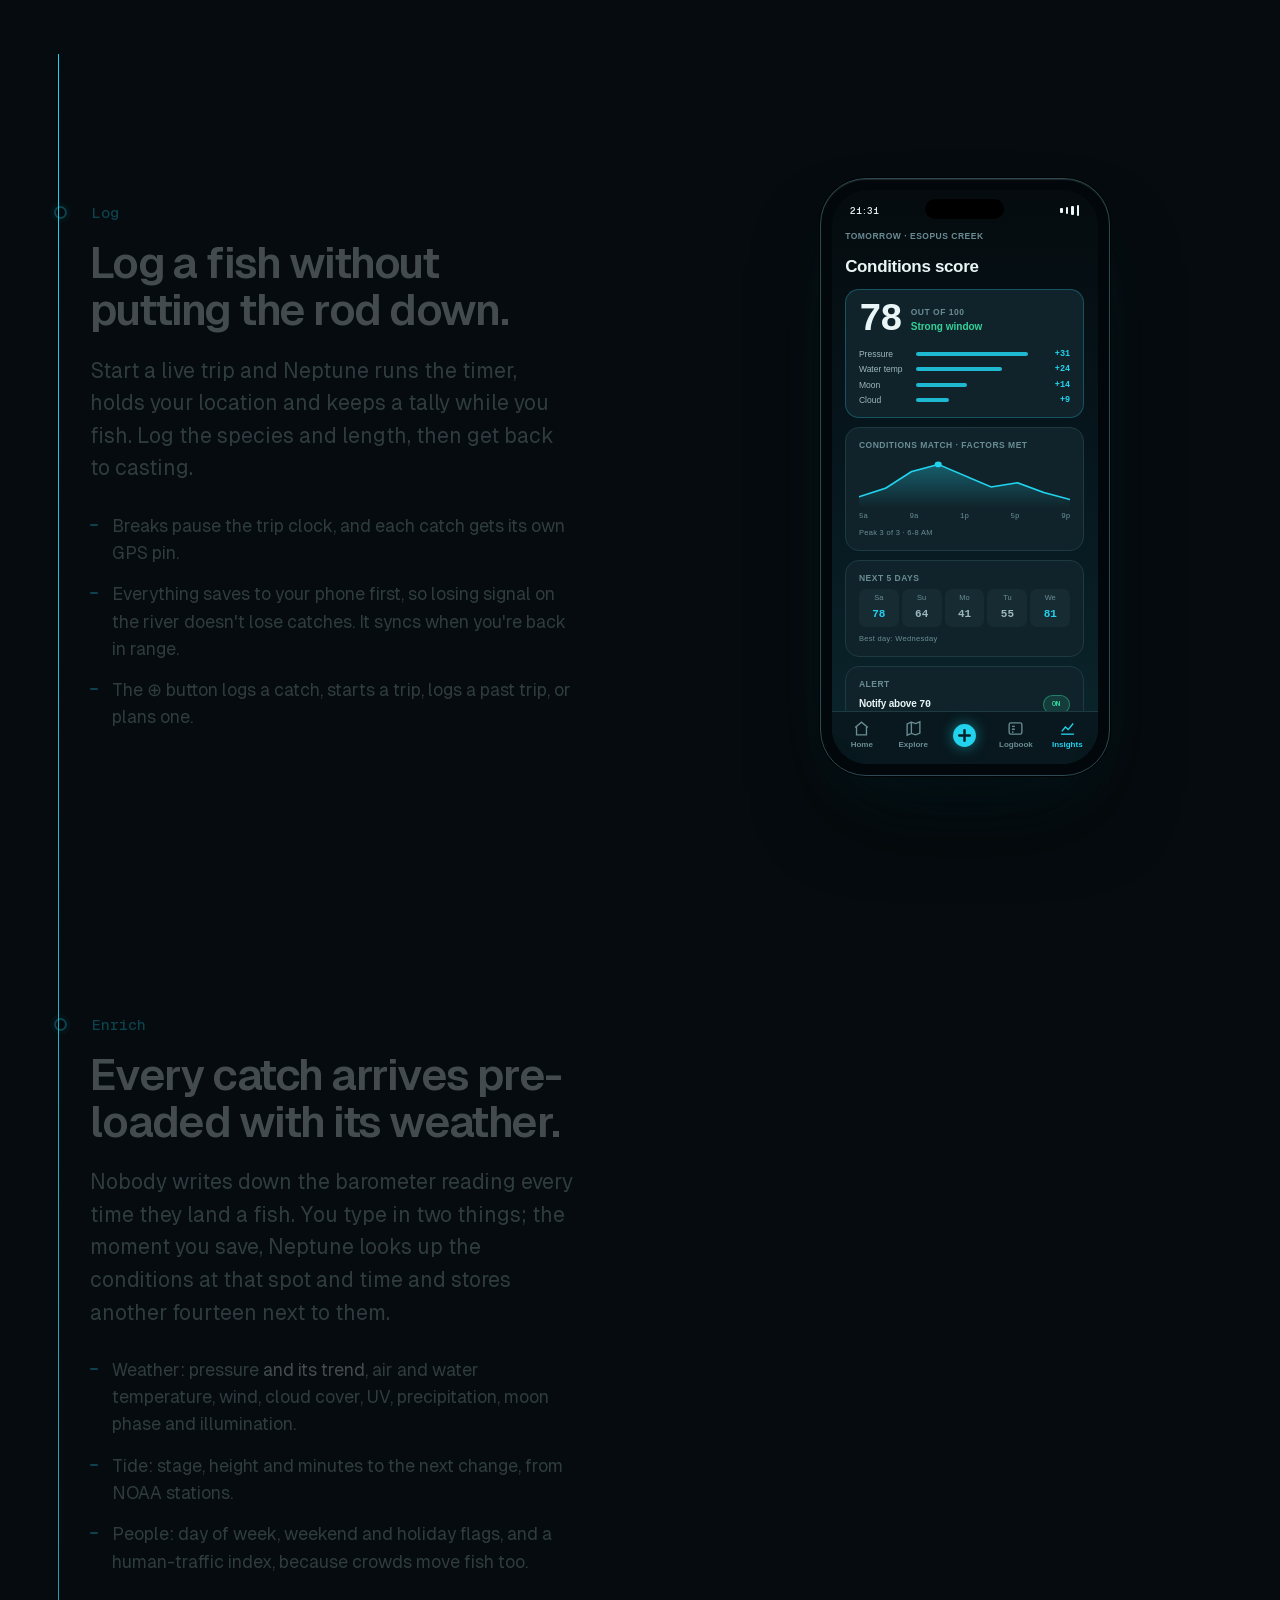
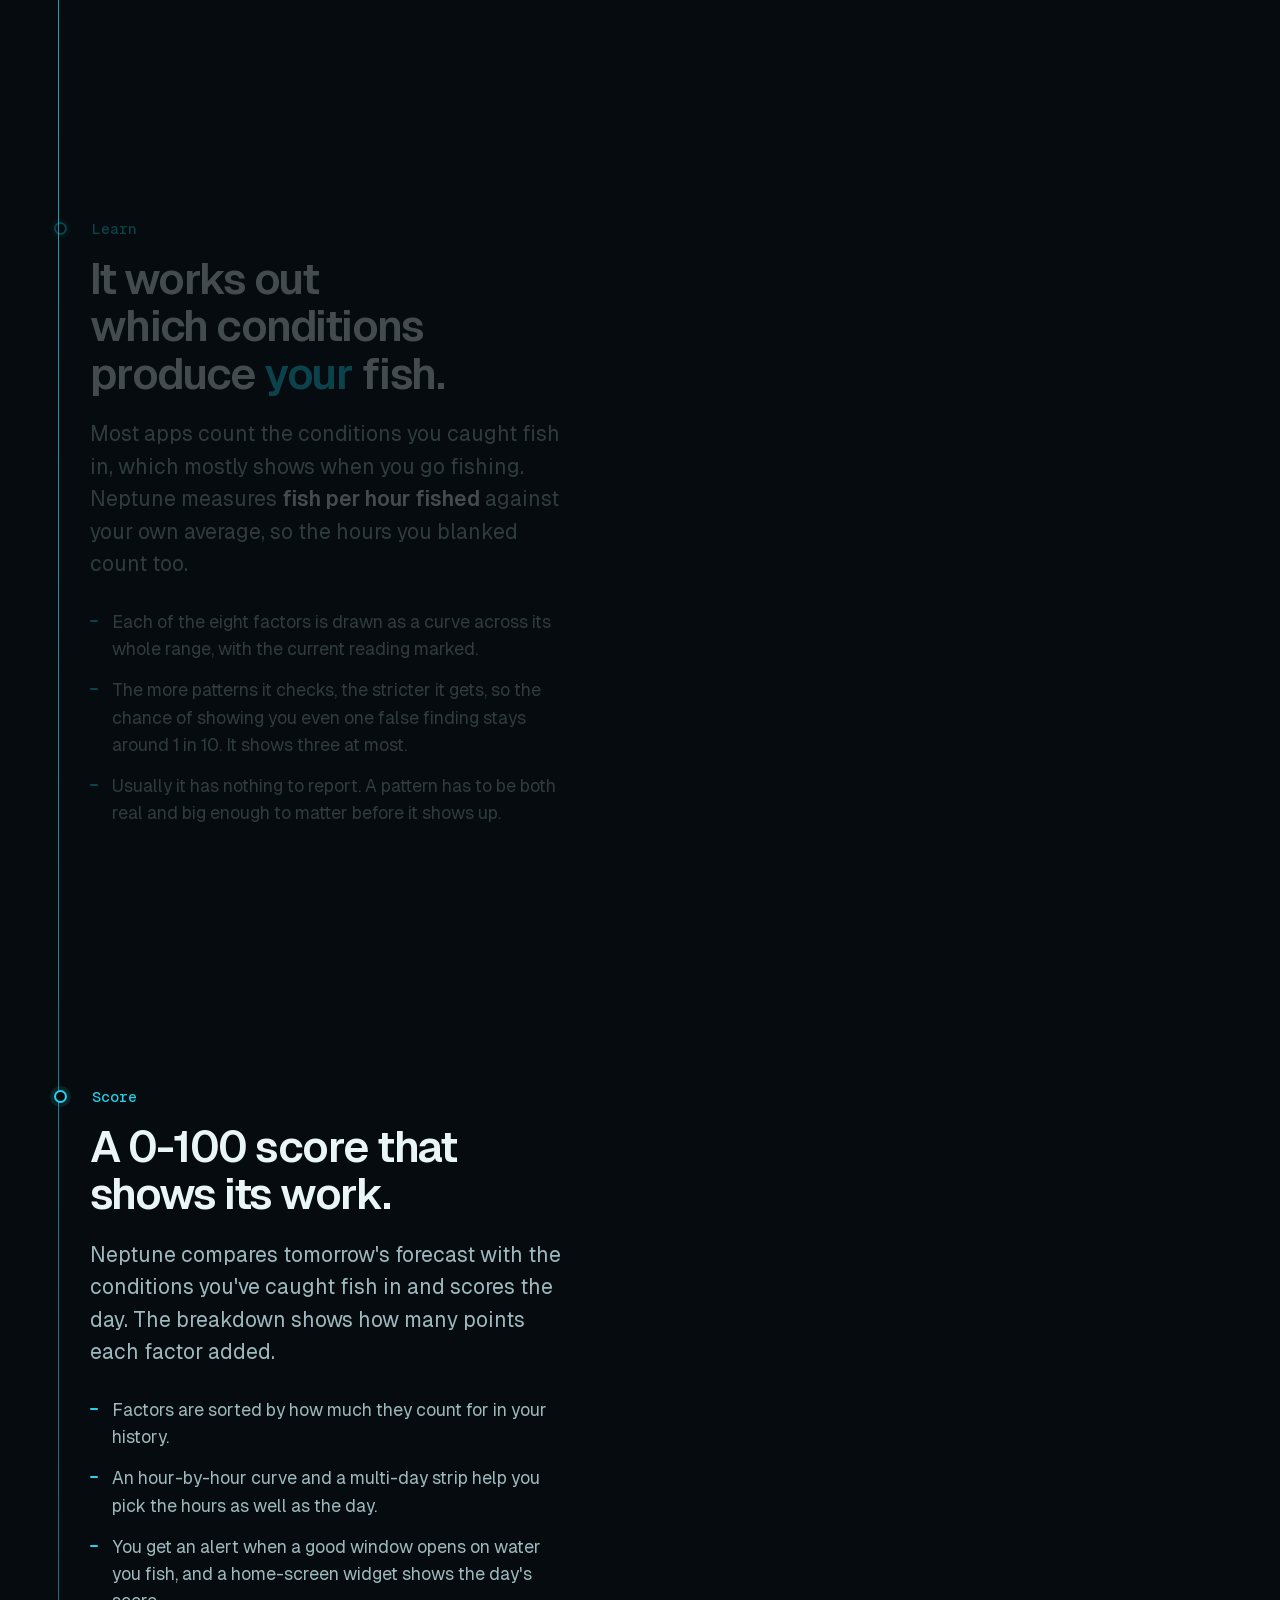
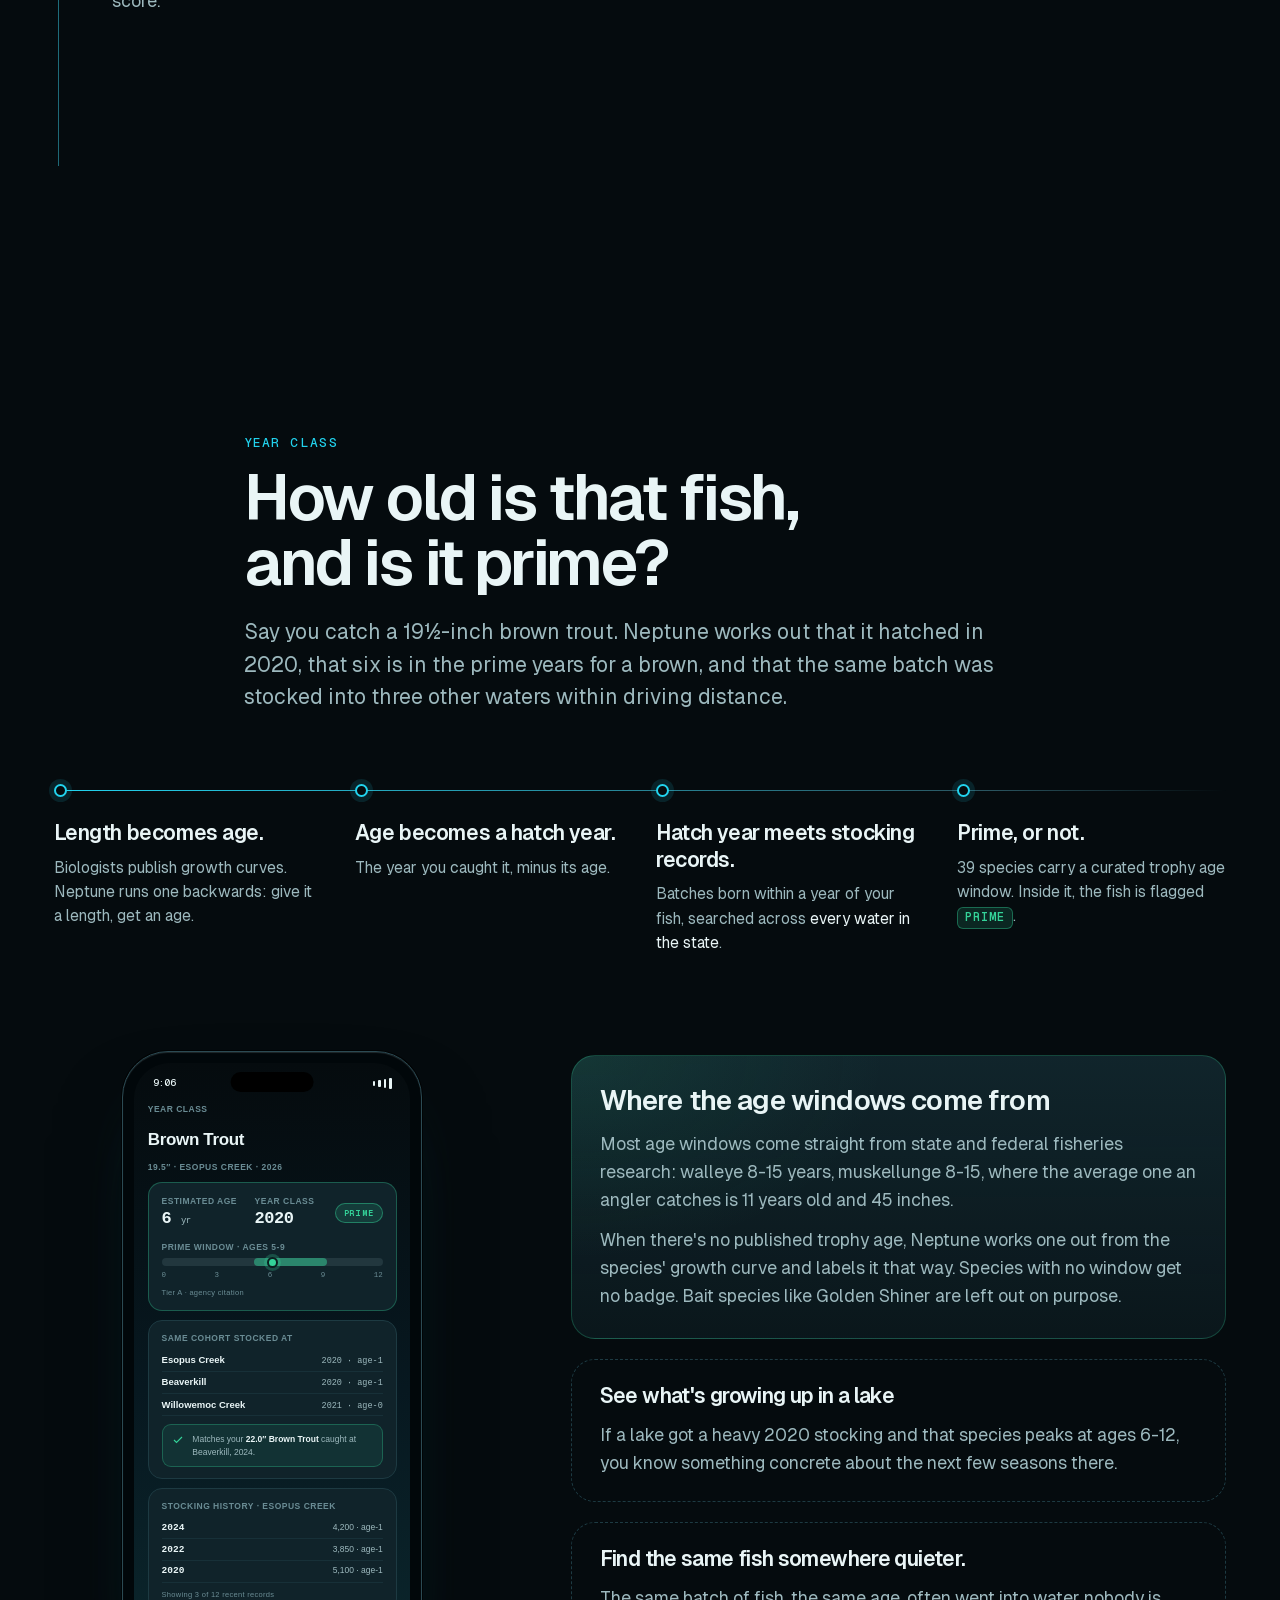
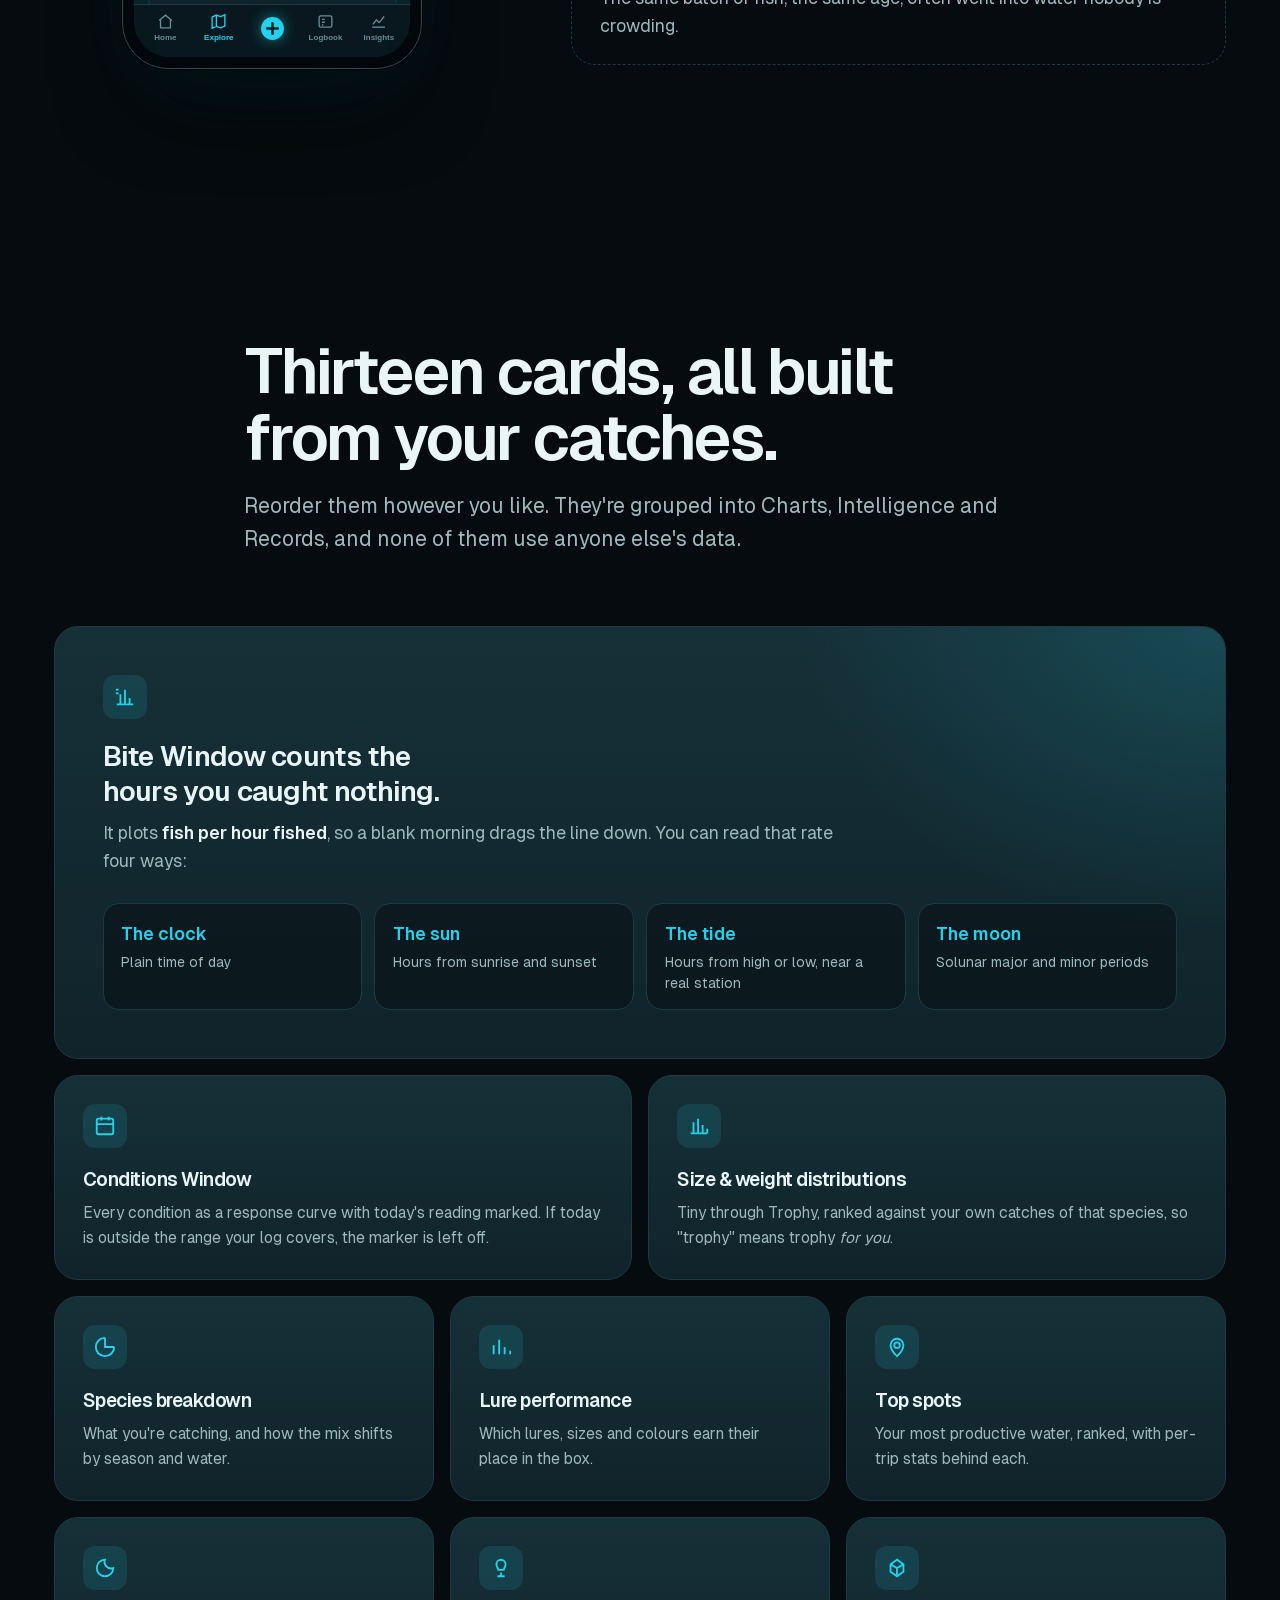
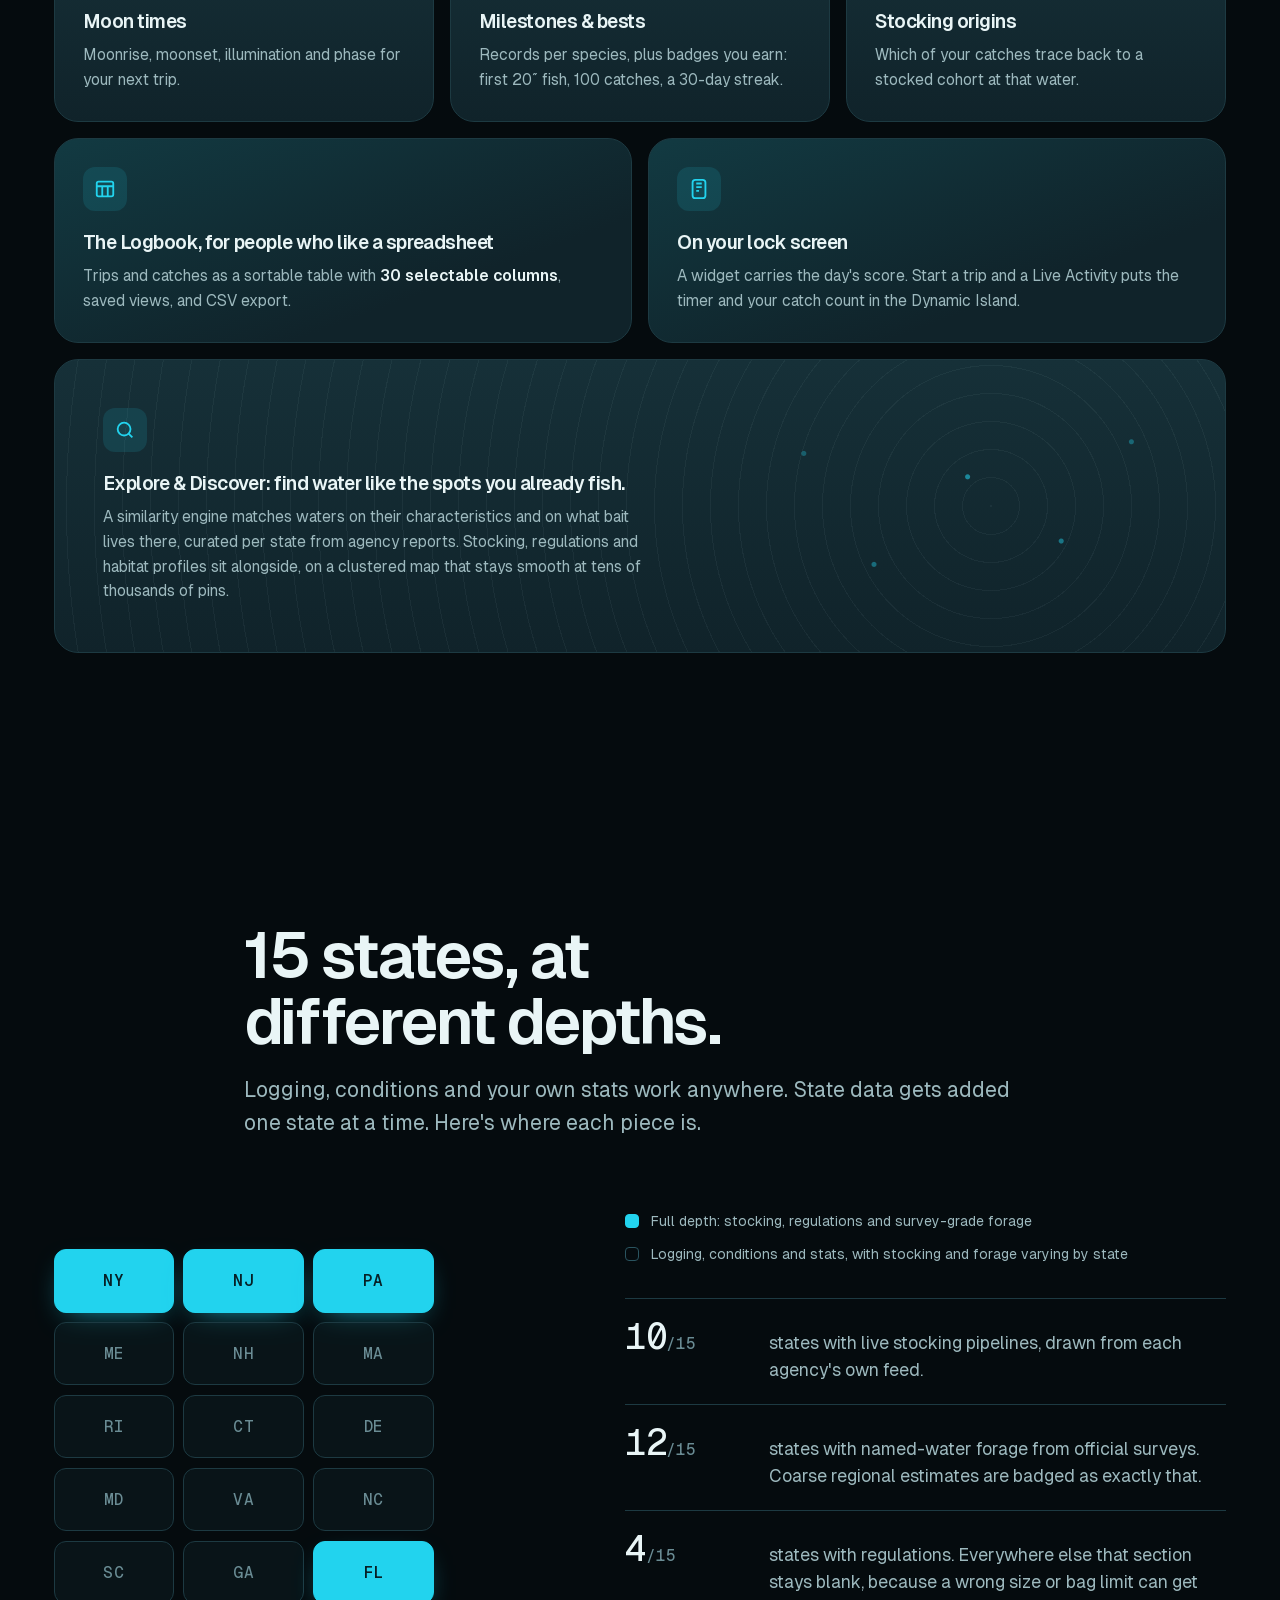
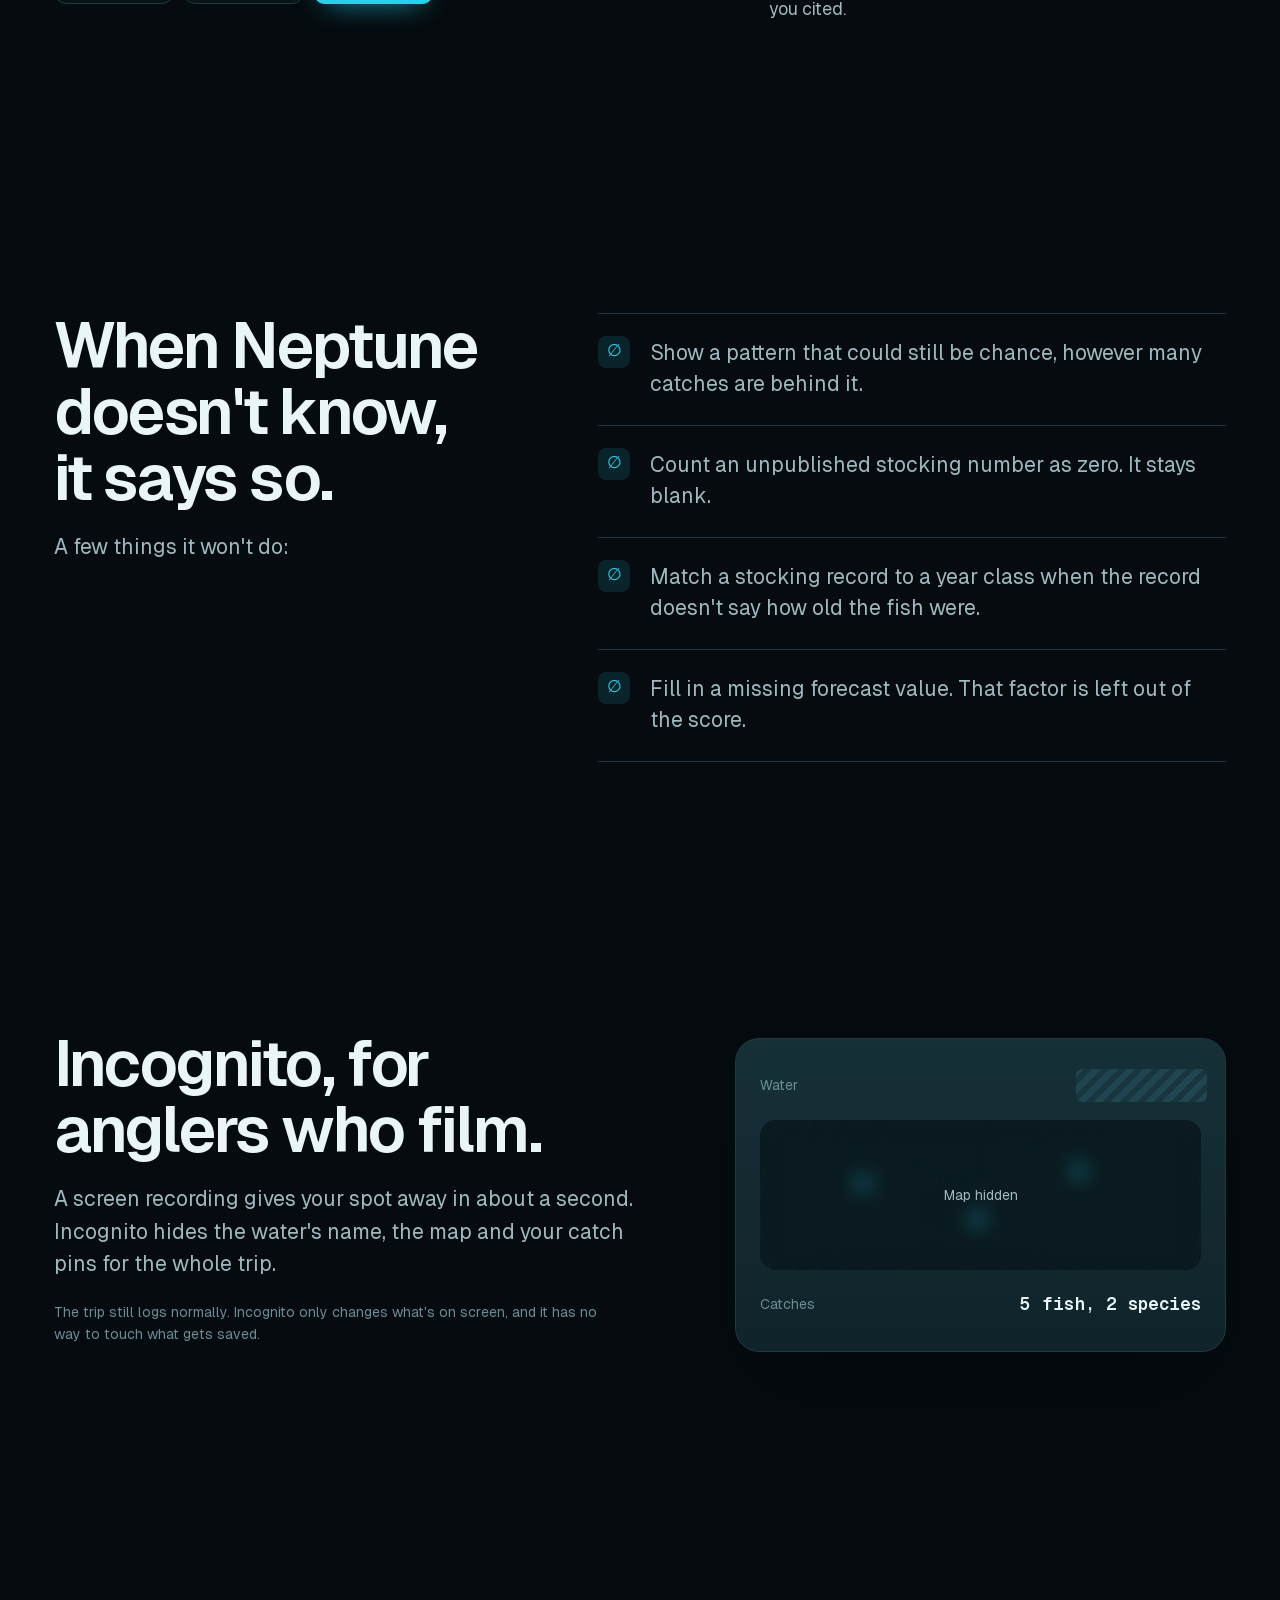
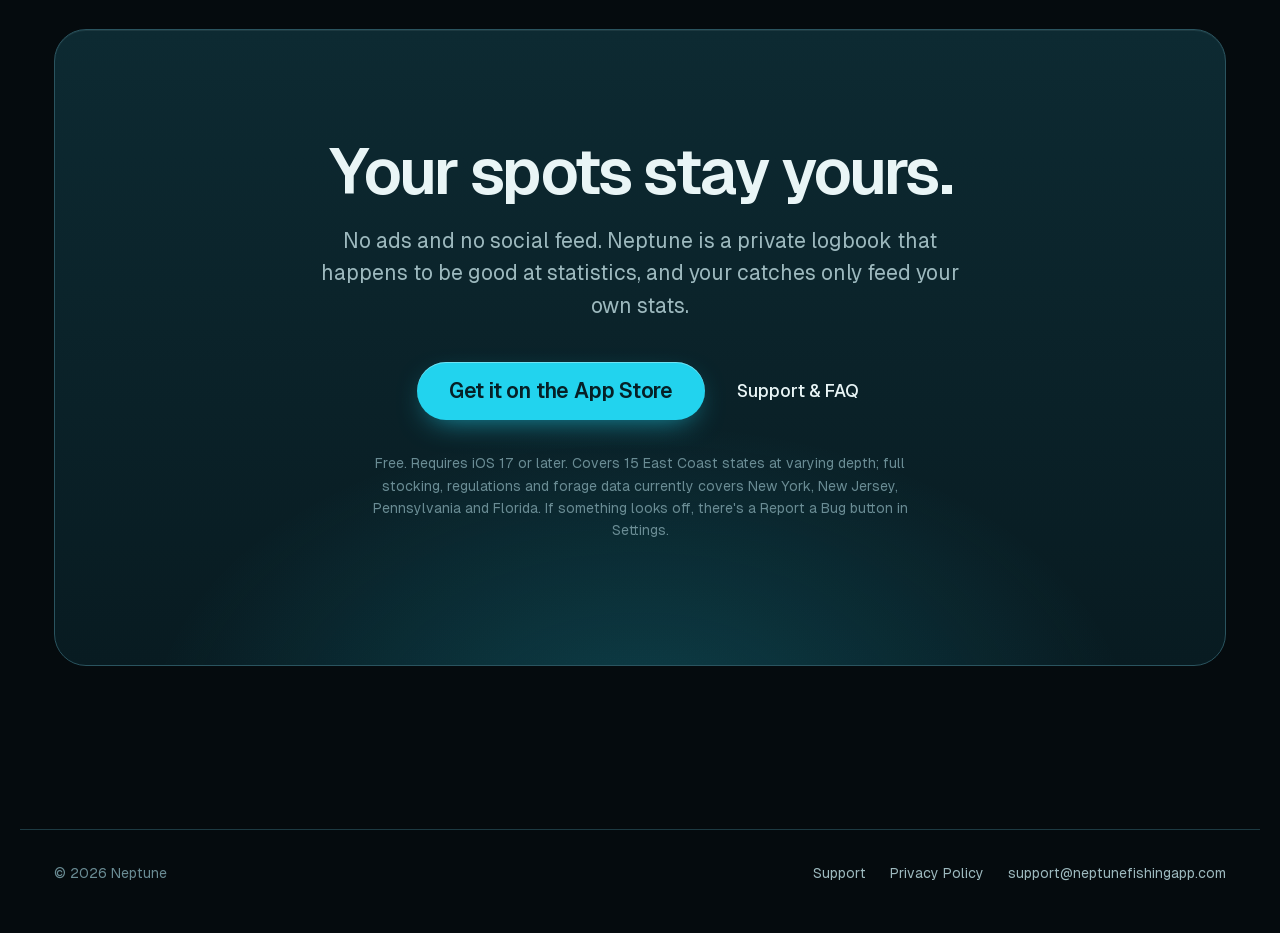
<file: demo.html>
<!DOCTYPE html>
<html lang="en">
<head>
<meta charset="UTF-8" />
<meta name="viewport" content="width=device-width, initial-scale=1.0" />
<title>Redirecting to Neptune</title>
<link rel="icon" href="/favicon.svg" type="image/svg+xml" />
<link rel="icon" href="/favicon.ico" sizes="32x32" />
<link rel="apple-touch-icon" href="/apple-touch-icon.png" />

<!-- The walkthrough moved from /demo.html to the site root on 2026-07-30.
     GitHub Pages can't issue a real 301, so this stub keeps the old URL alive
     for anything already shared. The canonical tag and noindex make sure
     search engines credit "/" and not this page. -->
<link rel="canonical" href="https://neptunefishingapp.com/" />
<meta name="robots" content="noindex, follow" />
<meta http-equiv="refresh" content="0; url=/" />

<style>
  html, body {
    margin: 0;
    min-height: 100vh;
    display: grid;
    place-items: center;
    background: #050b0e;
    color: #8faeb4;
    font-family: -apple-system, BlinkMacSystemFont, "SF Pro Text", "Segoe UI", Roboto, sans-serif;
    text-align: center;
    padding: 1.5rem;
  }
  a { color: #22d3ee; }
</style>
</head>
<body>
  <p>
    This page has moved.<br />
    <a href="/">Continue to Neptune &rarr;</a>
  </p>
  <script>location.replace('/');</script>
</body>
</html>
</file>
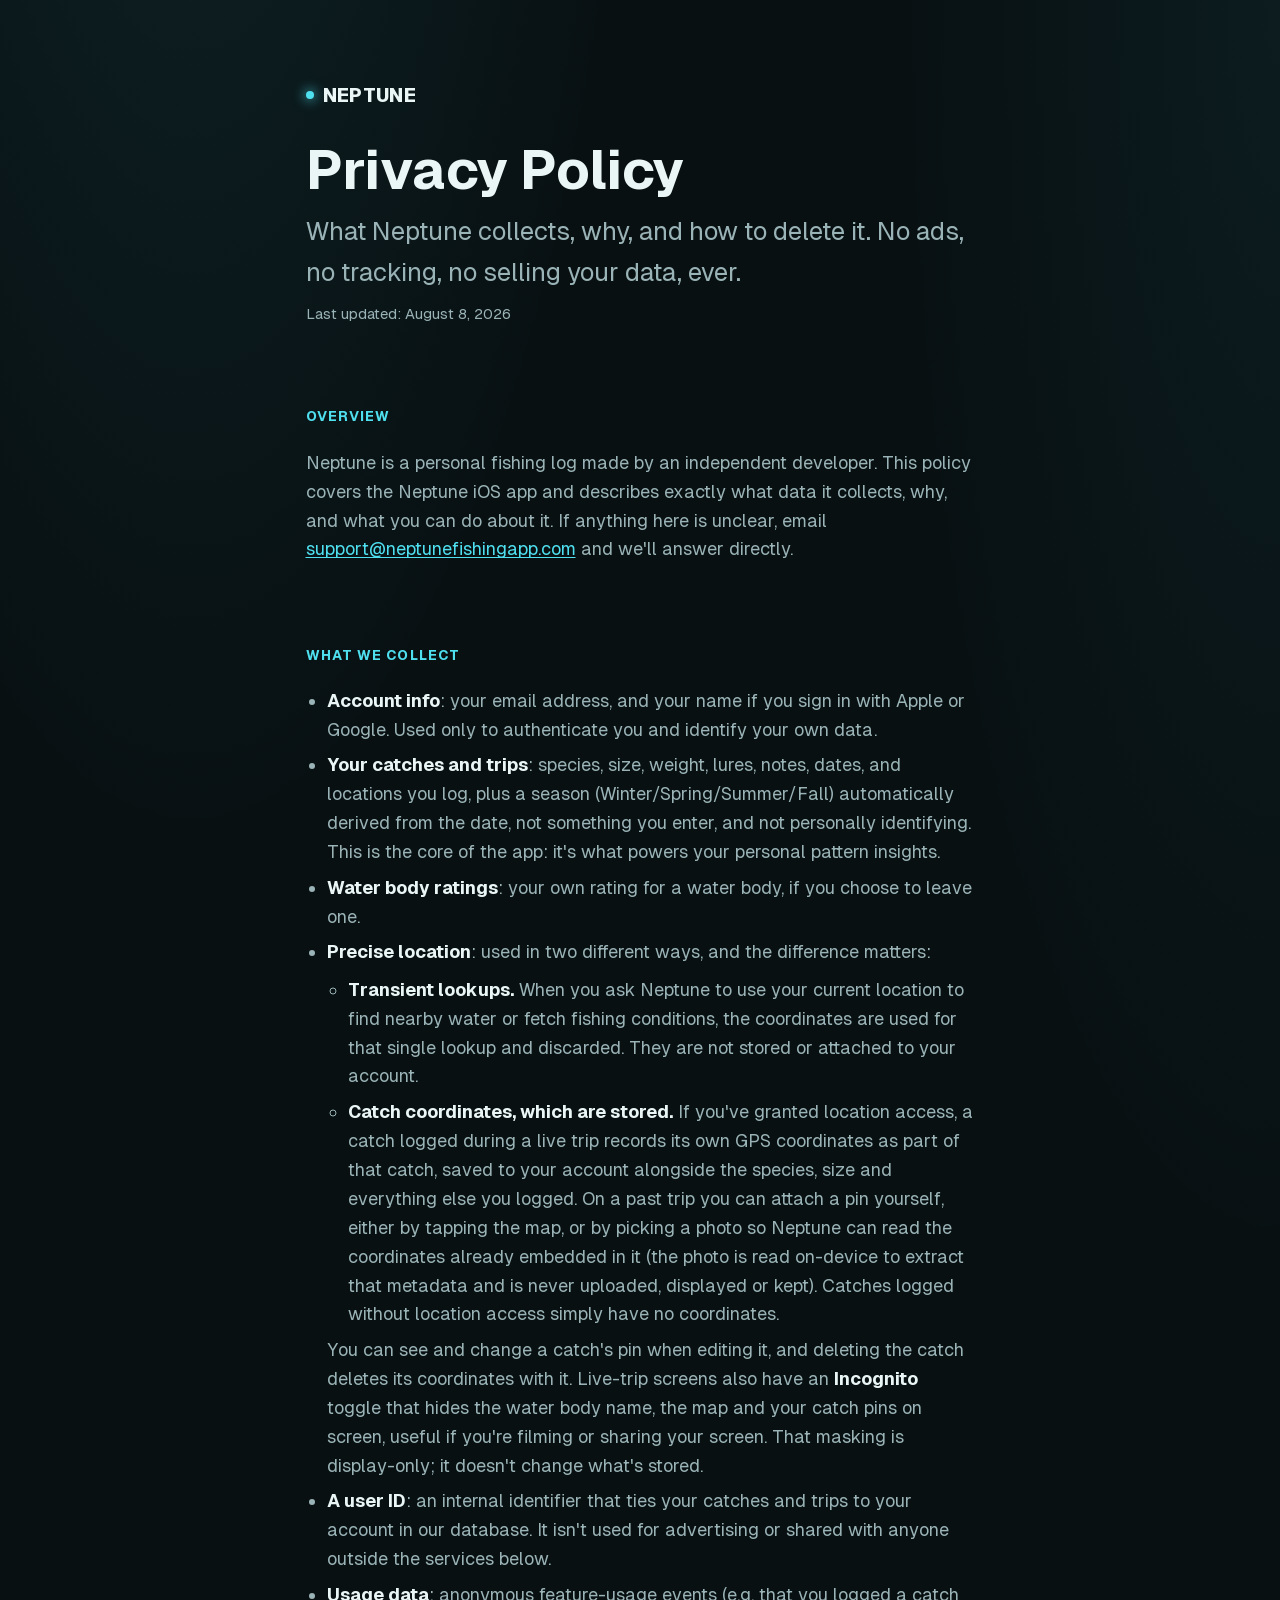
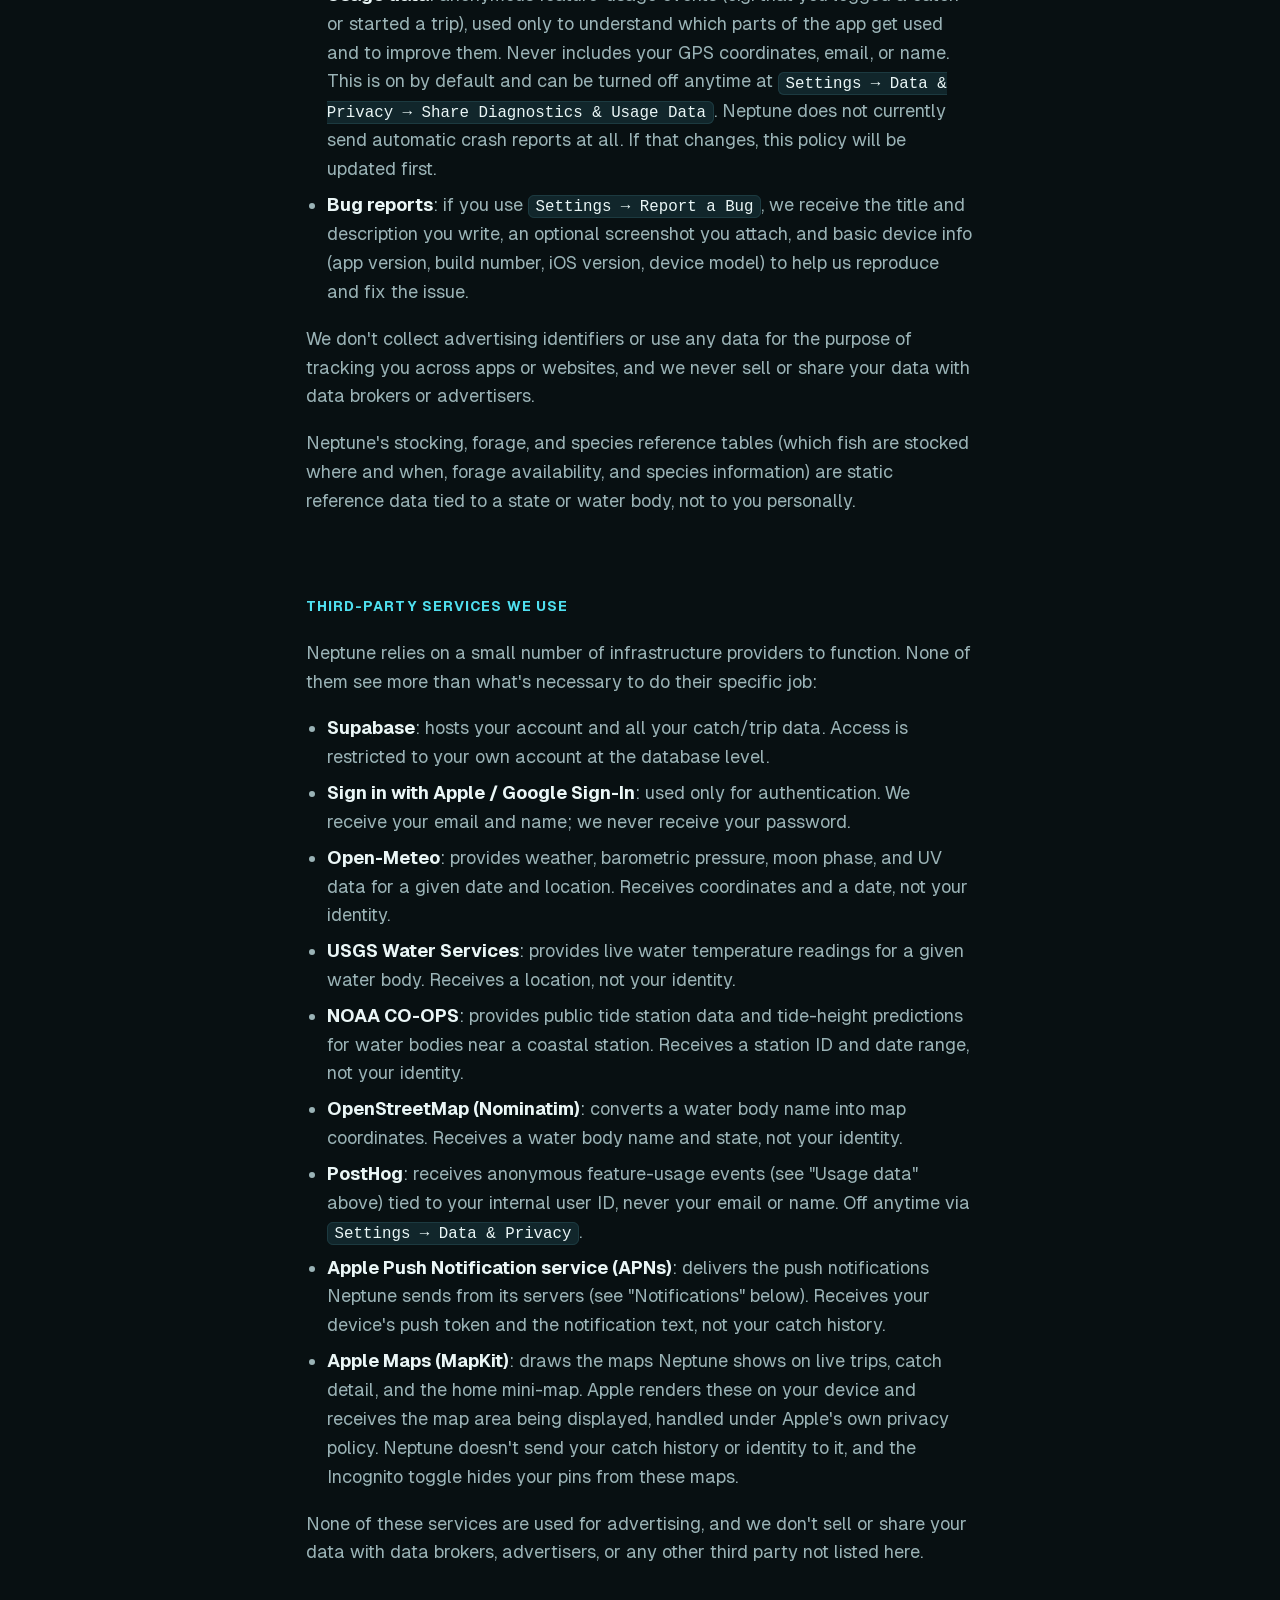
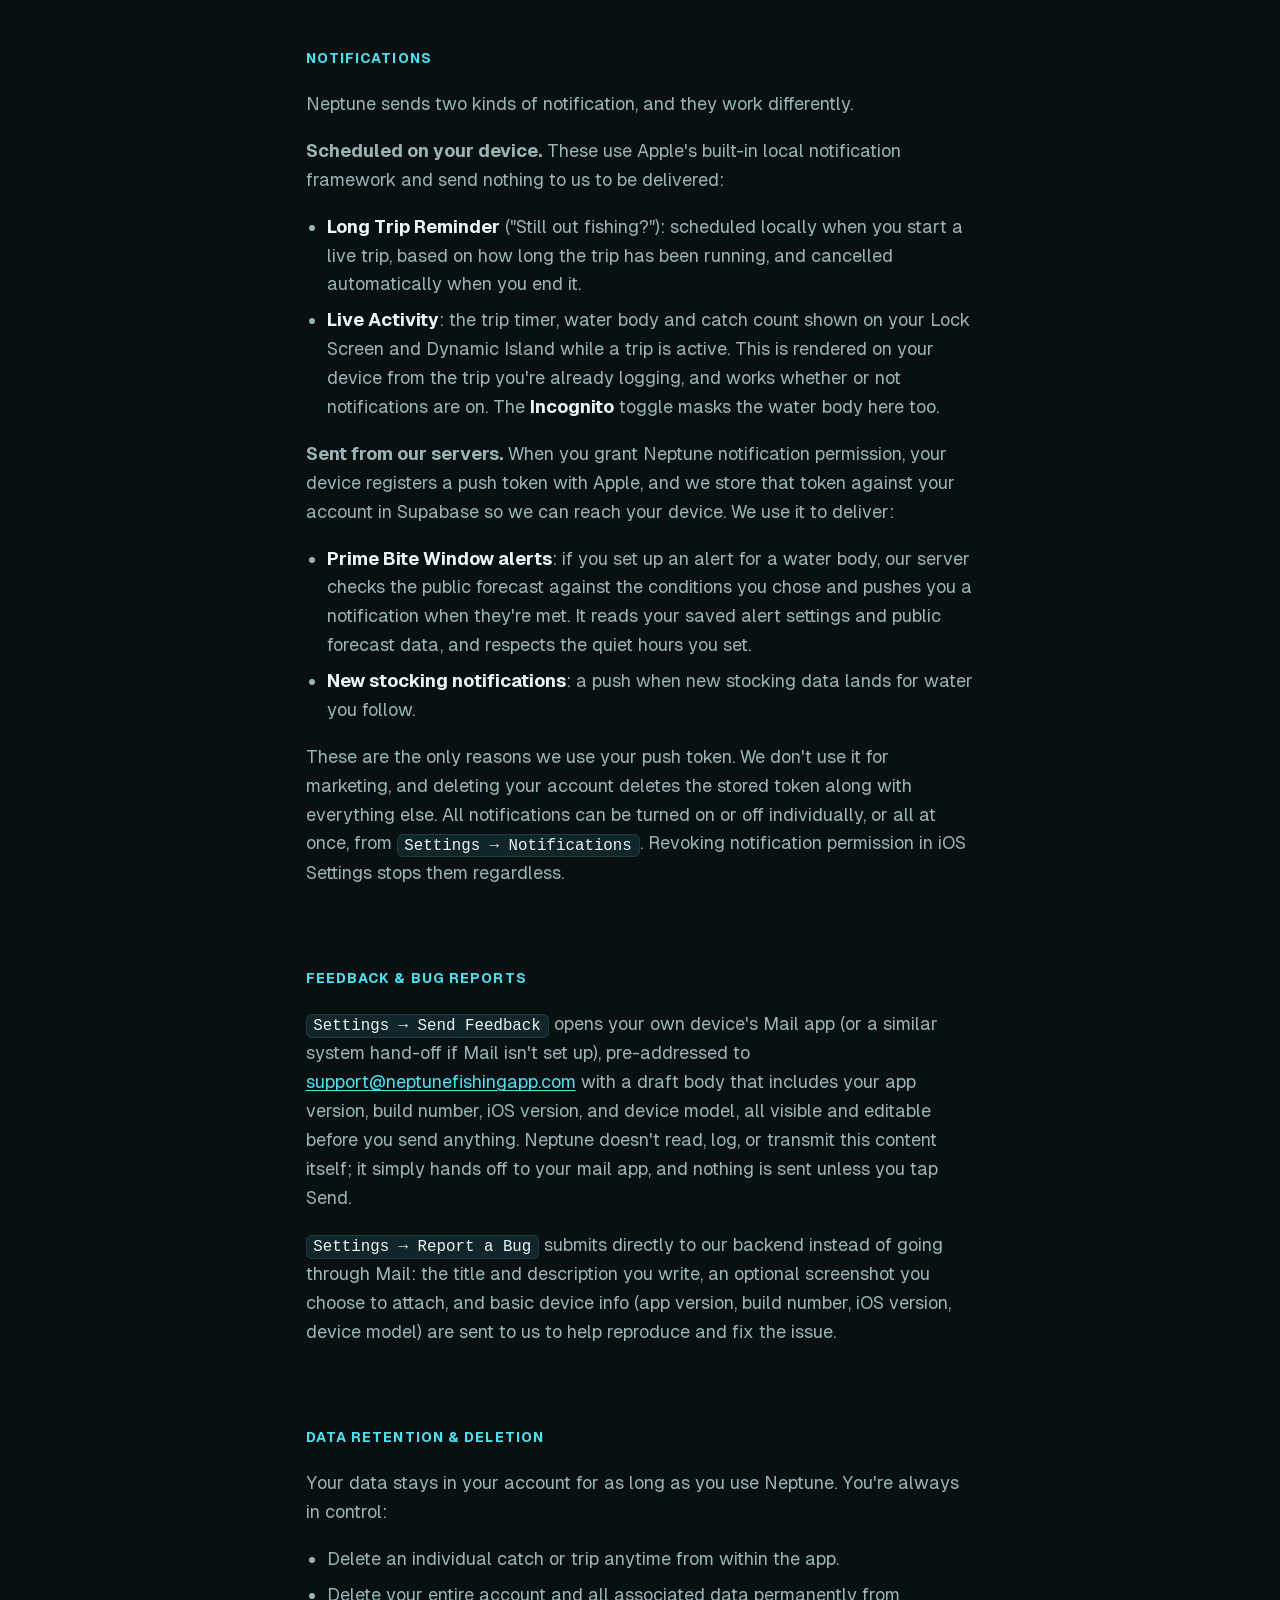
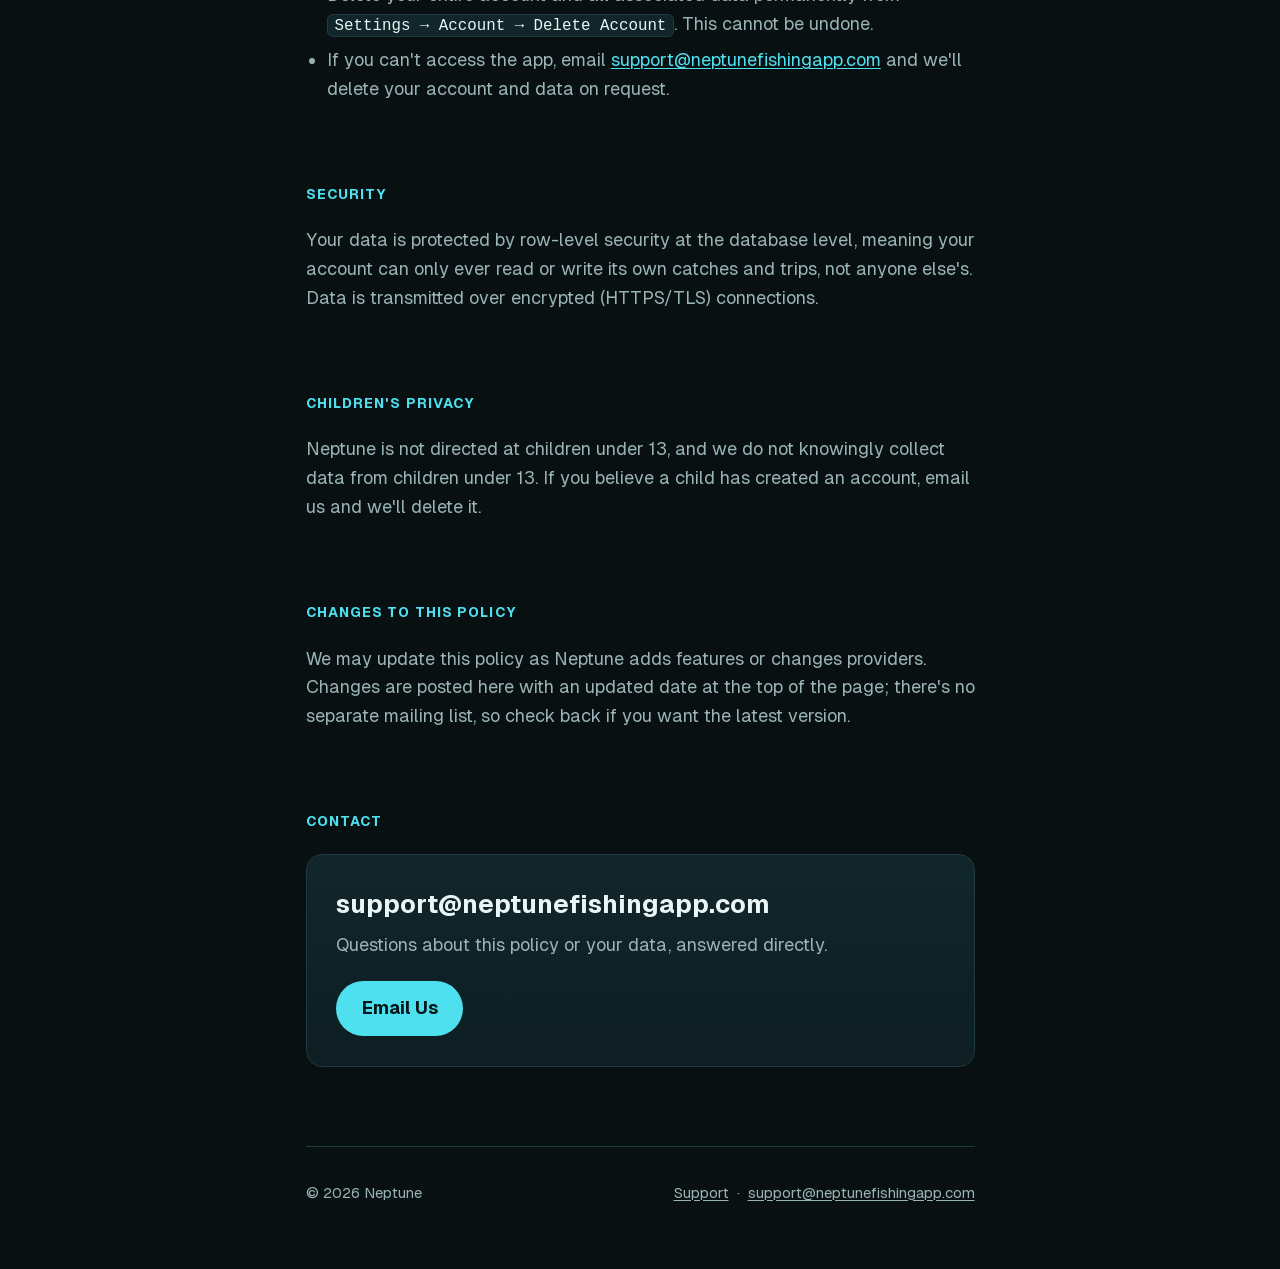
<file: privacy.html>
<!DOCTYPE html>
<html lang="en">
<head>
<meta charset="UTF-8" />
<meta name="viewport" content="width=device-width, initial-scale=1.0" />
<title>Neptune Privacy Policy</title>
<link rel="icon" href="/favicon.svg" type="image/svg+xml" />
<link rel="icon" href="/favicon.ico" sizes="32x32" />
<link rel="apple-touch-icon" href="/apple-touch-icon.png" />
<meta name="description" content="Privacy policy for the Neptune fishing log app: what we collect, why, and how to delete your data." />
<style>
/* Same self-hosted face as the homepage (assets/site.css). */
@font-face { font-family: "Geist"; src: url("/assets/fonts/Geist-Variable.woff2") format("woff2"); font-weight: 100 900; font-display: swap; }
:root {
  --color-bg: #081012;
  --color-surface: #0e1e22;
  --color-surface-raised: #11262b;
  --color-border: #1c3a40;
  --color-text: #eaf6f6;
  --color-text-dim: #9ab3b6;
  --color-accent: #4fe0f0;
  --color-accent-dim: #1c4e57;

  --text-base: clamp(1rem, 0.95rem + 0.2vw, 1.0625rem);
  --text-lg: clamp(1.25rem, 1.1rem + 0.6vw, 1.5rem);
  --text-hero: clamp(2.25rem, 1.8rem + 2vw, 3.25rem);

  --space-section: clamp(3rem, 2.4rem + 3vw, 6rem);
  --radius: 16px;
}

/* Neptune's product identity is dark navy + cyan end to end (app UI, icon,
   marketing); these pages intentionally mirror that rather than switching
   to a generic light theme regardless of system preference. */

* { box-sizing: border-box; }

/* Links in body copy. Without an explicit rule these fall back to the
   browser's default blue, which is both off-brand and illegible against the
   dark navy background. Underlined by default so the link isn't signalled by
   colour alone. .btn, .wordmark and footer links set their own colour and are
   unaffected by this. */
a {
  color: var(--color-accent);
  text-decoration-thickness: 1px;
  text-underline-offset: 2px;
}

a:hover {
  text-decoration: none;
}

a:focus-visible {
  outline: 2px solid var(--color-accent);
  outline-offset: 2px;
  border-radius: 3px;
}

html, body {
  margin: 0;
  padding: 0;
  background: var(--color-bg);
  color: var(--color-text);
  font-family: "Geist", -apple-system, BlinkMacSystemFont, "Segoe UI", Roboto, sans-serif;
  font-size: var(--text-base);
  line-height: 1.6;
}

body {
  background-image:
    radial-gradient(ellipse 60% 40% at 15% -10%, rgba(79, 224, 240, 0.10), transparent 60%),
    radial-gradient(ellipse 50% 35% at 100% 0%, rgba(79, 224, 240, 0.06), transparent 60%);
  background-repeat: no-repeat;
}

main {
  max-width: 720px;
  margin: 0 auto;
  padding: var(--space-section) 1.5rem 4rem;
}

header.hero {
  margin-bottom: var(--space-section);
}

.wordmark {
  display: inline-flex;
  align-items: center;
  gap: 0.5rem;
  font-weight: 800;
  font-size: 1.125rem;
  letter-spacing: 0.02em;
  color: var(--color-text);
  text-decoration: none;
}

.wordmark .dot {
  width: 0.5rem;
  height: 0.5rem;
  border-radius: 50%;
  background: var(--color-accent);
  box-shadow: 0 0 12px 2px rgba(79, 224, 240, 0.6);
}

h1 {
  font-size: var(--text-hero);
  line-height: 1.08;
  letter-spacing: -0.01em;
  margin: 1.75rem 0 0.75rem;
}

.lede {
  color: var(--color-text-dim);
  font-size: var(--text-lg);
  max-width: 46ch;
  margin: 0;
}

.updated-note {
  color: var(--color-text-dim);
  font-size: 0.875rem;
  margin: 0.5rem 0 0;
}

section {
  margin-top: var(--space-section);
}

.section-label {
  font-size: 0.8125rem;
  text-transform: uppercase;
  letter-spacing: 0.08em;
  color: var(--color-accent);
  margin: 0 0 1.25rem;
}

.policy-section p, .policy-section li {
  color: var(--color-text-dim);
}

.policy-section ul {
  margin: 0.5rem 0 0;
  padding-left: 1.25rem;
}

.policy-section li {
  margin-bottom: 0.4rem;
}

.policy-section li strong {
  color: var(--color-text);
}

.contact-card {
  display: flex;
  flex-wrap: wrap;
  align-items: center;
  justify-content: space-between;
  gap: 1.25rem;
  background: linear-gradient(180deg, var(--color-surface-raised), var(--color-surface));
  border: 1px solid var(--color-border);
  border-radius: var(--radius);
  padding: 1.75rem;
}

.contact-card p {
  margin: 0.35rem 0 0;
  color: var(--color-text-dim);
}

.contact-card strong {
  display: block;
  font-size: var(--text-lg);
  color: var(--color-text);
}

.btn {
  display: inline-flex;
  align-items: center;
  justify-content: center;
  padding: 0.75rem 1.5rem;
  border-radius: 999px;
  background: var(--color-accent);
  color: #04181b;
  font-weight: 700;
  text-decoration: none;
  white-space: nowrap;
  transition: transform 150ms cubic-bezier(0.16, 1, 0.3, 1), box-shadow 150ms cubic-bezier(0.16, 1, 0.3, 1);
}

.btn:hover, .btn:focus-visible {
  transform: translateY(-1px);
  box-shadow: 0 8px 24px -8px rgba(79, 224, 240, 0.55);
}

.btn:focus-visible {
  outline: 2px solid var(--color-accent);
  outline-offset: 3px;
}

code {
  background: var(--color-surface-raised);
  border: 1px solid var(--color-border);
  border-radius: 6px;
  padding: 0.1rem 0.4rem;
  font-size: 0.875em;
  color: var(--color-text);
}

footer {
  margin-top: var(--space-section);
  padding-top: 2rem;
  border-top: 1px solid var(--color-border);
  color: var(--color-text-dim);
  font-size: 0.875rem;
  display: flex;
  flex-wrap: wrap;
  gap: 0.5rem 1.5rem;
  justify-content: space-between;
}

footer a {
  color: var(--color-text-dim);
}

footer a:hover {
  color: var(--color-accent);
}

@media (max-width: 480px) {
  .contact-card {
    flex-direction: column;
    align-items: flex-start;
  }
  .btn { width: 100%; }
}
</style>
</head>
<body>
<main>
  <header class="hero">
    <a class="wordmark" href="/"><span class="dot" aria-hidden="true"></span>NEPTUNE</a>
    <h1>Privacy Policy</h1>
    <p class="lede">What Neptune collects, why, and how to delete it. No ads, no tracking, no selling your data, ever.</p>
    <p class="updated-note">Last updated: August 8, 2026</p>
  </header>

  <section aria-labelledby="overview-heading">
    <h2 id="overview-heading" class="section-label">Overview</h2>
    <div class="policy-section">
      <p>Neptune is a personal fishing log made by an independent developer. This policy covers the Neptune iOS app and describes exactly what data it collects, why, and what you can do about it. If anything here is unclear, email <a href="mailto:support@neptunefishingapp.com">support@neptunefishingapp.com</a> and we'll answer directly.</p>
    </div>
  </section>

  <section aria-labelledby="collect-heading">
    <h2 id="collect-heading" class="section-label">What We Collect</h2>
    <div class="policy-section">
      <ul>
        <li><strong>Account info</strong>: your email address, and your name if you sign in with Apple or Google. Used only to authenticate you and identify your own data.</li>
        <li><strong>Your catches and trips</strong>: species, size, weight, lures, notes, dates, and locations you log, plus a season (Winter/Spring/Summer/Fall) automatically derived from the date, not something you enter, and not personally identifying. This is the core of the app: it's what powers your personal pattern insights.</li>
        <li><strong>Water body ratings</strong>: your own rating for a water body, if you choose to leave one.</li>
        <li><strong>Precise location</strong>: used in two different ways, and the difference matters:
          <ul>
            <li><strong>Transient lookups.</strong> When you ask Neptune to use your current location to find nearby water or fetch fishing conditions, the coordinates are used for that single lookup and discarded. They are not stored or attached to your account.</li>
            <li><strong>Catch coordinates, which are stored.</strong> If you've granted location access, a catch logged during a live trip records its own GPS coordinates as part of that catch, saved to your account alongside the species, size and everything else you logged. On a past trip you can attach a pin yourself, either by tapping the map, or by picking a photo so Neptune can read the coordinates already embedded in it (the photo is read on-device to extract that metadata and is never uploaded, displayed or kept). Catches logged without location access simply have no coordinates.</li>
          </ul>
          You can see and change a catch's pin when editing it, and deleting the catch deletes its coordinates with it. Live-trip screens also have an <strong>Incognito</strong> toggle that hides the water body name, the map and your catch pins on screen, useful if you're filming or sharing your screen. That masking is display-only; it doesn't change what's stored.</li>
        <li><strong>A user ID</strong>: an internal identifier that ties your catches and trips to your account in our database. It isn't used for advertising or shared with anyone outside the services below.</li>
        <li><strong>Usage data</strong>: anonymous feature-usage events (e.g. that you logged a catch or started a trip), used only to understand which parts of the app get used and to improve them. Never includes your GPS coordinates, email, or name. This is on by default and can be turned off anytime at <code>Settings &rarr; Data &amp; Privacy &rarr; Share Diagnostics &amp; Usage Data</code>. Neptune does not currently send automatic crash reports at all. If that changes, this policy will be updated first.</li>
        <li><strong>Bug reports</strong>: if you use <code>Settings &rarr; Report a Bug</code>, we receive the title and description you write, an optional screenshot you attach, and basic device info (app version, build number, iOS version, device model) to help us reproduce and fix the issue.</li>
      </ul>
      <p>We don't collect advertising identifiers or use any data for the purpose of tracking you across apps or websites, and we never sell or share your data with data brokers or advertisers.</p>
      <p>Neptune's stocking, forage, and species reference tables (which fish are stocked where and when, forage availability, and species information) are static reference data tied to a state or water body, not to you personally.</p>
    </div>
  </section>

  <section aria-labelledby="third-party-heading">
    <h2 id="third-party-heading" class="section-label">Third-Party Services We Use</h2>
    <div class="policy-section">
      <p>Neptune relies on a small number of infrastructure providers to function. None of them see more than what's necessary to do their specific job:</p>
      <ul>
        <li><strong>Supabase</strong>: hosts your account and all your catch/trip data. Access is restricted to your own account at the database level.</li>
        <li><strong>Sign in with Apple / Google Sign-In</strong>: used only for authentication. We receive your email and name; we never receive your password.</li>
        <li><strong>Open-Meteo</strong>: provides weather, barometric pressure, moon phase, and UV data for a given date and location. Receives coordinates and a date, not your identity.</li>
        <li><strong>USGS Water Services</strong>: provides live water temperature readings for a given water body. Receives a location, not your identity.</li>
        <li><strong>NOAA CO-OPS</strong>: provides public tide station data and tide-height predictions for water bodies near a coastal station. Receives a station ID and date range, not your identity.</li>
        <li><strong>OpenStreetMap (Nominatim)</strong>: converts a water body name into map coordinates. Receives a water body name and state, not your identity.</li>
        <li><strong>PostHog</strong>: receives anonymous feature-usage events (see "Usage data" above) tied to your internal user ID, never your email or name. Off anytime via <code>Settings &rarr; Data &amp; Privacy</code>.</li>
        <li><strong>Apple Push Notification service (APNs)</strong>: delivers the push notifications Neptune sends from its servers (see "Notifications" below). Receives your device's push token and the notification text, not your catch history.</li>
        <li><strong>Apple Maps (MapKit)</strong>: draws the maps Neptune shows on live trips, catch detail, and the home mini-map. Apple renders these on your device and receives the map area being displayed, handled under Apple's own privacy policy. Neptune doesn't send your catch history or identity to it, and the Incognito toggle hides your pins from these maps.</li>
      </ul>
      <p>None of these services are used for advertising, and we don't sell or share your data with data brokers, advertisers, or any other third party not listed here.</p>
    </div>
  </section>

  <section aria-labelledby="notifications-heading">
    <h2 id="notifications-heading" class="section-label">Notifications</h2>
    <div class="policy-section">
      <p>Neptune sends two kinds of notification, and they work differently.</p>
      <p><strong>Scheduled on your device.</strong> These use Apple's built-in local notification framework and send nothing to us to be delivered:</p>
      <ul>
        <li><strong>Long Trip Reminder</strong> ("Still out fishing?"): scheduled locally when you start a live trip, based on how long the trip has been running, and cancelled automatically when you end it.</li>
        <li><strong>Live Activity</strong>: the trip timer, water body and catch count shown on your Lock Screen and Dynamic Island while a trip is active. This is rendered on your device from the trip you're already logging, and works whether or not notifications are on. The <strong>Incognito</strong> toggle masks the water body here too.</li>
      </ul>
      <p><strong>Sent from our servers.</strong> When you grant Neptune notification permission, your device registers a push token with Apple, and we store that token against your account in Supabase so we can reach your device. We use it to deliver:</p>
      <ul>
        <li><strong>Prime Bite Window alerts</strong>: if you set up an alert for a water body, our server checks the public forecast against the conditions you chose and pushes you a notification when they're met. It reads your saved alert settings and public forecast data, and respects the quiet hours you set.</li>
        <li><strong>New stocking notifications</strong>: a push when new stocking data lands for water you follow.</li>
      </ul>
      <p>These are the only reasons we use your push token. We don't use it for marketing, and deleting your account deletes the stored token along with everything else. All notifications can be turned on or off individually, or all at once, from <code>Settings &rarr; Notifications</code>. Revoking notification permission in iOS Settings stops them regardless.</p>
    </div>
  </section>

  <section aria-labelledby="feedback-heading">
    <h2 id="feedback-heading" class="section-label">Feedback &amp; Bug Reports</h2>
    <div class="policy-section">
      <p><code>Settings &rarr; Send Feedback</code> opens your own device's Mail app (or a similar system hand-off if Mail isn't set up), pre-addressed to <a href="mailto:support@neptunefishingapp.com">support@neptunefishingapp.com</a> with a draft body that includes your app version, build number, iOS version, and device model, all visible and editable before you send anything. Neptune doesn't read, log, or transmit this content itself; it simply hands off to your mail app, and nothing is sent unless you tap Send.</p>
      <p><code>Settings &rarr; Report a Bug</code> submits directly to our backend instead of going through Mail: the title and description you write, an optional screenshot you choose to attach, and basic device info (app version, build number, iOS version, device model) are sent to us to help reproduce and fix the issue.</p>
    </div>
  </section>

  <section aria-labelledby="retention-heading">
    <h2 id="retention-heading" class="section-label">Data Retention &amp; Deletion</h2>
    <div class="policy-section">
      <p>Your data stays in your account for as long as you use Neptune. You're always in control:</p>
      <ul>
        <li>Delete an individual catch or trip anytime from within the app.</li>
        <li>Delete your entire account and all associated data permanently from <code>Settings &rarr; Account &rarr; Delete Account</code>. This cannot be undone.</li>
        <li>If you can't access the app, email <a href="mailto:support@neptunefishingapp.com">support@neptunefishingapp.com</a> and we'll delete your account and data on request.</li>
      </ul>
    </div>
  </section>

  <section aria-labelledby="security-heading">
    <h2 id="security-heading" class="section-label">Security</h2>
    <div class="policy-section">
      <p>Your data is protected by row-level security at the database level, meaning your account can only ever read or write its own catches and trips, not anyone else's. Data is transmitted over encrypted (HTTPS/TLS) connections.</p>
    </div>
  </section>

  <section aria-labelledby="children-heading">
    <h2 id="children-heading" class="section-label">Children's Privacy</h2>
    <div class="policy-section">
      <p>Neptune is not directed at children under 13, and we do not knowingly collect data from children under 13. If you believe a child has created an account, email us and we'll delete it.</p>
    </div>
  </section>

  <section aria-labelledby="changes-heading">
    <h2 id="changes-heading" class="section-label">Changes to This Policy</h2>
    <div class="policy-section">
      <p>We may update this policy as Neptune adds features or changes providers. Changes are posted here with an updated date at the top of the page; there's no separate mailing list, so check back if you want the latest version.</p>
    </div>
  </section>

  <section aria-labelledby="contact-heading">
    <h2 id="contact-heading" class="section-label">Contact</h2>
    <div class="contact-card">
      <div>
        <strong>support@neptunefishingapp.com</strong>
        <p>Questions about this policy or your data, answered directly.</p>
      </div>
      <a class="btn" href="mailto:support@neptunefishingapp.com?subject=Privacy%20Question">Email Us</a>
    </div>
  </section>

  <footer>
    <span>&copy; 2026 Neptune</span>
    <span>
      <a href="/support/">Support</a>
      &nbsp;&middot;&nbsp;
      <a href="mailto:support@neptunefishingapp.com">support@neptunefishingapp.com</a>
    </span>
  </footer>
</main>
</body>
</html>
</file>
<file: assets/site.css>
/* ============================================================================
   Neptune: site styles
   ----------------------------------------------------------------------------
   Palette is lifted from the app's default "Deep Instrument" theme
   (Neptune/Theme/AppTheme.swift) so the site reads as the same product.
   Page chrome is set in Geist (self-hosted, OFL). The phone mockups keep
   the system font on purpose: the app itself renders in SF Pro.

   Motion rules: every animation is either load choreography, a scroll
   reveal, or feedback on interaction, and all of it collapses to static
   under prefers-reduced-motion (bottom of the chrome section).
   ========================================================================= */

@font-face {
  font-family: "Geist";
  src: url("/assets/fonts/Geist-Variable.woff2") format("woff2");
  font-weight: 100 900;
  font-display: swap;
}
@font-face {
  font-family: "Geist Mono";
  src: url("/assets/fonts/GeistMono-Variable.woff2") format("woff2");
  font-weight: 100 900;
  font-display: swap;
}

:root {
  --bg: #050b0e;
  --bg-deep: #0b262c;
  --surface: #08181d;
  --card: #10232a;
  --card-raised: #163038;
  --border: #1d3a42;
  --border-bright: #2a545f;

  --text: #e9f5f6;
  --text-dim: #9db9be;
  --text-faint: #6a8c94;

  --accent: #22d3ee;
  --accent-soft: rgba(34, 211, 238, 0.12);
  --accent-line: rgba(34, 211, 238, 0.28);
  --on-accent: #062026;
  --success: #34d399;
  --warning: #fbbf24;
  --danger: #f85149;

  --text-sm: 0.875rem;
  --text-base: clamp(1rem, 0.96rem + 0.2vw, 1.0938rem);
  --text-lg: clamp(1.125rem, 1.04rem + 0.4vw, 1.3125rem);
  --text-xl: clamp(1.375rem, 1.2rem + 0.8vw, 1.75rem);
  --text-2xl: clamp(2.25rem, 1.5rem + 3.2vw, 4rem);
  --text-hero: clamp(2.6rem, 1.2rem + 5vw, 5.5rem);

  --space-section: clamp(5.5rem, 3.5rem + 7vw, 10rem);
  --gutter: clamp(1rem, 0.5rem + 2vw, 2.5rem);
  --radius-sm: 10px;
  --radius: 16px;
  --radius-lg: 24px;

  --ease: cubic-bezier(0.16, 1, 0.3, 1);
  --ease-spring: cubic-bezier(0.34, 1.4, 0.64, 1);
  --dur: 240ms;

  --font-ui: "Geist", -apple-system, BlinkMacSystemFont, "Segoe UI", sans-serif;
  --font-data: "Geist Mono", ui-monospace, "SF Mono", Menlo, monospace;
  --font-app: -apple-system, BlinkMacSystemFont, "SF Pro Text", "Segoe UI", Roboto, sans-serif;
  --font-app-data: ui-monospace, "SF Mono", SFMono-Regular, Menlo, monospace;

  /* z-index scale */
  --z-header: 50;
  --z-grain: 60;
  --z-skip: 70;
}

* { box-sizing: border-box; }

html {
  scroll-behavior: smooth;
  scroll-padding-top: 6rem;
  background: var(--bg);
}

body {
  margin: 0;
  color: var(--text);
  font-family: var(--font-ui);
  font-size: var(--text-base);
  line-height: 1.65;
  -webkit-font-smoothing: antialiased;
  overflow-x: clip;
  background:
    radial-gradient(ellipse 80% 50% at 15% -10%, rgba(34, 211, 238, 0.14), transparent 60%),
    radial-gradient(ellipse 60% 40% at 100% 30%, rgba(34, 211, 238, 0.05), transparent 60%),
    linear-gradient(180deg, var(--bg) 0%, #071820 45%, #08202a 75%, var(--bg-deep) 100%);
  background-attachment: fixed;
}

/* Depth contours, the app's map motif. Fixed, very low contrast. */
body::before {
  content: "";
  position: fixed;
  inset: 0;
  z-index: -1;
  pointer-events: none;
  background-image: repeating-linear-gradient(180deg,
    rgba(143, 174, 180, 0.04) 0 1px, transparent 1px 112px);
  mask-image: linear-gradient(180deg, transparent, #000 20%, #000 80%, transparent);
}

/* Film grain: fixed, pointer-events-none, so it never repaints on scroll. */
body::after {
  content: "";
  position: fixed;
  inset: 0;
  z-index: var(--z-grain);
  pointer-events: none;
  opacity: 0.05;
  background-image: url("data:image/svg+xml,%3Csvg xmlns='http://www.w3.org/2000/svg' width='160' height='160'%3E%3Cfilter id='n'%3E%3CfeTurbulence type='fractalNoise' baseFrequency='0.9' numOctaves='2' stitchTiles='stitch'/%3E%3C/filter%3E%3Crect width='100%25' height='100%25' filter='url(%23n)'/%3E%3C/svg%3E");
}

a { color: var(--accent); text-underline-offset: 3px; }
a:focus-visible, button:focus-visible {
  outline: 2px solid var(--accent);
  outline-offset: 3px;
  border-radius: 6px;
}
strong { color: var(--text); font-weight: 600; }
.data { font-family: var(--font-data); font-variant-numeric: tabular-nums; }

.skip-link {
  position: absolute;
  left: 1rem;
  top: -4rem;
  z-index: var(--z-skip);
  padding: 0.6rem 1rem;
  border-radius: var(--radius-sm);
  background: var(--accent);
  color: var(--on-accent);
  font-weight: 600;
}
.skip-link:focus { top: 1rem; }

.wrap {
  width: 100%;
  max-width: 1240px;
  margin-inline: auto;
  padding-inline: var(--gutter);
}

/* ---------------------------------------------------------------- header -- */

.site-header {
  position: sticky;
  top: 0;
  z-index: var(--z-header);
  padding-top: 12px;
  animation: drop 900ms var(--ease) both;
}
.header-bar {
  position: relative;
  display: flex;
  align-items: center;
  gap: 1.5rem;
  height: 60px;
  max-width: 1120px;
  padding-inline: 0.75rem 0.5rem;
  border-radius: 999px;
  border: 1px solid transparent;
  transition: background var(--dur) var(--ease), border-color var(--dur) var(--ease),
              box-shadow var(--dur) var(--ease);
}
.site-header[data-scrolled="true"] .header-bar {
  background: rgba(8, 24, 29, 0.72);
  backdrop-filter: blur(16px) saturate(160%);
  -webkit-backdrop-filter: blur(16px) saturate(160%);
  border-color: rgba(42, 84, 95, 0.6);
  box-shadow: inset 0 1px 0 rgba(233, 245, 246, 0.06), 0 18px 40px -24px rgba(0, 10, 14, 0.9);
}
/* Reading progress, driven by the scroll timeline where supported. */
@supports (animation-timeline: scroll()) {
  .header-bar::after {
    content: "";
    position: absolute;
    left: 28px; right: 28px; bottom: -1px;
    height: 1px;
    background: linear-gradient(90deg, transparent, var(--accent), transparent);
    transform-origin: left;
    animation: progress linear both;
    animation-timeline: scroll(root);
    opacity: 0;
    transition: opacity var(--dur);
  }
  .site-header[data-scrolled="true"] .header-bar::after { opacity: 0.8; }
}
@keyframes progress { from { transform: scaleX(0); } to { transform: scaleX(1); } }

.wordmark {
  display: inline-flex;
  align-items: center;
  gap: 0.55rem;
  color: var(--text);
  text-decoration: none;
  font-weight: 650;
  font-size: 1.0625rem;
  letter-spacing: -0.02em;
}
.wordmark .mark { width: 30px; height: 30px; transition: transform 500ms var(--ease-spring); }
.wordmark:hover .mark { transform: rotate(-8deg) scale(1.08); }

.nav { display: flex; gap: 0.25rem; margin-left: auto; }
.nav a {
  position: relative;
  padding: 0.45rem 0.85rem;
  border-radius: 999px;
  color: var(--text-dim);
  text-decoration: none;
  font-size: 0.9375rem;
  font-weight: 500;
  transition: color var(--dur) var(--ease), background var(--dur) var(--ease);
}
.nav a:hover { color: var(--text); background: rgba(143, 174, 180, 0.08); }
.nav a[aria-current="true"] { color: var(--text); background: var(--accent-soft); }
.header-cta { flex-shrink: 0; }
@media (max-width: 900px) {
  .nav { display: none; }
  .header-cta { margin-left: auto; }
}

/* --------------------------------------------------------------- buttons -- */

.btn {
  position: relative;
  display: inline-flex;
  align-items: center;
  justify-content: center;
  gap: 0.55rem;
  min-height: 52px;
  padding: 0.85rem 1.6rem;
  border-radius: 999px;
  font: 600 var(--text-base) / 1 var(--font-ui);
  letter-spacing: -0.01em;
  text-decoration: none;
  white-space: nowrap;
  overflow: hidden;
  isolation: isolate;
  transition: transform var(--dur) var(--ease-spring), box-shadow var(--dur) var(--ease);
}
.btn:active { transform: scale(0.97); }
.btn-primary {
  background: var(--accent);
  color: var(--on-accent);
  box-shadow: 0 10px 30px -12px rgba(34, 211, 238, 0.75), inset 0 1px 0 rgba(255, 255, 255, 0.35);
}
/* A highlight sweeps across on hover. */
.btn-primary::before {
  content: "";
  position: absolute;
  inset: 0;
  z-index: -1;
  background: linear-gradient(105deg, transparent 30%, rgba(255, 255, 255, 0.45) 50%, transparent 70%);
  transform: translateX(-110%);
  transition: transform 700ms var(--ease);
}
.btn-primary:hover {
  transform: translateY(-2px);
  box-shadow: 0 18px 40px -14px rgba(34, 211, 238, 0.85), inset 0 1px 0 rgba(255, 255, 255, 0.35);
}
.btn-primary:hover::before { transform: translateX(110%); }
.btn-primary:active { transform: scale(0.97); }
.btn-sm { min-height: 42px; padding: 0.55rem 1.15rem; font-size: 0.9375rem; }
.btn-lg { min-height: 58px; padding: 1rem 2rem; font-size: var(--text-lg); }

.text-link {
  display: inline-flex;
  align-items: center;
  gap: 0.4rem;
  color: var(--text);
  font-weight: 500;
  text-decoration: none;
  padding: 0.5rem 0.25rem;
}
.text-link svg { color: var(--accent); transition: transform var(--dur) var(--ease-spring); }
.text-link:hover svg { transform: translateY(3px); }
.text-link:hover { color: var(--accent); }

/* ------------------------------------------------------------ typography -- */

.section { padding-block: var(--space-section) calc(var(--space-section) * 0.85); }
.section-head { max-width: 860px; margin-bottom: clamp(3rem, 2rem + 3vw, 5rem); }
.section-title {
  margin: 0;
  font-size: var(--text-2xl);
  font-weight: 620;
  line-height: 1.03;
  letter-spacing: -0.04em;
  text-wrap: balance;
}
.section-lede {
  margin: 1.25rem 0 0;
  max-width: 58ch;
  color: var(--text-dim);
  font-size: var(--text-lg);
  line-height: 1.55;
  text-wrap: pretty;
}
.eyebrow {
  margin: 0 0 1rem;
  color: var(--accent);
  font: 500 0.8125rem / 1 var(--font-data);
  letter-spacing: 0.12em;
  text-transform: uppercase;
}
.fine { color: var(--text-faint); font-size: var(--text-sm); line-height: 1.6; max-width: 56ch; }
.fine.center { margin-inline: auto; text-align: center; }

/* ------------------------------------------------------------------ hero -- */

.hero {
  position: relative;
  overflow-x: clip;  /* sonar rings and glow are wider than a phone screen */
  min-height: min(100dvh, 980px);
  display: flex;
  align-items: center;
  padding-block: 3rem 5rem;
}
.hero-grid {
  display: grid;
  grid-template-columns: minmax(0, 1.25fr) minmax(0, 0.75fr);
  align-items: center;
  gap: clamp(2rem, 1rem + 4vw, 5rem);
}
.hero-kicker {
  display: inline-flex;
  align-items: center;
  gap: 0.6rem;
  margin: 0 0 1.75rem;
  color: var(--text-dim);
  font-size: var(--text-sm);
  font-weight: 500;
}
.hero-kicker::before {
  content: "";
  width: 22px; height: 1px;
  background: var(--accent);
}
.hero h1 {
  margin: 0;
  font-size: var(--text-hero);
  font-weight: 640;
  line-height: 0.98;
  letter-spacing: -0.055em;
}
.hero h1 .line { display: block; white-space: nowrap; overflow: hidden; padding-bottom: 0.08em; margin-bottom: -0.08em; }
.hero h1 .line > span { display: inline-block; }
.hero h1 em {
  position: relative;
  font-style: normal;
  color: var(--accent);
}
/* Sonar line draws under "memory" once the headline has landed. */
.hero h1 em::after {
  content: "";
  position: absolute;
  left: 0.02em; right: 0.02em; bottom: 0.02em;
  height: 0.07em;
  border-radius: 1em;
  background: linear-gradient(90deg, var(--accent), rgba(34, 211, 238, 0.2));
  transform-origin: left;
  animation: sweep 1100ms var(--ease) 1050ms both;
}
@keyframes sweep { from { transform: scaleX(0); } }
.hero-lede {
  margin: 1.75rem 0 0;
  max-width: 34ch;
  color: var(--text-dim);
  font-size: clamp(1.125rem, 1rem + 0.6vw, 1.4375rem);
  line-height: 1.5;
  text-wrap: pretty;
}
.hero-actions { display: flex; flex-wrap: wrap; align-items: center; gap: 1rem 1.5rem; margin-top: 2.5rem; }

/* Load choreography: each .load element rises in on its --i beat. */
.load { animation: rise 1000ms var(--ease) both; animation-delay: calc(var(--i, 0) * 110ms + 120ms); }
.hero h1 .load { animation-name: rise-line; animation-duration: 1100ms; }
@keyframes rise { from { opacity: 0; transform: translateY(22px); } }
@keyframes rise-line { from { transform: translateY(105%); } }
@keyframes drop { from { opacity: 0; transform: translateY(-16px); } }

.hero-visual {
  position: relative;
  margin: 0;
  display: grid;
  justify-items: center;
  animation: phone-in 1400ms var(--ease) 350ms both;
}
@keyframes phone-in {
  from { opacity: 0; transform: translateY(60px) rotateX(14deg) scale(0.94); }
}
.hero-visual figcaption {
  margin-top: 1.5rem;
  color: var(--text-faint);
  font-size: 0.75rem;
  text-align: center;
}
.tilt {
  position: relative;
  width: min(320px, 78vw);
  transform: perspective(1200px) rotateX(var(--rx, 0deg)) rotateY(var(--ry, 0deg));
  transition: transform 600ms var(--ease);
  transform-style: preserve-3d;
}

/* Sonar rings: three pings radiating from behind the device. */
.sonar {
  position: absolute;
  inset: 50% auto auto 50%;
  width: 0; height: 0;
  pointer-events: none;
}
.sonar i {
  position: absolute;
  left: -340px; top: -340px;
  width: 680px; height: 680px;
  border-radius: 50%;
  border: 1px solid rgba(34, 211, 238, 0.35);
  background: radial-gradient(circle, transparent 55%, rgba(34, 211, 238, 0.05) 70%, transparent 71%);
  animation: ping 6.6s cubic-bezier(0.2, 0.6, 0.35, 1) infinite;
  opacity: 0;
}
.sonar i:nth-child(2) { animation-delay: 2.2s; }
.sonar i:nth-child(3) { animation-delay: 4.4s; }
@keyframes ping {
  0% { transform: scale(0.25); opacity: 0; }
  12% { opacity: 0.9; }
  100% { transform: scale(1.15); opacity: 0; }
}
.hero-visual::before {
  content: "";
  position: absolute;
  top: 50%; left: 50%;
  width: 520px; height: 520px;
  translate: -50% -55%;
  border-radius: 50%;
  background: radial-gradient(circle, rgba(34, 211, 238, 0.2), transparent 65%);
  filter: blur(20px);
  z-index: -1;
}

/* Floating callouts pop in after the phone, then drift. */
.float-chip {
  position: absolute;
  display: flex;
  align-items: center;
  gap: 0.6rem;
  padding: 0.65rem 0.95rem;
  border-radius: 14px;
  background: rgba(16, 35, 42, 0.78);
  border: 1px solid var(--border-bright);
  backdrop-filter: blur(12px);
  -webkit-backdrop-filter: blur(12px);
  box-shadow: inset 0 1px 0 rgba(233, 245, 246, 0.08), 0 20px 40px -20px rgba(0, 8, 12, 0.9);
  font-size: 0.8125rem;
  color: var(--text-dim);
  white-space: nowrap;
  transform: translateZ(40px);
}
.float-chip b { color: var(--accent); font-size: 1rem; }
.chip-a { left: -44%; top: 12%; animation: pop 800ms var(--ease-spring) 1500ms both, drift 7s ease-in-out 2400ms infinite; }
.chip-b { right: -30%; bottom: 24%; animation: pop 800ms var(--ease-spring) 1700ms both, drift 8s ease-in-out 2600ms infinite reverse; }
@keyframes pop { from { opacity: 0; scale: 0.8; } }
@keyframes drift { 50% { translate: 0 -10px; } }

@media (max-width: 960px) {
  .hero { min-height: 0; padding-block: 2.5rem 4rem; }
  .hero-grid { grid-template-columns: 1fr; }
  .hero-visual { margin-top: 1rem; }
  .chip-a { left: -12%; }
  .chip-b { right: -10%; }
}
@media (max-width: 560px) {
  .float-chip { font-size: 0.75rem; padding: 0.5rem 0.75rem; }
  .chip-a { left: -6%; top: 14%; }
  .chip-b { right: -6%; }
}

/* ---------------------------------------------------------------- phones -- */

.phone {
  position: relative;
  width: 100%;
  aspect-ratio: 320 / 660;
  background: #01070a;
  border-radius: 46px;
  padding: 11px;
  border: 1px solid #2b4a53;
  box-shadow:
    0 0 0 1px rgba(0, 0, 0, 0.7),
    0 50px 90px -30px rgba(0, 6, 10, 0.95),
    0 30px 80px -40px rgba(34, 211, 238, 0.25),
    inset 0 1px 1px rgba(233, 245, 246, 0.14);
}
/* The app renders in SF Pro, so the recreated screens do too. */
.phone-screen { font-family: var(--font-app); }
.phone-screen .data { font-family: var(--font-app-data); }

/* In-screen data animates each time its phone becomes the active one. */
.score-arc { stroke-dashoffset: 207.3; transition: stroke-dashoffset 1400ms var(--ease) 250ms; }
.is-active .score-arc { stroke-dashoffset: 45.6; }
.fbar i, .lift-bar i { transform-origin: left; transform: scaleX(0); transition: transform 1000ms var(--ease); }
.is-active .fbar i, .is-active .lift-bar i { transform: scaleX(1); }
.is-active .fbar:nth-child(2) i, .is-active .lift-row:nth-child(2) .lift-bar i { transition-delay: 120ms; }
.is-active .fbar:nth-child(3) i, .is-active .lift-row:nth-child(3) .lift-bar i { transition-delay: 240ms; }
.is-active .fbar:nth-child(4) i, .is-active .lift-row:nth-child(4) .lift-bar i { transition-delay: 360ms; }
.yc-marker { transition: left 1400ms var(--ease) 300ms, opacity 400ms; }
.yc-phone:not(.is-active) .yc-marker { left: 4% !important; opacity: 0; }

/* --------------------------------------------------------------- numbers -- */

.numbers { padding-block: 1rem clamp(3rem, 2rem + 3vw, 5rem); }
.num-grid {
  display: grid;
  grid-template-columns: repeat(4, 1fr);
  margin: 0;
  border-top: 1px solid var(--border);
}
.num { padding: 1.75rem 1.5rem 0 0; }
.num + .num { padding-left: 1.5rem; border-left: 1px solid var(--border); }
.num dd {
  margin: 0;
  font-size: clamp(2rem, 1.4rem + 2.2vw, 3.25rem);
  font-weight: 500;
  letter-spacing: -0.04em;
  line-height: 1;
}
.num dt { margin-top: 0.6rem; color: var(--text-dim); font-size: var(--text-sm); }
@media (max-width: 760px) {
  .num-grid { grid-template-columns: 1fr 1fr; }
  .num:nth-child(3) { padding-left: 0; border-left: 0; }
  .num:nth-child(n + 3) { border-top: 1px solid var(--border); margin-top: 1.75rem; }
}

.marquee {
  margin-top: clamp(3rem, 2rem + 3vw, 4.5rem);
  overflow: hidden;
  mask-image: linear-gradient(90deg, transparent, #000 12%, #000 88%, transparent);
}
.marquee-track { display: flex; width: max-content; animation: marquee 60s linear infinite; }
.marquee:hover .marquee-track { animation-play-state: paused; }
.marquee ul { display: flex; margin: 0; padding: 0; list-style: none; }
.marquee li {
  padding-inline: 1.5rem;
  color: var(--text-faint);
  font-size: clamp(1.25rem, 1rem + 1vw, 1.75rem);
  font-weight: 500;
  letter-spacing: -0.02em;
  white-space: nowrap;
}
.marquee li::after { content: "~"; margin-left: 3rem; color: var(--accent); opacity: 0.5; }
@keyframes marquee { to { transform: translateX(-50%); } }

/* ------------------------------------------------- walkthrough (story) -- */

.story { position: relative; }
.story-copy { max-width: 520px; }
.step-label {
  display: inline-flex;
  align-items: center;
  gap: 0.6rem;
  margin: 0 0 1.25rem;
  color: var(--accent);
  font: 500 0.9375rem / 1 var(--font-data);
}
.step-label::before {
  content: "";
  width: 9px; height: 9px;
  border-radius: 50%;
  border: 2px solid var(--accent);
  box-shadow: 0 0 0 4px var(--accent-soft);
}
.step-title {
  margin: 0;
  font-size: clamp(1.75rem, 1.3rem + 1.8vw, 2.75rem);
  font-weight: 600;
  line-height: 1.08;
  letter-spacing: -0.035em;
  text-wrap: balance;
}
.step-title em { font-style: normal; color: var(--accent); }
.step-body { margin: 1.25rem 0 0; color: var(--text-dim); font-size: var(--text-lg); line-height: 1.55; }
.points { list-style: none; margin: 1.75rem 0 0; padding: 0; display: grid; gap: 0.9rem; }
.points li {
  position: relative;
  padding-left: 1.4rem;
  color: var(--text-dim);
  line-height: 1.55;
}
.points li::before {
  content: "";
  position: absolute;
  left: 0; top: 0.62em;
  width: 8px; height: 2px;
  border-radius: 2px;
  background: var(--accent);
}
.points em { font-style: normal; color: var(--text); }

.phone-wrap { width: min(300px, 76vw); margin-inline: auto; }

@media (min-width: 961px) {
  .story {
    display: grid;
    grid-template-columns: minmax(0, 1fr) minmax(0, 0.9fr);
    column-gap: clamp(2rem, 1rem + 4vw, 6rem);
  }
  /* A rail down the copy column fills as you read. */
  .story::before, .story::after {
    content: "";
    position: absolute;
    left: calc(var(--gutter) + 4px);
    top: 0; bottom: 0;
    width: 1px;
    background: var(--border);
  }
  .story::after {
    background: linear-gradient(180deg, var(--accent), rgba(34, 211, 238, 0.3));
    transform-origin: top;
    transform: scaleY(var(--progress, 0));
    transition: transform 600ms var(--ease);
  }
  .story-step { display: contents; }
  .story-copy {
    grid-column: 1;
    min-height: 92vh;
    display: flex;
    flex-direction: column;
    justify-content: center;
    padding-left: 2.25rem;
    opacity: 0.28;
    transition: opacity 600ms var(--ease);
  }
  .story-copy.is-active { opacity: 1; }
  .story-copy .step-label { margin-left: -2.25rem; gap: 1.6rem; }
  .story-copy .step-label::before { background: var(--bg); position: relative; z-index: 1; }
  .story-step:nth-child(1) .story-copy { grid-row: 1; }
  .story-step:nth-child(2) .story-copy { grid-row: 2; }
  .story-step:nth-child(3) .story-copy { grid-row: 3; }
  .story-step:nth-child(4) .story-copy { grid-row: 4; }
  .story-phone {
    grid-column: 2;
    grid-row: 1 / span 4;
    align-self: start;
    position: sticky;
    top: max(5.5rem, calc(50vh - 290px));
    width: min(290px, calc((100vh - 8rem) * 0.485));
    margin-top: calc(46vh - 290px);
    opacity: 0;
    transform: translateY(40px) scale(0.95) rotate(1.5deg);
    transition: opacity 650ms var(--ease), transform 900ms var(--ease);
    pointer-events: none;
  }
  .story-phone.is-active { opacity: 1; transform: none; }
}
@media (max-width: 960px) {
  .story-step + .story-step { margin-top: clamp(4rem, 3rem + 4vw, 6rem); }
  .story-phone { margin-top: 2.5rem; }
}

/* ------------------------------------------------------------ year class -- */

.chain {
  position: relative;
  list-style: none;
  margin: 0 0 clamp(4rem, 3rem + 4vw, 6rem);
  padding: 0;
  display: grid;
  grid-template-columns: repeat(4, 1fr);
  gap: 2rem;
}
/* The connector draws left to right as the chain enters. */
.chain::before {
  content: "";
  position: absolute;
  left: 6px; right: 0; top: 6px;
  height: 1px;
  background: linear-gradient(90deg, var(--accent), var(--border-bright) 80%, transparent);
  transform-origin: left;
  transform: scaleX(0);
  transition: transform 1600ms var(--ease) 200ms;
}
.chain.in::before { transform: scaleX(1); }
.chain li {
  position: relative;
  padding-top: 2.25rem;
  opacity: 0;
  transform: translateY(16px);
  transition: opacity 700ms var(--ease), transform 700ms var(--ease);
  transition-delay: calc(var(--i) * 260ms + 300ms);
}
.chain.in li { opacity: 1; transform: none; }
.chain-dot {
  position: absolute;
  top: 0; left: 0;
  width: 13px; height: 13px;
  border-radius: 50%;
  background: var(--bg);
  border: 2px solid var(--accent);
  box-shadow: 0 0 0 5px var(--accent-soft);
}
.chain b { display: block; font-size: var(--text-lg); font-weight: 600; letter-spacing: -0.02em; line-height: 1.25; }
.chain p { margin: 0.6rem 0 0; color: var(--text-dim); font-size: 0.9688rem; line-height: 1.55; }
.chain em { font-style: normal; color: var(--text); }
@media (max-width: 860px) {
  .chain { grid-template-columns: 1fr; gap: 1.75rem; padding-left: 2rem; }
  .chain::before { left: 6px; right: auto; top: 6px; bottom: 6px; width: 1px; height: auto;
    background: linear-gradient(180deg, var(--accent), var(--border-bright)); transform-origin: top; transform: scaleY(0); }
  .chain.in::before { transform: scaleY(1); }
  .chain li { padding-top: 0; }
  .chain-dot { left: -2rem; top: 0.3rem; }
}

.prime-inline {
  display: inline-block;
  padding: 0.1rem 0.45rem;
  border-radius: 6px;
  background: rgba(52, 211, 153, 0.14);
  border: 1px solid rgba(52, 211, 153, 0.4);
  color: var(--success);
  font: 600 0.75rem / 1.4 var(--font-data);
  letter-spacing: 0.06em;
}

.yc-split {
  display: grid;
  grid-template-columns: 0.8fr 1.2fr;
  gap: clamp(2rem, 1rem + 5vw, 6rem);
  align-items: center;
}
.yc-copy { display: grid; gap: 1.25rem; }
.note, .why {
  padding: 1.75rem;
  border-radius: var(--radius-lg);
  background: linear-gradient(180deg, rgba(22, 48, 56, 0.6), rgba(16, 35, 42, 0.4));
  border: 1px solid var(--border);
}
.note {
  background:
    radial-gradient(ellipse 80% 120% at 0% 0%, rgba(52, 211, 153, 0.1), transparent 60%),
    linear-gradient(180deg, rgba(22, 48, 56, 0.7), rgba(16, 35, 42, 0.5));
  border-color: rgba(52, 211, 153, 0.25);
}
.note h3, .why h3 { margin: 0; font-size: var(--text-xl); font-weight: 600; letter-spacing: -0.03em; line-height: 1.2; }
.note p, .why p { margin: 0.75rem 0 0; color: var(--text-dim); line-height: 1.6; }
.why { background: transparent; border-style: dashed; padding: 1.5rem 1.75rem; }
.why h3 { font-size: var(--text-lg); }
@media (max-width: 860px) { .yc-split { grid-template-columns: 1fr; } }

/* ---------------------------------------------------------------- bento -- */

.bento { display: grid; grid-template-columns: repeat(6, 1fr); gap: 1rem; }
.tile {
  position: relative;
  grid-column: span 2;
  padding: 1.75rem;
  border-radius: var(--radius-lg);
  background: linear-gradient(180deg, var(--card-raised), var(--card));
  border: 1px solid var(--border);
  overflow: hidden;
  isolation: isolate;
  transition: transform 500ms var(--ease), border-color var(--dur) var(--ease);
}
/* Spotlight: a soft light follows the cursor across the tile and its edge. */
.tile::before {
  content: "";
  position: absolute;
  inset: -1px;
  z-index: -1;
  border-radius: inherit;
  background: radial-gradient(420px circle at var(--mx, 50%) var(--my, 50%), rgba(34, 211, 238, 0.12), transparent 45%);
  opacity: 0;
  transition: opacity 400ms var(--ease);
}
.tile:hover::before { opacity: 1; }
.tile:hover { transform: translateY(-4px); border-color: var(--border-bright); }
.tile.wide { grid-column: span 3; }
.tile.full { grid-column: span 6; }
.tile-icon {
  display: grid;
  place-items: center;
  width: 44px; height: 44px;
  margin-bottom: 1.25rem;
  border-radius: 12px;
  background: var(--accent-soft);
  color: var(--accent);
  transition: transform 500ms var(--ease-spring);
}
.tile:hover .tile-icon { transform: scale(1.08) rotate(-4deg); }
.tile-icon svg { width: 22px; height: 22px; }
.tile h3 { margin: 0; font-size: 1.1875rem; font-weight: 600; letter-spacing: -0.025em; line-height: 1.25; text-wrap: balance; }
.tile p { margin: 0.6rem 0 0; color: var(--text-dim); font-size: 0.9688rem; line-height: 1.6; max-width: 62ch; }
.tile-feature {
  padding: clamp(1.75rem, 1rem + 3vw, 3rem);
  background:
    radial-gradient(ellipse 60% 120% at 100% 0%, rgba(34, 211, 238, 0.16), transparent 60%),
    linear-gradient(180deg, var(--card-raised), var(--card));
}
.tile-feature h3 { font-size: var(--text-xl); max-width: 26ch; }
.tile-feature p { font-size: var(--text-base); }
.lenses {
  list-style: none;
  margin: 1.75rem 0 0;
  padding: 0;
  display: grid;
  grid-template-columns: repeat(4, 1fr);
  gap: 0.75rem;
}
.lenses li {
  padding: 1rem 1.1rem;
  border-radius: var(--radius);
  background: rgba(5, 11, 14, 0.45);
  border: 1px solid var(--border);
}
.lenses b { display: block; color: var(--accent); font-weight: 600; }
.lenses span { display: block; margin-top: 0.25rem; color: var(--text-dim); font-size: var(--text-sm); line-height: 1.45; }
.tile-tint { background: linear-gradient(160deg, #123a42, var(--card) 70%); }
/* Explore tile: a faint field of map pins behind the copy. */
.tile-map {
  padding: clamp(1.75rem, 1rem + 3vw, 3rem);
  background:
    radial-gradient(circle at 78% 40%, rgba(34, 211, 238, 0.55) 0 2px, transparent 3px),
    radial-gradient(circle at 86% 62%, rgba(34, 211, 238, 0.45) 0 2px, transparent 3px),
    radial-gradient(circle at 70% 70%, rgba(34, 211, 238, 0.4) 0 2px, transparent 3px),
    radial-gradient(circle at 92% 28%, rgba(34, 211, 238, 0.35) 0 2px, transparent 3px),
    radial-gradient(circle at 64% 32%, rgba(34, 211, 238, 0.3) 0 2px, transparent 3px),
    repeating-radial-gradient(circle at 80% 50%, rgba(143, 174, 180, 0.07) 0 1px, transparent 1px 28px),
    linear-gradient(180deg, var(--card-raised), var(--card));
}
.tile-map p { max-width: 56ch; }
@media (max-width: 960px) {
  .bento { grid-template-columns: repeat(2, 1fr); }
  .tile, .tile.wide { grid-column: span 1; }
  .tile.full { grid-column: span 2; }
  .lenses { grid-template-columns: 1fr 1fr; }
}
@media (max-width: 600px) {
  .bento { grid-template-columns: 1fr; }
  .tile, .tile.wide, .tile.full { grid-column: span 1; }
}

/* ------------------------------------------------------------- coverage -- */

.coverage {
  display: grid;
  grid-template-columns: minmax(0, 0.9fr) minmax(0, 1.1fr);
  gap: clamp(2.5rem, 1rem + 5vw, 6rem);
  align-items: center;
}
.states { display: grid; grid-template-columns: repeat(3, 1fr); gap: 0.6rem; max-width: 380px; }
.st {
  display: grid;
  place-items: center;
  aspect-ratio: 1.9;
  border-radius: 12px;
  border: 1px solid var(--border);
  color: var(--text-faint);
  font: 500 1rem / 1 var(--font-data);
  letter-spacing: 0.04em;
  background: rgba(16, 35, 42, 0.4);
  transition: transform 600ms var(--ease-spring), background 600ms var(--ease);
}
.st.deep {
  color: var(--on-accent);
  background: var(--accent);
  border-color: var(--accent);
  font-weight: 600;
  box-shadow: 0 10px 30px -14px rgba(34, 211, 238, 0.8);
}
.states.reveal .st { opacity: 0; transform: scale(0.8); transition: opacity 500ms var(--ease), transform 600ms var(--ease-spring); }
.states.reveal.in .st { opacity: 1; transform: none; }
.states .st:nth-child(3n + 2) { transition-delay: 80ms; }
.states .st:nth-child(3n) { transition-delay: 160ms; }
.states .st:nth-child(n + 4) { transition-delay: 200ms; }
.states .st:nth-child(n + 7) { transition-delay: 300ms; }
.states .st:nth-child(n + 10) { transition-delay: 400ms; }
.states .st:nth-child(n + 13) { transition-delay: 500ms; }

.legend { display: grid; gap: 0.6rem; margin: 0 0 2rem; color: var(--text-dim); font-size: var(--text-sm); }
.legend span { display: flex; align-items: center; gap: 0.7rem; }
.key { width: 14px; height: 14px; border-radius: 4px; border: 1px solid var(--border-bright); flex-shrink: 0; }
.key.deep { background: var(--accent); border-color: var(--accent); }
.facts { margin: 0; display: grid; gap: 0; }
.facts div {
  display: grid;
  grid-template-columns: 7.5rem 1fr;
  gap: 1.5rem;
  align-items: baseline;
  padding-block: 1.25rem;
  border-top: 1px solid var(--border);
}
.facts dt { font-size: 2.25rem; font-weight: 500; letter-spacing: -0.04em; color: var(--text); line-height: 1; }
.facts dt small { font-size: 1rem; color: var(--text-faint); letter-spacing: 0; }
.facts dd { margin: 0; color: var(--text-dim); line-height: 1.55; }
@media (max-width: 860px) {
  .coverage { grid-template-columns: 1fr; }
  .states { max-width: 100%; grid-template-columns: repeat(5, 1fr); }
  .states .st { transition-delay: 0ms !important; }
  .facts div { grid-template-columns: 5.5rem 1fr; gap: 1rem; }
  .facts dt { font-size: 1.75rem; }
}

/* -------------------------------------------------------------- honesty -- */

.honesty-grid {
  display: grid;
  grid-template-columns: minmax(0, 0.85fr) minmax(0, 1.15fr);
  gap: clamp(2.5rem, 1rem + 5vw, 6rem);
  align-items: start;
}
.honesty-head { position: sticky; top: 7rem; }
.refusals { list-style: none; margin: 0; padding: 0; counter-reset: r; }
.refusals li {
  position: relative;
  padding: 1.5rem 0 1.5rem 3.25rem;
  border-top: 1px solid var(--border);
  font-size: var(--text-lg);
  line-height: 1.5;
  color: var(--text-dim);
}
.refusals li:last-child { border-bottom: 1px solid var(--border); }
/* An empty-set mark for each thing Neptune declines to do. */
.refusals li::before {
  content: "\2205";
  position: absolute;
  left: 0; top: 1.35rem;
  display: grid;
  place-items: center;
  width: 2rem; height: 2rem;
  border-radius: 8px;
  background: var(--accent-soft);
  color: var(--accent);
  font: 500 1.05rem / 1 var(--font-data);
}
@media (max-width: 860px) {
  .honesty-grid { grid-template-columns: 1fr; }
  .honesty-head { position: static; }
}

/* ------------------------------------------------------------ incognito -- */

.incognito-grid {
  display: grid;
  grid-template-columns: minmax(0, 1.1fr) minmax(0, 0.9fr);
  gap: clamp(2.5rem, 1rem + 5vw, 6rem);
  align-items: center;
}
.incognito .fine { margin-top: 1.25rem; }
.incog-demo {
  padding: 1.5rem;
  border-radius: var(--radius-lg);
  background: linear-gradient(180deg, var(--card-raised), var(--card));
  border: 1px solid var(--border);
  box-shadow: 0 40px 80px -40px rgba(0, 8, 12, 0.9);
}
.incog-row { display: flex; justify-content: space-between; align-items: center; gap: 1rem; padding-block: 0.5rem; }
.incog-label { color: var(--text-faint); font-size: var(--text-sm); }
.redact { position: relative; font-weight: 600; }
.redact::after {
  content: "";
  position: absolute;
  inset: -2px -6px;
  border-radius: 6px;
  background: repeating-linear-gradient(135deg, #1f4650 0 6px, #18363e 6px 12px);
  transform-origin: left;
  transform: scaleX(0);
  transition: transform 900ms var(--ease) 500ms;
}
.incog-demo.in .redact::after { transform: scaleX(1); }
.incog-map {
  position: relative;
  height: 150px;
  margin-block: 0.75rem;
  border-radius: var(--radius);
  background:
    repeating-radial-gradient(circle at 40% 60%, rgba(143, 174, 180, 0.09) 0 1px, transparent 1px 22px),
    #0b1c22;
  overflow: hidden;
}
.incog-map::after {
  content: "Map hidden";
  position: absolute;
  inset: 0;
  display: grid;
  place-items: center;
  color: var(--text-dim);
  font-size: var(--text-sm);
  backdrop-filter: blur(10px);
  -webkit-backdrop-filter: blur(10px);
  background: rgba(8, 24, 29, 0.4);
  opacity: 0;
  transition: opacity 700ms var(--ease) 900ms;
}
.incog-demo.in .incog-map::after { opacity: 1; }
.incog-map i {
  position: absolute;
  left: var(--x); top: var(--y);
  width: 12px; height: 12px;
  border-radius: 50%;
  background: var(--accent);
  box-shadow: 0 0 0 5px var(--accent-soft);
}
@media (max-width: 860px) { .incognito-grid { grid-template-columns: 1fr; } }

/* -------------------------------------------------------------- closing -- */

.cta-panel {
  position: relative;
  padding: clamp(3.5rem, 2rem + 6vw, 7rem) clamp(1.5rem, 1rem + 4vw, 5rem);
  border-radius: 32px;
  text-align: center;
  overflow: hidden;
  isolation: isolate;
  background:
    radial-gradient(ellipse 70% 80% at 50% 110%, rgba(34, 211, 238, 0.2), transparent 60%),
    linear-gradient(180deg, #0d2a32, #081b21);
  border: 1px solid var(--border-bright);
  box-shadow: inset 0 1px 0 rgba(233, 245, 246, 0.07);
}
.cta-panel .section-title { max-width: 20ch; margin-inline: auto; }
.cta-panel .section-lede { margin-inline: auto; max-width: 48ch; }
.sonar-cta { inset: 110% auto auto 50%; z-index: -1; }
.sonar-cta i { border-color: rgba(34, 211, 238, 0.25); }
.cta-actions { display: flex; flex-wrap: wrap; justify-content: center; align-items: center; gap: 1rem 1.75rem; margin: 2.5rem 0 2rem; }

/* --------------------------------------------------------------- footer -- */

.site-footer { padding-block: 2.5rem 3rem; color: var(--text-faint); font-size: var(--text-sm); }
.footer-grid { display: flex; flex-wrap: wrap; justify-content: space-between; gap: 1rem; border-top: 1px solid var(--border); padding-top: 2rem; }
.footer-grid nav { display: flex; flex-wrap: wrap; gap: 1.5rem; }
.site-footer a { color: var(--text-dim); text-decoration: none; }
.site-footer a:hover { color: var(--accent); }

/* -------------------------------------------------------------- reveals -- */

.reveal {
  opacity: 0;
  transform: translateY(28px);
  transition: opacity 900ms var(--ease), transform 900ms var(--ease);
  transition-delay: calc(var(--i, 0) * 90ms);
}
.reveal.in { opacity: 1; transform: none; }
/* Containers whose children choreograph themselves stay put. */
.chain.reveal, .states.reveal { opacity: 1; transform: none; }

/* No JS: show everything. site.js adds .js to <html>. */
html:not(.js) .reveal, html:not(.js) .story-copy, html:not(.js) .story-phone { opacity: 1 !important; transform: none !important; }

@media (prefers-reduced-motion: reduce) {
  html { scroll-behavior: auto; }
  *, *::before, *::after {
    animation-duration: 0.01ms !important;
    animation-delay: 0ms !important;
    animation-iteration-count: 1 !important;
    transition-duration: 0.01ms !important;
    transition-delay: 0ms !important;
  }
  .reveal, .chain li, .states .st { opacity: 1 !important; transform: none !important; }
  .sonar i { animation: none; opacity: 0.35; }
  .sonar i:nth-child(1) { transform: scale(0.45); }
  .sonar i:nth-child(2) { transform: scale(0.7); }
  .sonar i:nth-child(3) { transform: scale(0.95); }
  .marquee-track { animation: none; }
  .tilt { transform: none !important; }
}

/* ============================================================================
   In-app screen components (inside .phone-screen). Carried over unchanged
   from the previous stylesheet; they recreate the app's real screens.
   ========================================================================= */

.phone-screen {
  position: relative;
  height: 100%;
  border-radius: 36px;
  overflow: hidden;
  background: linear-gradient(180deg, #050b0e 0%, #071820 55%, #0b262c 100%);
  display: flex;
  flex-direction: column;
  /* Screens are authored at a fixed logical width, then scaled to whatever
     the frame is, so the app UI keeps its real proportions instead of
     reflowing like a web page. */
  font-size: 11px;
  line-height: 1.45;
}

/* Dynamic Island. */
.phone-screen::before {
  content: "";
  position: absolute;
  top: 9px;
  left: 50%;
  transform: translateX(-50%);
  width: 30%;
  height: 20px;
  background: #000;
  border-radius: 999px;
  z-index: 5;
}

.status-bar {
  display: flex;
  align-items: center;
  justify-content: space-between;
  padding: 0.85rem 1.15rem 0.3rem;
  font-family: var(--font-data);
  font-size: 9.5px;
  font-weight: 600;
  color: var(--text);
  flex-shrink: 0;
}
.status-bar .glyphs { display: flex; gap: 3px; align-items: center; }
.status-bar .bar { width: 2.5px; border-radius: 1px; background: var(--text); }

.screen-body {
  flex: 1;
  overflow: hidden;
  padding: 0.5rem 0.85rem 0;
  display: flex;
  flex-direction: column;
  gap: 0.55rem;
}

.screen-title {
  font-size: 17px;
  font-weight: 800;
  letter-spacing: -0.02em;
  margin: 0.25rem 0 0;
}

/* In-app card. Mirrors Palette.card + hairline border + 16px radius. */
.app-card {
  background: var(--card);
  border: 1px solid var(--border);
  border-radius: 14px;
  padding: 0.7rem 0.8rem;
}

.app-eyebrow {
  font-size: 8.5px;
  font-weight: 700;
  letter-spacing: 0.5px;
  text-transform: uppercase;
  color: var(--text-faint);
  margin: 0 0 0.3rem;
}

/* Bottom tab bar — 5 items max, icon + label, active item tinted. */
.tab-bar {
  flex-shrink: 0;
  margin-top: auto;
  display: grid;
  grid-template-columns: repeat(5, 1fr);
  gap: 2px;
  padding: 0.5rem 0.35rem 0.85rem;
  border-top: 1px solid var(--border);
  background: rgba(8, 24, 29, 0.9);
  backdrop-filter: blur(8px);
}
.tab-bar span {
  display: flex;
  flex-direction: column;
  align-items: center;
  gap: 2px;
  font-size: 8px;
  font-weight: 600;
  color: var(--text-faint);
}
.tab-bar span[aria-current] { color: var(--accent); }
.tab-bar svg { width: 17px; height: 17px; }

/* ------------------------------------------------------------ bento grid -- */

.mini-grid { display: grid; grid-template-columns: 1fr 1fr; gap: 0.5rem; }

/* -- conditions score ---------------------------------------------------- */

.score-row { display: flex; align-items: center; gap: 0.75rem; }

.score-ring { position: relative; width: 62px; height: 62px; flex-shrink: 0; }
.score-ring svg { width: 100%; height: 100%; }
.score-ring b {
  position: absolute;
  inset: 0;
  display: grid;
  place-items: center;
  font-size: 17px;
  font-weight: 700;
  letter-spacing: -0.03em;
}

.score-bars { flex: 1; min-width: 0; display: grid; gap: 3px; }
.fbar {
  display: grid;
  grid-template-columns: 52px 1fr 22px;
  align-items: center;
  gap: 5px;
  font-size: 8.5px;
}
.fbar span { color: var(--text-dim); white-space: nowrap; overflow: hidden; text-overflow: ellipsis; }
.fbar i {
  height: 4px;
  border-radius: 2px;
  background: var(--accent);
  width: var(--w);
  opacity: 0.85;
}
.fbar b { color: var(--accent); text-align: right; font-size: 8.5px; font-weight: 700; }

.big-score { display: flex; align-items: center; gap: 0.6rem; }
.big-score > b { font-size: 38px; font-weight: 700; letter-spacing: -0.045em; line-height: 1; }

/* -- live trip ----------------------------------------------------------- */

.live-head { display: flex; align-items: center; justify-content: space-between; }
.live-pill {
  display: inline-flex;
  align-items: center;
  gap: 4px;
  font-size: 8px;
  font-weight: 800;
  letter-spacing: 0.1em;
  color: var(--danger);
  background: rgba(248, 81, 73, 0.12);
  border: 1px solid rgba(248, 81, 73, 0.35);
  border-radius: 999px;
  padding: 2px 7px;
}
.live-pill .dot { width: 5px; height: 5px; border-radius: 50%; background: var(--danger); box-shadow: none; }
.live-head > b { font-size: 15px; font-weight: 700; letter-spacing: -0.02em; }

.catch-row {
  display: grid;
  grid-template-columns: 8px 1fr auto;
  align-items: center;
  gap: 0.55rem;
  padding: 0.5rem 0.7rem;
}
.catch-row .fish-dot {
  width: 7px; height: 7px; border-radius: 50%;
  background: var(--accent);
  box-shadow: 0 0 6px rgba(34, 211, 238, 0.7);
}
.catch-row b { font-size: 10.5px; font-weight: 650; display: block; }
.catch-row p { margin: 0; font-size: 8.5px; color: var(--text-faint); }
.catch-row > span { font-size: 11px; font-weight: 700; }

.app-cta {
  margin-top: auto;
  margin-bottom: 0.5rem;
  width: 100%;
  border: 0;
  border-radius: 12px;
  background: var(--accent);
  color: var(--on-accent);
  font-family: inherit;
  font-size: 11px;
  font-weight: 700;
  padding: 0.62rem;
  cursor: default;
}

/* -- catch detail -------------------------------------------------------- */

.measure-row {
  display: flex;
  align-items: center;
  gap: 0.55rem;
  font-size: 9.5px;
  color: var(--text-dim);
  margin-bottom: 0.15rem;
}
.measure-row b { font-size: 14px; color: var(--text); font-weight: 700; }

.tier-chip {
  margin-left: auto;
  font-size: 8px;
  font-weight: 700;
  letter-spacing: 0.05em;
  color: var(--warning);
  background: rgba(251, 191, 36, 0.13);
  border: 1px solid rgba(251, 191, 36, 0.38);
  border-radius: 5px;
  padding: 2px 6px;
}

.auto-chip {
  margin-left: 5px;
  font-size: 7px;
  letter-spacing: 0.09em;
  color: var(--accent);
  border: 1px solid var(--accent-line);
  border-radius: 4px;
  padding: 1px 4px;
}

.cond-grid {
  display: grid;
  grid-template-columns: repeat(4, 1fr);
  gap: 0.45rem 0.3rem;
}
.cond-grid > div { display: flex; flex-direction: column; gap: 1px; }
.cond-grid span { font-size: 7.5px; color: var(--text-faint); text-transform: uppercase; letter-spacing: 0.05em; }
.cond-grid b { font-size: 10px; font-weight: 650; }
/* Trend arrow is an indicator, not an alarm: falling pressure is a
   positive signal in this domain, so it must not borrow the danger colour. */
.cond-grid b i { color: var(--text-faint); font-style: normal; font-size: 8px; }

.map-stub {
  position: relative;
  height: 58px;
  border-radius: 9px;
  background:
    radial-gradient(circle at 62% 45%, rgba(34, 211, 238, 0.14), transparent 55%),
    linear-gradient(140deg, #0a2028, #0f2e36);
  border: 1px solid var(--border);
  overflow: hidden;
}
/* Suggest contour/waterway lines without shipping a map tile. */
.map-stub::before {
  content: "";
  position: absolute;
  inset: -20%;
  background:
    repeating-linear-gradient(58deg, rgba(143,174,180,0.14) 0 1px, transparent 1px 15px);
}
.map-stub .pin {
  position: absolute;
  left: 58%; top: 44%;
  width: 9px; height: 9px;
  margin: -4.5px 0 0 -4.5px;
  border-radius: 50%;
  background: var(--accent);
  border: 1.5px solid var(--on-accent);
  box-shadow: 0 0 0 4px rgba(34, 211, 238, 0.22);
}

/* -- factor lift --------------------------------------------------------- */

.seg {
  display: grid;
  grid-template-columns: repeat(3, 1fr);
  gap: 2px;
  padding: 2px;
  border-radius: 8px;
  background: rgba(143, 174, 180, 0.09);
  font-size: 8.5px;
  font-weight: 600;
  text-align: center;
}
.seg span { padding: 3px 0; border-radius: 6px; color: var(--text-dim); }
.seg span[aria-selected="true"] { background: var(--card-raised); color: var(--text); }

.lift-row { padding: 0.55rem 0.7rem; }
.lift-head { display: flex; align-items: baseline; justify-content: space-between; gap: 0.4rem; }
.lift-head b { font-size: 10px; font-weight: 650; }
.lift-val { font-size: 12px; font-weight: 700; color: var(--accent); }
.lift-band { margin: 1px 0 4px; font-size: 8.5px; color: var(--text-dim); }
.lift-bar { height: 4px; border-radius: 2px; background: rgba(143, 174, 180, 0.14); overflow: hidden; }
.lift-bar i { display: block; height: 100%; width: var(--w); border-radius: 2px; background: var(--accent); }
.lift-n { margin: 3px 0 0; font-size: 7.5px; color: var(--text-faint); }
.lift-row.muted { opacity: 0.5; }
.lift-row.muted .lift-val { color: var(--text-faint); }

/* -- hourly match curve -------------------------------------------------- */

.spark { width: 100%; height: 52px; display: block; }
.spark-axis,
.day-strip {
  display: flex;
  justify-content: space-between;
  font-size: 7.5px;
  color: var(--text-faint);
  margin-top: 3px;
}
.day-strip { gap: 3px; }
.day-strip > div {
  flex: 1;
  display: flex;
  flex-direction: column;
  align-items: center;
  gap: 3px;
  padding: 4px 0;
  border-radius: 7px;
  background: rgba(143, 174, 180, 0.06);
}
.day-strip b { font-size: 11px; font-weight: 700; color: var(--text-dim); }
.day-strip b.hot { color: var(--accent); }

/* -- year class ---------------------------------------------------------- */

.yc-card { border-color: rgba(52, 211, 153, 0.32); }
.yc-top { display: flex; align-items: flex-start; gap: 1.1rem; }
.yc-age { font-size: 17px; font-weight: 700; letter-spacing: -0.03em; }
.yc-age i { font-style: normal; font-size: 9px; color: var(--text-dim); font-weight: 500; }

.prime-badge {
  margin-left: auto;
  align-self: center;
  font-family: var(--font-data);
  font-size: 8.5px;
  font-weight: 700;
  letter-spacing: 0.1em;
  color: var(--success);
  background: rgba(52, 211, 153, 0.14);
  border: 1px solid rgba(52, 211, 153, 0.45);
  border-radius: 999px;
  padding: 3px 8px;
}

/* Age axis 0-12: the prime band (ages 5-9) highlighted, marker at age 6. */
.yc-axis {
  position: relative;
  height: 8px;
  border-radius: 4px;
  background: rgba(143, 174, 180, 0.14);
  overflow: visible;
}
.yc-band {
  position: absolute;
  left: 41.7%;   /* age 5 of 12 */
  width: 33.3%;  /* through age 9 */
  top: 0; bottom: 0;
  border-radius: 4px;
  background: rgba(52, 211, 153, 0.5);
}
.yc-marker {
  position: absolute;
  left: 50%;     /* age 6 of 12 */
  top: 50%;
  width: 11px; height: 11px;
  margin: -5.5px 0 0 -5.5px;
  border-radius: 50%;
  background: var(--success);
  border: 2px solid #0b1f20;
  box-shadow: 0 0 0 3px rgba(52, 211, 153, 0.25);
}
.yc-ticks { display: flex; justify-content: space-between; font-size: 7.5px; color: var(--text-faint); margin-top: 4px; }
.yc-src { margin: 0.45rem 0 0; font-size: 7.5px; color: var(--text-faint); letter-spacing: 0.04em; }

.cohort-row {
  display: flex;
  align-items: baseline;
  justify-content: space-between;
  gap: 0.5rem;
  padding: 3.5px 0;
  border-bottom: 1px solid rgba(29, 58, 66, 0.6);
  font-size: 9.5px;
}
.cohort-row:last-child { border-bottom: 0; }
.cohort-row b { font-weight: 600; }
.cohort-row span { color: var(--text-dim); font-size: 8.5px; }

.match-callout {
  margin-top: 0.5rem;
  display: grid;
  grid-template-columns: 13px 1fr;
  gap: 0.45rem;
  padding: 0.5rem 0.6rem;
  border-radius: 9px;
  background: rgba(52, 211, 153, 0.09);
  border: 1px solid rgba(52, 211, 153, 0.3);
  font-size: 8.5px;
  line-height: 1.45;
  color: var(--text-dim);
}
.match-callout svg { width: 12px; height: 12px; color: var(--success); margin-top: 1px; }
.match-callout b { color: var(--text); font-weight: 650; }

/* Center ⊕ slot: the app renders it larger than its neighbours and with no
   text label, so it reads as an action rather than a destination. */
.tab-bar .fab-slot { justify-content: center; }
.tab-bar .fab-slot svg {
  width: 25px;
  height: 25px;
  filter: drop-shadow(0 0 7px rgba(34, 211, 238, 0.5));
}
</file>
